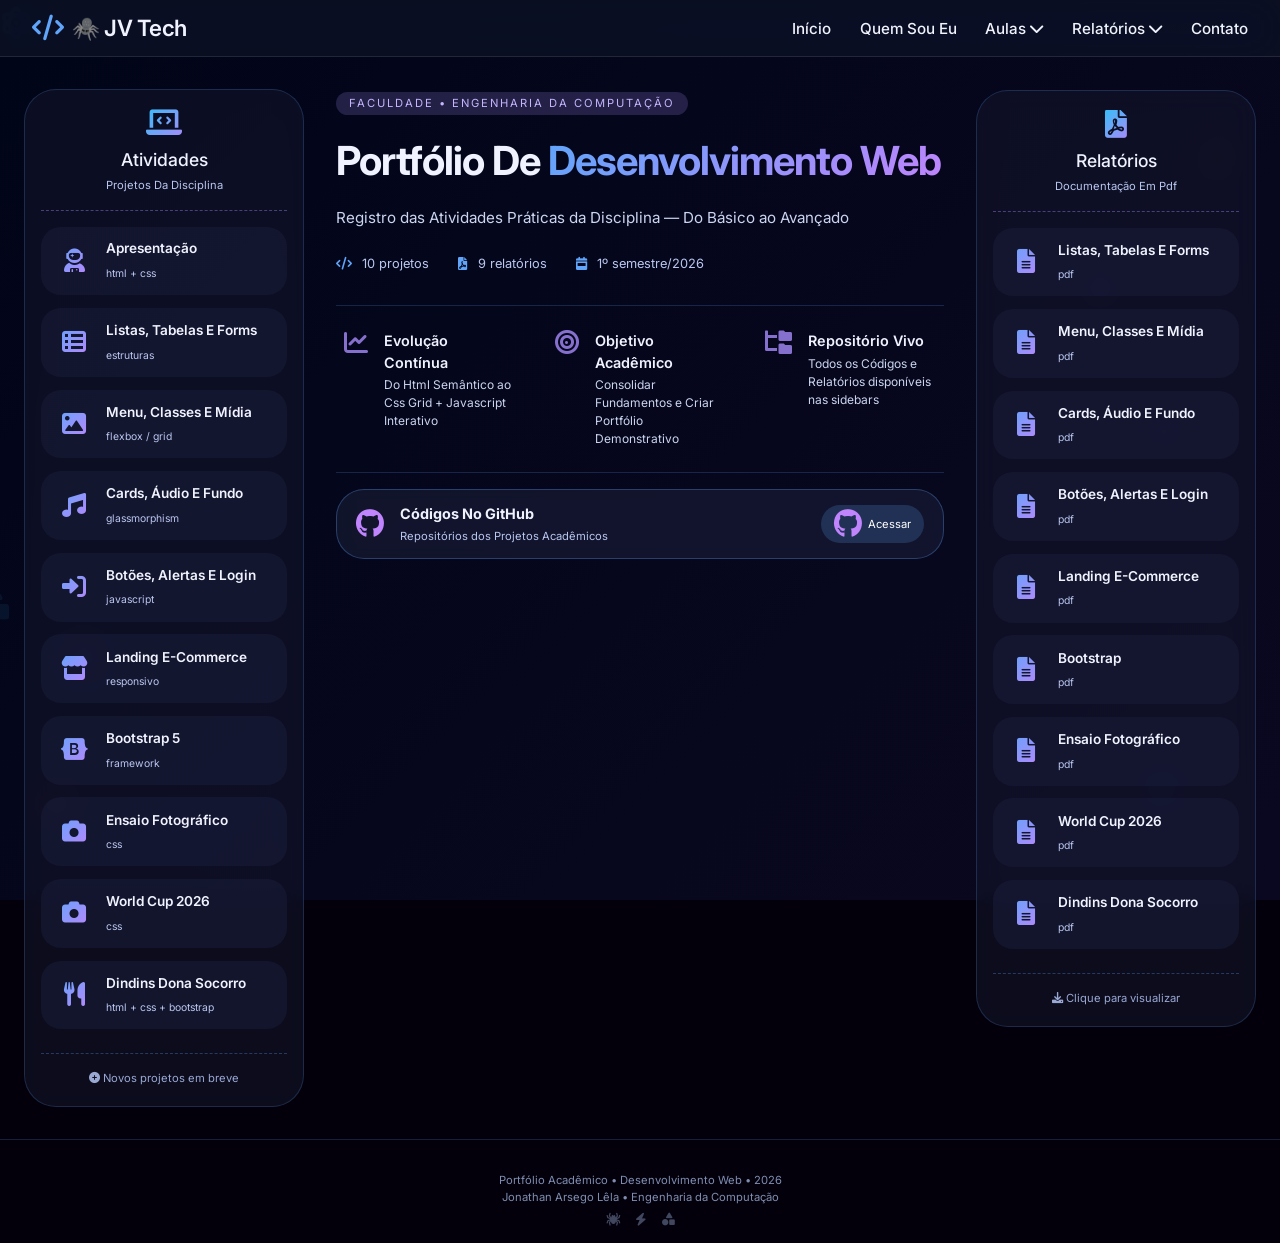
<file: index.html>
<!DOCTYPE html>
<html lang="pt-br">

<head>
    <meta charset="UTF-8">
    <meta name="viewport" content="width=device-width, initial-scale=1.0">
    <title>Portfólio • Atividades Faculdade</title>
    <link rel="preconnect" href="https://fonts.googleapis.com">
    <link rel="preconnect" href="https://fonts.gstatic.com" crossorigin>
    <link
        href="https://fonts.googleapis.com/css2?family=Inter:opsz,wght@14..32,300;14..32,400;14..32,500;14..32,600;14..32,700&display=swap"
        rel="stylesheet">
    <link rel="stylesheet" href="https://cdnjs.cloudflare.com/ajax/libs/font-awesome/6.0.0-beta3/css/all.min.css">
    <link rel="stylesheet" href="style.css">
</head>

<body>

    <!-- Fundo gradiente azul → roxo (mantido) -->
    <div class="gradient-aurora"></div>

    <!-- Ícones flutuantes -->
    <div class="float-icon"><i class="fas fa-atom"></i></div>
    <div class="float-icon second"><i class="fas fa-microchip"></i></div>
    <div class="float-icon third"><i class="fas fa-cube"></i></div>
    <div class="float-icon fourth"><i class="fas fa-brain"></i></div>
    <div class="float-icon fifth"><i class="fas fa-chart-line"></i></div>
    <div class="float-icon sixth"><i class="fas fa-shapes"></i></div>
    <div class="float-icon spider-icon"><i class="fas fa-spider"></i></div>
    <div class="float-icon lightning-icon"><i class="fas fa-bolt"></i></div>

    <!-- Menu no estilo "liquid glass" Apple -->
    <nav class="apple-glass">
        <div class="nav-container">
            <div class="logo">
                <i class="fas fa-code"></i>
                <span>🕷️ JV Tech</span>
            </div>
            <ul class="menu-apple">
                <li><a href="index.html" class="active">Início</a></li>
                <li><a href="Eu.html">Quem sou eu</a></li>
                <li class="dropdown-apple">
                    <a href="#">Aulas <i class="fas fa-chevron-down"></i></a>
                    <ul class="submenu-apple">
                        <li><a href="apresentacao.html">Apresentação</a></li>
                        <li><a href="listas.html">Listas, tabelas e forms</a></li>
                        <li><a href="menu.html">Menu, classes e mídia</a></li>
                        <li><a href="cards.html">Cards, áudio e fundo</a></li>
                        <li><a href="login.html">Botões, alertas e login</a></li>
                        <li><a href="e-comerce.html">Landing e-commerce</a></li>
                        <li><a href="bootstrap.html">Bootstrap</a></li>
                        <li><a href="fotografia.html">Ensaio Fotográfico</a></li>
                        <li><a href="worldcup.html">World Cup 2026</a></li>
                        <li><a href="dindins.html">Dindins Dona Socorro</a></li>
                    </ul>
                </li>
                <li class="dropdown-apple">
                    <a href="#">Relatórios <i class="fas fa-chevron-down"></i></a>
                    <ul class="submenu-apple">
                        <li><a href="pdfs/relatorio1.pdf" target="_blank">Listas, tabelas e forms</a></li>
                        <li><a href="pdfs/relatorio2.pdf" target="_blank">Menu, classes e mídia</a></li>
                        <li><a href="pdfs/relatorio3.pdf" target="_blank">Cards, áudio e fundo</a></li>
                        <li><a href="pdfs/relatorio4.pdf" target="_blank">Botões, alertas e login</a></li>
                        <li><a href="pdfs/relatorio5.pdf" target="_blank">Landing e-commerce</a></li>
                        <li><a href="pdfs/relatorio6.pdf" target="_blank">Bootstrap</a></li>
                        <li><a href="pdfs/relatorio7.pdf" target="_blank">Ensaio Fotográfico</a></li>
                        <li><a href="pdfs/relatorio8.pdf" target="_blank">World Cup 2026</a></li>
                        <li><a href="pdfs/relatorio9.pdf" target="_blank">Dindins Dona Socorro</a></li>
                    </ul>
                </li>
                <li><a href="Contato.html">Contato</a></li>
            </ul>
        </div>
    </nav>

    <div class="layout">
        <!-- Sidebar Esquerda: Aulas -->
        <aside class="sidebar sidebar-left">
            <div class="sidebar-header">
                <i class="fas fa-laptop-code"></i>
                <h3>Atividades</h3>
                <p>Projetos da disciplina</p>
            </div>
            <div class="project-list">
                <a href="apresentacao.html" class="project-card">
                    <div class="card-icon"><i class="fas fa-user-astronaut"></i></div>
                    <div class="card-info"><strong>Apresentação</strong><span>html + css</span></div>
                </a>
                <a href="listas.html" class="project-card">
                    <div class="card-icon"><i class="fas fa-table-list"></i></div>
                    <div class="card-info"><strong>Listas, tabelas e forms</strong><span>estruturas</span></div>
                </a>
                <a href="menu.html" class="project-card">
                    <div class="card-icon"><i class="fas fa-image"></i></div>
                    <div class="card-info"><strong>Menu, classes e mídia</strong><span>flexbox / grid</span></div>
                </a>
                <a href="cards.html" class="project-card">
                    <div class="card-icon"><i class="fas fa-music"></i></div>
                    <div class="card-info"><strong>Cards, áudio e fundo</strong><span>glassmorphism</span></div>
                </a>
                <a href="login.html" class="project-card">
                    <div class="card-icon"><i class="fas fa-right-to-bracket"></i></div>
                    <div class="card-info"><strong>Botões, alertas e login</strong><span>javascript</span></div>
                </a>
                <a href="e-comerce.html" class="project-card">
                    <div class="card-icon"><i class="fas fa-store"></i></div>
                    <div class="card-info"><strong>Landing e-commerce</strong><span>responsivo</span></div>
                </a>
                <a href="bootstrap.html" class="project-card">
                    <div class="card-icon"><i class="fab fa-bootstrap"></i></div>
                    <div class="card-info"><strong>Bootstrap 5</strong><span>framework</span></div>
                </a>
                <a href="fotografia.html" class="project-card">
                    <div class="card-icon"><i class="fas fa-camera"></i></div>
                    <div class="card-info"><strong>Ensaio Fotográfico</strong><span>css</span></div>
                </a>
                <a href="worldcup.html" class="project-card">
                    <div class="card-icon"><i class="fas fa-camera"></i></div>
                    <div class="card-info"><strong>World Cup 2026</strong><span>css</span></div>
                </a>
                <a href="dindins.html" class="project-card">
                    <div class="card-icon"><i class="fas fa-utensils"></i></div>
                    <div class="card-info"><strong>Dindins Dona Socorro</strong><span>html + css + bootstrap</span></div>
                </a>
            </div>
            <div class="sidebar-footer"><i class="fas fa-plus-circle"></i> Novos projetos em breve</div>
        </aside>

        <!-- Conteúdo Central -->
        <main class="main-content">
            <div class="hero-minimal">
                <span class="tag">Faculdade • Engenharia Da Computação</span>
                <h1>Portfólio De <span class="gradient">Desenvolvimento Web</span></h1>
                <p>Registro das Atividades Práticas da Disciplina — Do Básico ao Avançado</p>
                <div class="stats">
                    <div><i class="fas fa-code"></i> 10 projetos</div>
                    <div><i class="fas fa-file-pdf"></i> 9 relatórios</div>
                    <div><i class="fas fa-calendar-week"></i> 1º semestre/2026</div>
                </div>
            </div>

            <div class="info-cards-mini">
                <div class="info-mini">
                    <i class="fas fa-chart-line"></i>
                    <div>
                        <h4>Evolução Contínua</h4>
                        <p>Do Html Semântico ao Css Grid + Javascript Interativo</p>
                    </div>
                </div>
                <div class="info-mini">
                    <i class="fas fa-bullseye"></i>
                    <div>
                        <h4>Objetivo Acadêmico</h4>
                        <p>Consolidar Fundamentos e Criar Portfólio Demonstrativo</p>
                    </div>
                </div>
                <div class="info-mini">
                    <i class="fas fa-folder-tree"></i>
                    <div>
                        <h4>Repositório Vivo</h4>
                        <p>Todos os Códigos e Relatórios disponíveis nas sidebars</p>
                    </div>
                </div>
            </div>

            <div class="github-card-mini">
                <i class="fab fa-github"></i>
                <div class="github-info">
                    <h4>Códigos No GitHub</h4>
                    <p>Repositórios dos Projetos Acadêmicos</p>
                </div>
                <a href="https://github.com/FaculdadeJV" target="_blank" class="github-link-mini">
                    <i class="fab fa-github"></i> Acessar
                </a>
            </div>
        </main>

        <!-- Sidebar Direita: Relatórios -->
        <aside class="sidebar sidebar-right">
            <div class="sidebar-header">
                <i class="fas fa-file-pdf"></i>
                <h3>Relatórios</h3>
                <p>Documentação em pdf</p>
            </div>
            <div class="project-list">
                <a href="pdfs/relatorio1.pdf" target="_blank" class="project-card">
                    <div class="card-icon"><i class="fas fa-file-alt"></i></div>
                    <div class="card-info"><strong>Listas, tabelas e forms</strong><span>pdf</span></div>
                </a>
                <a href="pdfs/relatorio2.pdf" target="_blank" class="project-card">
                    <div class="card-icon"><i class="fas fa-file-alt"></i></div>
                    <div class="card-info"><strong>Menu, classes e mídia</strong><span>pdf</span></div>
                </a>
                <a href="pdfs/relatorio3.pdf" target="_blank" class="project-card">
                    <div class="card-icon"><i class="fas fa-file-alt"></i></div>
                    <div class="card-info"><strong>Cards, áudio e fundo</strong><span>pdf</span></div>
                </a>
                <a href="pdfs/relatorio4.pdf" target="_blank" class="project-card">
                    <div class="card-icon"><i class="fas fa-file-alt"></i></div>
                    <div class="card-info"><strong>Botões, alertas e login</strong><span>pdf</span></div>
                </a>
                <a href="pdfs/relatorio5.pdf" target="_blank" class="project-card">
                    <div class="card-icon"><i class="fas fa-file-alt"></i></div>
                    <div class="card-info"><strong>Landing e-commerce</strong><span>pdf</span></div>
                </a>
                <a href="pdfs/relatorio6.pdf" target="_blank" class="project-card">
                    <div class="card-icon"><i class="fas fa-file-alt"></i></div>
                    <div class="card-info"><strong>Bootstrap</strong><span>pdf</span></div>
                </a>
                <a href="pdfs/relatorio7.pdf" target="_blank" class="project-card">
                    <div class="card-icon"><i class="fas fa-file-alt"></i></div>
                    <div class="card-info"><strong>Ensaio Fotográfico</strong><span>pdf</span></div>
                </a>
                <a href="pdfs/relatorio8.pdf" target="_blank" class="project-card">
                    <div class="card-icon"><i class="fas fa-file-alt"></i></div>
                    <div class="card-info"><strong>World Cup 2026</strong><span>pdf</span></div>
                </a>
                <a href="pdfs/relatorio9.pdf" target="_blank" class="project-card">
                    <div class="card-icon"><i class="fas fa-file-alt"></i></div>
                    <div class="card-info"><strong>Dindins Dona Socorro</strong><span>pdf</span></div>
                </a>
            </div>
            <div class="sidebar-footer"><i class="fas fa-download"></i> Clique para visualizar</div>
        </aside>
    </div>

    <footer>
        <p>Portfólio Acadêmico • Desenvolvimento Web • <span id="ano"></span></p>
        <p>Jonathan Arsego Lêla • Engenharia da Computação</p>
        <div class="footer-icons"><i class="fas fa-spider"></i> <i class="fas fa-bolt"></i> <i
                class="fas fa-shapes"></i></div>
    </footer>

    <script>document.getElementById('ano').innerText = new Date().getFullYear();</script>
</body>

</html>
</file>
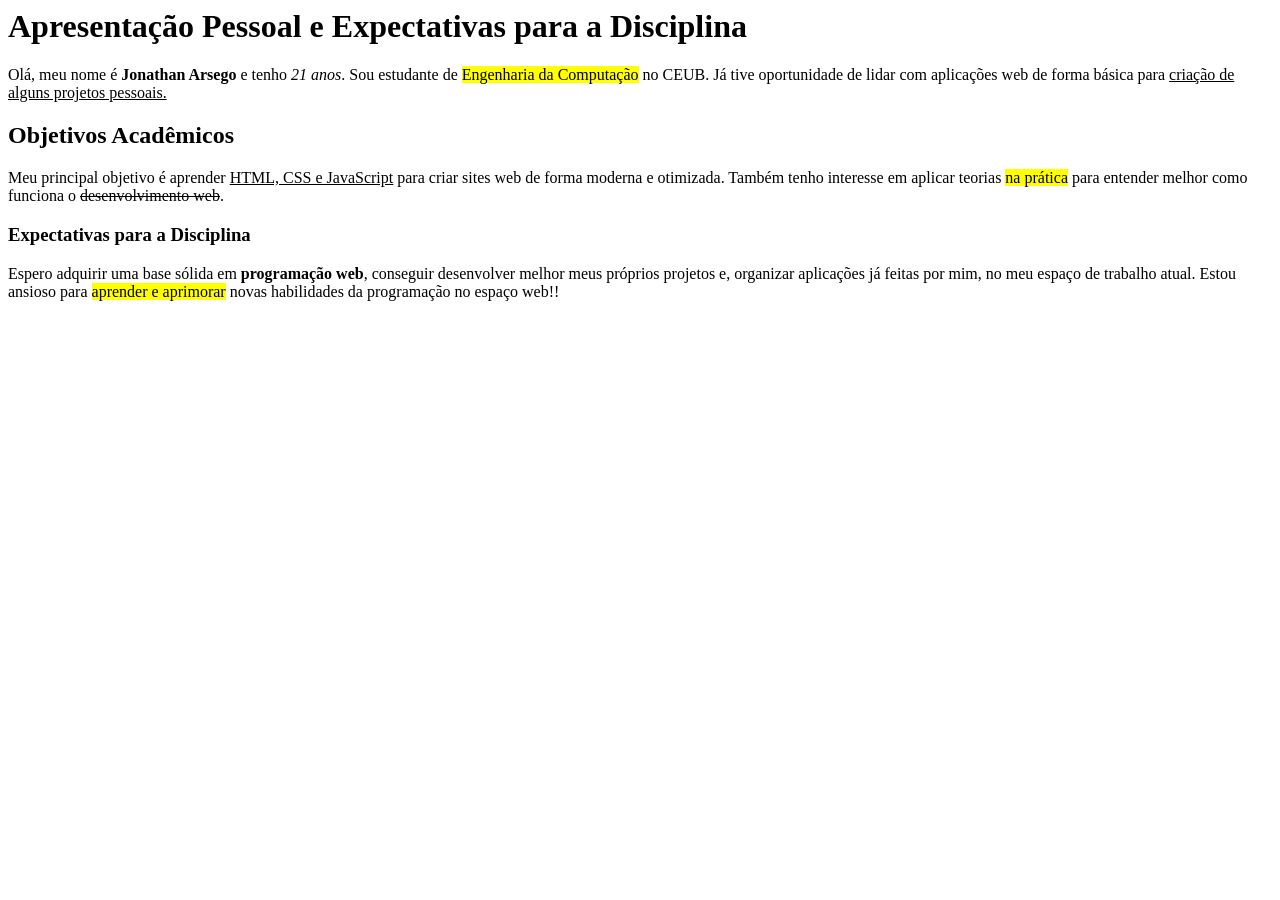
<file: apresentacao.html>
<html>

<head>
    <title>Atividade 1 - Desenvolvimento Web</title>
</head>

<body>
    <h1>Apresentação Pessoal e Expectativas para a Disciplina</h1>
    <p>Olá, meu nome é <b>Jonathan Arsego</b> e tenho <i>21 anos</i>. Sou estudante de <mark>
            Engenharia da Computação</mark> no CEUB. Já tive oportunidade de lidar com aplicações web de forma
        básica para <u>criação de alguns projetos pessoais.</u> </p>
    <h2>Objetivos Acadêmicos</h2>
    <p>Meu principal objetivo é aprender <u>HTML, CSS e JavaScript</u> para criar sites web de forma
        moderna e otimizada. Também tenho interesse em aplicar teorias <mark> na prática</mark> para
        entender melhor como funciona o <s>desenvolvimento web</s>. </p>
    <h3>Expectativas para a Disciplina</h3>
    <p>Espero adquirir uma base sólida em <b>programação web</b>, conseguir desenvolver melhor meus
        próprios projetos e, organizar aplicações já feitas por mim, no meu espaço de trabalho atual. Estou
        ansioso para <mark>aprender e aprimorar</mark> novas habilidades da programação no espaço web!!</p>
</body>

</html>
</file>
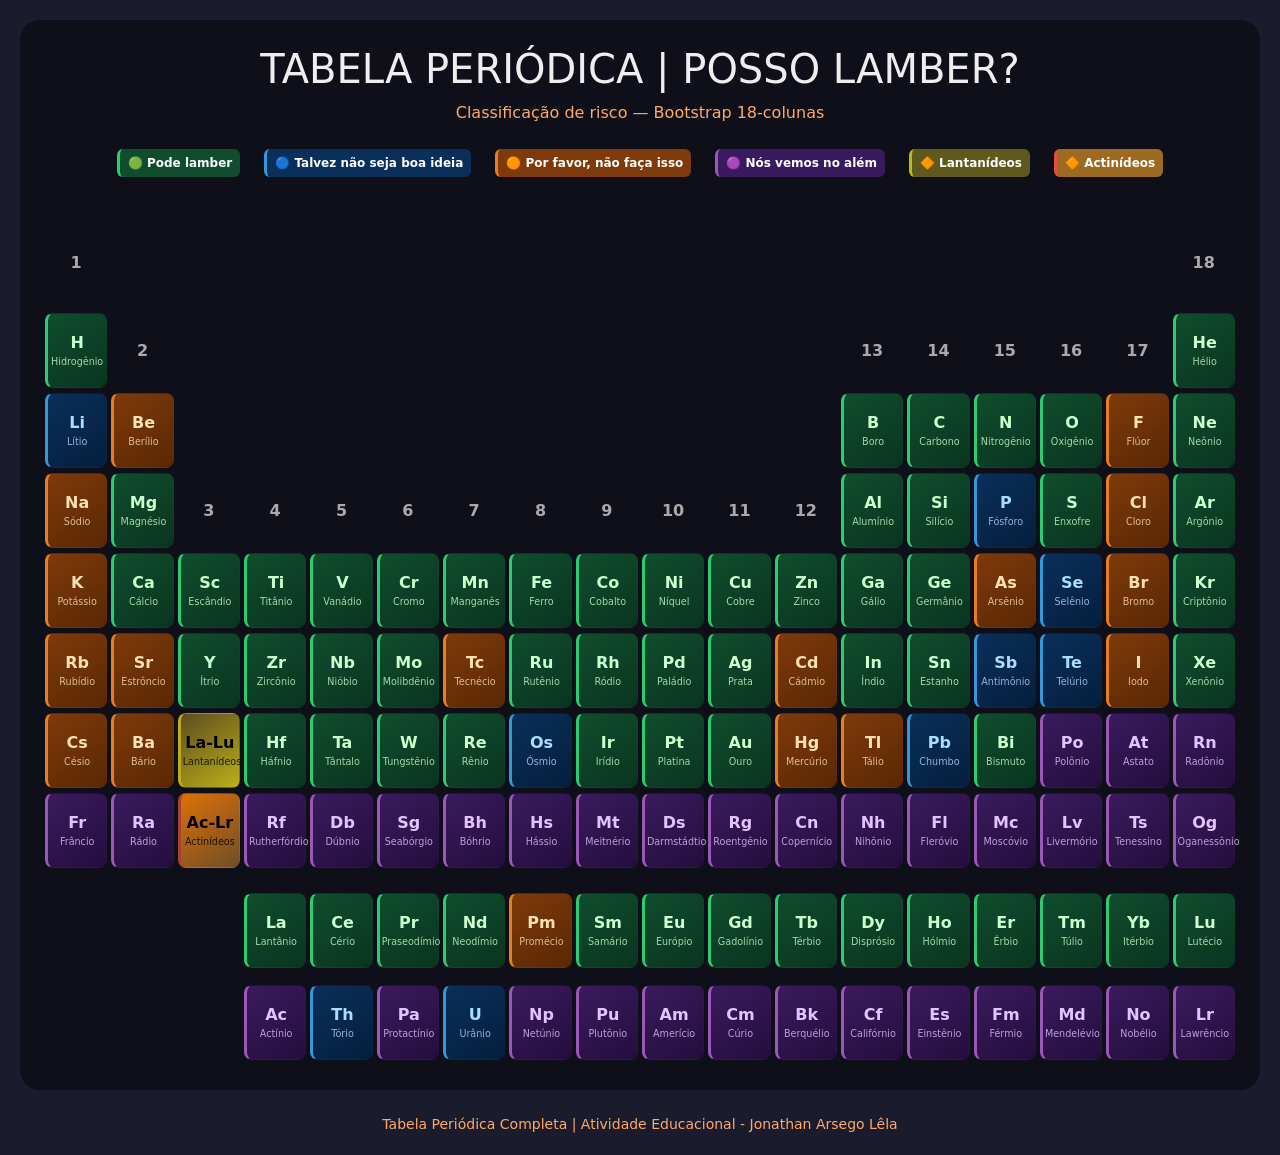
<file: bootstrap.html>
<!DOCTYPE html>
<html lang="pt-br">
<head>
    <meta charset="UTF-8">
    <meta name="viewport" content="width=device-width, initial-scale=1.0">
    <title>Tabela Periódica Completa - Posso Lamber?</title>
    <link href="https://cdn.jsdelivr.net/npm/bootstrap@5.3.0-alpha1/dist/css/bootstrap.min.css" rel="stylesheet">
    <style>
        body { background: #1b1b2e; color: #eee; padding: 20px; }
        .container-custom { max-width: 1600px; margin: auto; background: #0f0f1a; padding: 25px; border-radius: 20px; }
        
        /* ESTENDENDO O BOOTSTRAP PARA 18 COLUNAS */
        .row-cols-18 > * {
            flex: 0 0 auto;
            width: 5.55555556%;
        }

        .celula {
            background: #1e1e2a;
            border-radius: 8px;
            padding: 8px 2px;
            text-align: center;
            transition: 0.2s;
            font-weight: bold;
            border: 1px solid rgba(2, 0, 0, 0.05);
            min-height: 75px;
            display: flex;
            flex-direction: column;
            justify-content: center;
            margin-bottom: 5px;
        }

        .celula:hover { transform: scale(1.05); z-index: 5; box-shadow: 0 5px 15px rgba(0,0,0,0.5); }
        .sigla { font-size: 1rem; font-weight: 800; }
        .nome { font-size: 0.6em; opacity: 0.8; font-weight: normal; }

        .categoria-verde { background: linear-gradient(145deg, #0f4d2e, #0a3520); color: #ccffcc; border-left: 3px solid #2ecc71; }
        .categoria-azul { background: linear-gradient(145deg, #0a2f5a, #051f3d); color: #aaddff; border-left: 3px solid #3498db; }
        .categoria-laranja { background: linear-gradient(145deg, #7e3a0a, #5a2804); color: #ffe0b3; border-left: 3px solid #e67e22; }
        .categoria-roxa { background: linear-gradient(145deg, #3a1a5e, #240e3d); color: #e4c2ff; border-left: 3px solid #9b59b6; }
        .categoria-lantanideo { background: linear-gradient(145deg, #5e4d1e, #bbb019); color: #000000; border-left: 3px solid #bcac1a; }
        .categoria-actinideo { background: linear-gradient(145deg, #dd7009, #704e26); color: #000000; border-left: 3px solid #a54136; }
        
        .vazio { visibility: hidden; }
        .celula-vazia { background: rgba(30,30,42,0.3); border: 1px dashed rgba(255,255,255,0.05); visibility: hidden; }
    </style>
</head>
<body>

<div class="container-custom">
    <h1 class="text-center mb-2">TABELA PERIÓDICA | POSSO LAMBER?</h1>
    <p class="text-center mb-4" style="color: #ffaa66;">Classificação de risco — Bootstrap 18-colunas</p>

    <div class="d-flex justify-content-center gap-4 mb-5 flex-wrap">
        <div class="badge p-2" style="background: #0f4d2e; border-left: 3px solid #2ecc71;">🟢 Pode lamber</div>
        <div class="badge p-2" style="background: #0a2f5a; border-left: 3px solid #3498db;">🔵 Talvez não seja boa ideia</div>
        <div class="badge p-2" style="background: #7e3a0a; border-left: 3px solid #e67e22;">🟠 Por favor, não faça isso</div>
        <div class="badge p-2" style="background: #3a1a5e; border-left: 3px solid #9b59b6;">🟣 Nós vemos no além</div>
        <div class="badge p-2" style="background: #5e5a1e; border-left: 3px solid #b9bc1a;">🔶 Lantanídeos</div>
        <div class="badge p-2" style="background: #9c6b21; border-left: 3px solid #e74c3c;">🔶 Actinídeos</div>
    </div>

    <div class="tabela-periodica">

        <!-- LINHA DE NÚMEROS DAS COLUNAS 1 e 18 -->
        <div class="row g-1 row-cols-18 mb-2">
            <div class="col"><div class="celula celula-num" style="background: #0f0f1a; border: none; font-weight: bold; color: #aaa;">1</div></div>
            <div class="col"><div class="celula celula-vazia vazio"></div></div>
            <div class="col"><div class="celula celula-vazia vazio"></div></div>
            <div class="col"><div class="celula celula-vazia vazio"></div></div>
            <div class="col"><div class="celula celula-vazia vazio"></div></div>
            <div class="col"><div class="celula celula-vazia vazio"></div></div>
            <div class="col"><div class="celula celula-vazia vazio"></div></div>
            <div class="col"><div class="celula celula-vazia vazio"></div></div>
            <div class="col"><div class="celula celula-vazia vazio"></div></div>
            <div class="col"><div class="celula celula-vazia vazio"></div></div>
            <div class="col"><div class="celula celula-vazia vazio"></div></div>
            <div class="col"><div class="celula celula-vazia vazio"></div></div>
            <div class="col"><div class="celula celula-vazia vazio"></div></div>
            <div class="col"><div class="celula celula-vazia vazio"></div></div>
            <div class="col"><div class="celula celula-vazia vazio"></div></div>
            <div class="col"><div class="celula celula-vazia vazio"></div></div>
            <div class="col"><div class="celula celula-vazia vazio"></div></div>
            <div class="col"><div class="celula celula-num" style="background: #0f0f1a; border: none; font-weight: bold; color: #aaa;">18</div></div>
        </div>
        
        <!-- LINHA 1: H e He  -->
        <div class="row g-1 row-cols-18">
            
            <div class="col"><div class="celula categoria-verde"><div class="sigla">H</div><div class="nome">Hidrogênio</div></div></div>
            <!-- LINHA DE NÚMEROS DAS COLUNAS 2 A 17 -->
            <div class="col"><div class="celula celula-num" style="background: #0f0f1a; border: none; font-weight: bold; color: #aaa;">2</div></div>
            <!-- LINHAS VAZIAS -->
            <div class="col"><div class="celula celula-vazia vazio"></div></div>
            <div class="col"><div class="celula celula-vazia vazio"></div></div>
            <div class="col"><div class="celula celula-vazia vazio"></div></div>
            <div class="col"><div class="celula celula-vazia vazio"></div></div>
            <div class="col"><div class="celula celula-vazia vazio"></div></div>
            <div class="col"><div class="celula celula-vazia vazio"></div></div>
            <div class="col"><div class="celula celula-vazia vazio"></div></div>
            <div class="col"><div class="celula celula-vazia vazio"></div></div>
            <div class="col"><div class="celula celula-vazia vazio"></div></div>
            <div class="col"><div class="celula celula-vazia vazio"></div></div>
            <!-- LINHA DE NÚMEROS DAS COLUNAS E ÚLTIMO ELEMENTO DA LINHA -->
            <div class="col"><div class="celula celula-num" style="background: #0f0f1a; border: none; font-weight: bold; color: #aaa;">13</div></div>
            <div class="col"><div class="celula celula-num" style="background: #0f0f1a; border: none; font-weight: bold; color: #aaa;">14</div></div>
            <div class="col"><div class="celula celula-num" style="background: #0f0f1a; border: none; font-weight: bold; color: #aaa;">15</div></div>
            <div class="col"><div class="celula celula-num" style="background: #0f0f1a; border: none; font-weight: bold; color: #aaa;">16</div></div>
            <div class="col"><div class="celula celula-num" style="background: #0f0f1a; border: none; font-weight: bold; color: #aaa;">17</div></div>
            <div class="col"><div class="celula categoria-verde"><div class="sigla">He</div><div class="nome">Hélio</div></div></div>
        </div>

        <!-- LINHA 2: Li a Ne  -->
        <div class="row g-1 row-cols-18">
            <div class="col"><div class="celula categoria-azul"><div class="sigla">Li</div><div class="nome">Lítio</div></div></div>
            <div class="col"><div class="celula categoria-laranja"><div class="sigla">Be</div><div class="nome">Berílio</div></div></div>
            <div class="col"><div class="celula celula-vazia vazio"></div></div>
            <div class="col"><div class="celula celula-vazia vazio"></div></div>
            <div class="col"><div class="celula celula-vazia vazio"></div></div>
            <div class="col"><div class="celula celula-vazia vazio"></div></div>
            <div class="col"><div class="celula celula-vazia vazio"></div></div>
            <div class="col"><div class="celula celula-vazia vazio"></div></div>
            <div class="col"><div class="celula celula-vazia vazio"></div></div>
            <div class="col"><div class="celula celula-vazia vazio"></div></div>
            <div class="col"><div class="celula celula-vazia vazio"></div></div>
            <div class="col"><div class="celula celula-vazia vazio"></div></div>
            <div class="col"><div class="celula categoria-verde"><div class="sigla">B</div><div class="nome">Boro</div></div></div>
            <div class="col"><div class="celula categoria-verde"><div class="sigla">C</div><div class="nome">Carbono</div></div></div>
            <div class="col"><div class="celula categoria-verde"><div class="sigla">N</div><div class="nome">Nitrogênio</div></div></div>
            <div class="col"><div class="celula categoria-verde"><div class="sigla">O</div><div class="nome">Oxigênio</div></div></div>
            <div class="col"><div class="celula categoria-laranja"><div class="sigla">F</div><div class="nome">Flúor</div></div></div>
            <div class="col"><div class="celula categoria-verde"><div class="sigla">Ne</div><div class="nome">Neônio</div></div></div>
        </div>

        <!-- LINHA 3: Na a Ar  -->
        <div class="row g-1 row-cols-18">
            <div class="col"><div class="celula categoria-laranja"><div class="sigla">Na</div><div class="nome">Sódio</div></div></div>
            <div class="col"><div class="celula categoria-verde"><div class="sigla">Mg</div><div class="nome">Magnésio</div></div></div>
            <!-- LINHA DE NÚMEROS DAS COLUNAS 3 A 12 -->
            <div class="col"><div class="celula celula-num" style="background: #0f0f1a; border: none; font-weight: bold; color: #aaa;">3</div></div>
            <div class="col"><div class="celula celula-num" style="background: #0f0f1a; border: none; font-weight: bold; color: #aaa;">4</div></div>
            <div class="col"><div class="celula celula-num" style="background: #0f0f1a; border: none; font-weight: bold; color: #aaa;">5</div></div>
            <div class="col"><div class="celula celula-num" style="background: #0f0f1a; border: none; font-weight: bold; color: #aaa;">6</div></div>
            <div class="col"><div class="celula celula-num" style="background: #0f0f1a; border: none; font-weight: bold; color: #aaa;">7</div></div>
            <div class="col"><div class="celula celula-num" style="background: #0f0f1a; border: none; font-weight: bold; color: #aaa;">8</div></div>
            <div class="col"><div class="celula celula-num" style="background: #0f0f1a; border: none; font-weight: bold; color: #aaa;">9</div></div>
            <div class="col"><div class="celula celula-num" style="background: #0f0f1a; border: none; font-weight: bold; color: #aaa;">10</div></div>
            <div class="col"><div class="celula celula-num" style="background: #0f0f1a; border: none; font-weight: bold; color: #aaa;">11</div></div>
            <div class="col"><div class="celula celula-num" style="background: #0f0f1a; border: none; font-weight: bold; color: #aaa;">12</div></div>
            <!-- CONTINUAÇÃO DOS ELEMENTOS -->
            <div class="col"><div class="celula categoria-verde"><div class="sigla">Al</div><div class="nome">Alumínio</div></div></div>
            <div class="col"><div class="celula categoria-verde"><div class="sigla">Si</div><div class="nome">Silício</div></div></div>
            <div class="col"><div class="celula categoria-azul"><div class="sigla">P</div><div class="nome">Fósforo</div></div></div>
            <div class="col"><div class="celula categoria-verde"><div class="sigla">S</div><div class="nome">Enxofre</div></div></div>
            <div class="col"><div class="celula categoria-laranja"><div class="sigla">Cl</div><div class="nome">Cloro</div></div></div>
            <div class="col"><div class="celula categoria-verde"><div class="sigla">Ar</div><div class="nome">Argônio</div></div></div>
        </div>

        <!-- LINHA 4: K a Kr  -->
        <div class="row g-1 row-cols-18">
            <div class="col"><div class="celula categoria-laranja"><div class="sigla">K</div><div class="nome">Potássio</div></div></div>
            <div class="col"><div class="celula categoria-verde"><div class="sigla">Ca</div><div class="nome">Cálcio</div></div></div>
            <div class="col"><div class="celula categoria-verde"><div class="sigla">Sc</div><div class="nome">Escândio</div></div></div>
            <div class="col"><div class="celula categoria-verde"><div class="sigla">Ti</div><div class="nome">Titânio</div></div></div>
            <div class="col"><div class="celula categoria-verde"><div class="sigla">V</div><div class="nome">Vanádio</div></div></div>
            <div class="col"><div class="celula categoria-verde"><div class="sigla">Cr</div><div class="nome">Cromo</div></div></div>
            <div class="col"><div class="celula categoria-verde"><div class="sigla">Mn</div><div class="nome">Manganês</div></div></div>
            <div class="col"><div class="celula categoria-verde"><div class="sigla">Fe</div><div class="nome">Ferro</div></div></div>
            <div class="col"><div class="celula categoria-verde"><div class="sigla">Co</div><div class="nome">Cobalto</div></div></div>
            <div class="col"><div class="celula categoria-verde"><div class="sigla">Ni</div><div class="nome">Níquel</div></div></div>
            <div class="col"><div class="celula categoria-verde"><div class="sigla">Cu</div><div class="nome">Cobre</div></div></div>
            <div class="col"><div class="celula categoria-verde"><div class="sigla">Zn</div><div class="nome">Zinco</div></div></div>
            <div class="col"><div class="celula categoria-verde"><div class="sigla">Ga</div><div class="nome">Gálio</div></div></div>
            <div class="col"><div class="celula categoria-verde"><div class="sigla">Ge</div><div class="nome">Germânio</div></div></div>
            <div class="col"><div class="celula categoria-laranja"><div class="sigla">As</div><div class="nome">Arsênio</div></div></div>
            <div class="col"><div class="celula categoria-azul"><div class="sigla">Se</div><div class="nome">Selênio</div></div></div>
            <div class="col"><div class="celula categoria-laranja"><div class="sigla">Br</div><div class="nome">Bromo</div></div></div>
            <div class="col"><div class="celula categoria-verde"><div class="sigla">Kr</div><div class="nome">Criptônio</div></div></div>
        </div>

        <!-- LINHA 5: Rb a Xe  -->
        <div class="row g-1 row-cols-18">
            <div class="col"><div class="celula categoria-laranja"><div class="sigla">Rb</div><div class="nome">Rubídio</div></div></div>
            <div class="col"><div class="celula categoria-laranja"><div class="sigla">Sr</div><div class="nome">Estrôncio</div></div></div>
            <div class="col"><div class="celula categoria-verde"><div class="sigla">Y</div><div class="nome">Ítrio</div></div></div>
            <div class="col"><div class="celula categoria-verde"><div class="sigla">Zr</div><div class="nome">Zircônio</div></div></div>
            <div class="col"><div class="celula categoria-verde"><div class="sigla">Nb</div><div class="nome">Nióbio</div></div></div>
            <div class="col"><div class="celula categoria-verde"><div class="sigla">Mo</div><div class="nome">Molibdênio</div></div></div>
            <div class="col"><div class="celula categoria-laranja"><div class="sigla">Tc</div><div class="nome">Tecnécio</div></div></div>
            <div class="col"><div class="celula categoria-verde"><div class="sigla">Ru</div><div class="nome">Rutênio</div></div></div>
            <div class="col"><div class="celula categoria-verde"><div class="sigla">Rh</div><div class="nome">Ródio</div></div></div>
            <div class="col"><div class="celula categoria-verde"><div class="sigla">Pd</div><div class="nome">Paládio</div></div></div>
            <div class="col"><div class="celula categoria-verde"><div class="sigla">Ag</div><div class="nome">Prata</div></div></div>
            <div class="col"><div class="celula categoria-laranja"><div class="sigla">Cd</div><div class="nome">Cádmio</div></div></div>
            <div class="col"><div class="celula categoria-verde"><div class="sigla">In</div><div class="nome">Índio</div></div></div>
            <div class="col"><div class="celula categoria-verde"><div class="sigla">Sn</div><div class="nome">Estanho</div></div></div>
            <div class="col"><div class="celula categoria-azul"><div class="sigla">Sb</div><div class="nome">Antimônio</div></div></div>
            <div class="col"><div class="celula categoria-azul"><div class="sigla">Te</div><div class="nome">Telúrio</div></div></div>
            <div class="col"><div class="celula categoria-laranja"><div class="sigla">I</div><div class="nome">Iodo</div></div></div>
            <div class="col"><div class="celula categoria-verde"><div class="sigla">Xe</div><div class="nome">Xenônio</div></div></div>
        </div>

        <!-- LINHA 6: Cs a Rn  -->
        <div class="row g-1 row-cols-18">
            <div class="col"><div class="celula categoria-laranja"><div class="sigla">Cs</div><div class="nome">Césio</div></div></div>
            <div class="col"><div class="celula categoria-laranja"><div class="sigla">Ba</div><div class="nome">Bário</div></div></div>
             <!-- Linha para os lantanídeos e continuação dos elementos -->
            <div class="col"><div class="celula categoria-lantanideo"><div class="sigla">La-Lu</div><div class="nome">Lantanídeos</div></div></div>
            <div class="col"><div class="celula categoria-verde"><div class="sigla">Hf</div><div class="nome">Háfnio</div></div></div>
            <div class="col"><div class="celula categoria-verde"><div class="sigla">Ta</div><div class="nome">Tântalo</div></div></div>
            <div class="col"><div class="celula categoria-verde"><div class="sigla">W</div><div class="nome">Tungstênio</div></div></div>
            <div class="col"><div class="celula categoria-verde"><div class="sigla">Re</div><div class="nome">Rênio</div></div></div>
            <div class="col"><div class="celula categoria-azul"><div class="sigla">Os</div><div class="nome">Ósmio</div></div></div>
            <div class="col"><div class="celula categoria-verde"><div class="sigla">Ir</div><div class="nome">Irídio</div></div></div>
            <div class="col"><div class="celula categoria-verde"><div class="sigla">Pt</div><div class="nome">Platina</div></div></div>
            <div class="col"><div class="celula categoria-verde"><div class="sigla">Au</div><div class="nome">Ouro</div></div></div>
            <div class="col"><div class="celula categoria-laranja"><div class="sigla">Hg</div><div class="nome">Mercúrio</div></div></div>
            <div class="col"><div class="celula categoria-laranja"><div class="sigla">Tl</div><div class="nome">Tálio</div></div></div>
            <div class="col"><div class="celula categoria-azul"><div class="sigla">Pb</div><div class="nome">Chumbo</div></div></div>
            <div class="col"><div class="celula categoria-verde"><div class="sigla">Bi</div><div class="nome">Bismuto</div></div></div>
            <div class="col"><div class="celula categoria-roxa"><div class="sigla">Po</div><div class="nome">Polônio</div></div></div>
            <div class="col"><div class="celula categoria-roxa"><div class="sigla">At</div><div class="nome">Astato</div></div></div>
            <div class="col"><div class="celula categoria-roxa"><div class="sigla">Rn</div><div class="nome">Radônio</div></div></div>
        </div>

        <!-- LINHA 7: Fr a Og -->
        <div class="row g-1 row-cols-18">
            <div class="col"><div class="celula categoria-roxa"><div class="sigla">Fr</div><div class="nome">Frâncio</div></div></div>
            <div class="col"><div class="celula categoria-roxa"><div class="sigla">Ra</div><div class="nome">Rádio</div></div></div>
            <!-- Linha para os actinídeos e continuação dos elementos -->
            <div class="col"><div class="celula categoria-actinideo"><div class="sigla">Ac-Lr</div><div class="nome">Actinídeos</div></div></div>
            <div class="col"><div class="celula categoria-roxa"><div class="sigla">Rf</div><div class="nome">Rutherfórdio</div></div></div>
            <div class="col"><div class="celula categoria-roxa"><div class="sigla">Db</div><div class="nome">Dúbnio</div></div></div>
            <div class="col"><div class="celula categoria-roxa"><div class="sigla">Sg</div><div class="nome">Seabórgio</div></div></div>
            <div class="col"><div class="celula categoria-roxa"><div class="sigla">Bh</div><div class="nome">Bóhrio</div></div></div>
            <div class="col"><div class="celula categoria-roxa"><div class="sigla">Hs</div><div class="nome">Hássio</div></div></div>
            <div class="col"><div class="celula categoria-roxa"><div class="sigla">Mt</div><div class="nome">Meitnério</div></div></div>
            <div class="col"><div class="celula categoria-roxa"><div class="sigla">Ds</div><div class="nome">Darmstádtio</div></div></div>
            <div class="col"><div class="celula categoria-roxa"><div class="sigla">Rg</div><div class="nome">Roentgênio</div></div></div>
            <div class="col"><div class="celula categoria-roxa"><div class="sigla">Cn</div><div class="nome">Copernício</div></div></div>
            <div class="col"><div class="celula categoria-roxa"><div class="sigla">Nh</div><div class="nome">Nihônio</div></div></div>
            <div class="col"><div class="celula categoria-roxa"><div class="sigla">Fl</div><div class="nome">Fleróvio</div></div></div>
            <div class="col"><div class="celula categoria-roxa"><div class="sigla">Mc</div><div class="nome">Moscóvio</div></div></div>
            <div class="col"><div class="celula categoria-roxa"><div class="sigla">Lv</div><div class="nome">Livermório</div></div></div>
            <div class="col"><div class="celula categoria-roxa"><div class="sigla">Ts</div><div class="nome">Tenessino</div></div></div>
            <div class="col"><div class="celula categoria-roxa"><div class="sigla">Og</div><div class="nome">Oganessônio</div></div></div>
        </div>

        <!-- LINHA DOS LANTANÍDEOS-->
        <div class="row g-1 row-cols-18 mt-3">
            <!-- As primeiras 3 colunas vazias para alinhar com a coluna do Hf, Ta, W -->
            <div class="col"><div class="celula celula-vazia vazio"></div></div>
            <div class="col"><div class="celula celula-vazia vazio"></div></div>
            <div class="col"><div class="celula celula-vazia vazio"></div></div>
            <!-- 14 elementos lantanídeos (La a Lu) ocupando colunas 4 a 17 -->
            <div class="col"><div class="celula categoria-verde"><div class="sigla">La</div><div class="nome">Lantânio</div></div></div>
            <div class="col"><div class="celula categoria-verde"><div class="sigla">Ce</div><div class="nome">Cério</div></div></div>
            <div class="col"><div class="celula categoria-verde"><div class="sigla">Pr</div><div class="nome">Praseodímio</div></div></div>
            <div class="col"><div class="celula categoria-verde"><div class="sigla">Nd</div><div class="nome">Neodímio</div></div></div>
            <div class="col"><div class="celula categoria-laranja"><div class="sigla">Pm</div><div class="nome">Promécio</div></div></div>
            <div class="col"><div class="celula categoria-verde"><div class="sigla">Sm</div><div class="nome">Samário</div></div></div>
            <div class="col"><div class="celula categoria-verde"><div class="sigla">Eu</div><div class="nome">Európio</div></div></div>
            <div class="col"><div class="celula categoria-verde"><div class="sigla">Gd</div><div class="nome">Gadolínio</div></div></div>
            <div class="col"><div class="celula categoria-verde"><div class="sigla">Tb</div><div class="nome">Térbio</div></div></div>
            <div class="col"><div class="celula categoria-verde"><div class="sigla">Dy</div><div class="nome">Disprósio</div></div></div>
            <div class="col"><div class="celula categoria-verde"><div class="sigla">Ho</div><div class="nome">Hólmio</div></div></div>
            <div class="col"><div class="celula categoria-verde"><div class="sigla">Er</div><div class="nome">Érbio</div></div></div>
            <div class="col"><div class="celula categoria-verde"><div class="sigla">Tm</div><div class="nome">Túlio</div></div></div>
            <div class="col"><div class="celula categoria-verde"><div class="sigla">Yb</div><div class="nome">Itérbio</div></div></div>
            <div class="col"><div class="celula categoria-verde"><div class="sigla">Lu</div><div class="nome">Lutécio</div></div></div>
        </div>

        <!-- LINHA DOS ACTINÍDEOS -->
        <div class="row g-1 row-cols-18 mt-2">
            <!-- As primeiras 3 colunas vazias para alinhar com a coluna do Hf, Ta, W -->
            <div class="col"><div class="celula celula-vazia vazio"></div></div>
            <div class="col"><div class="celula celula-vazia vazio"></div></div>
            <div class="col"><div class="celula celula-vazia vazio"></div></div>
            <!-- 14 elementos actinídeos (Ac a Lr) ocupando colunas 4 a 17 -->
            <div class="col"><div class="celula categoria-roxa"><div class="sigla">Ac</div><div class="nome">Actínio</div></div></div>
            <div class="col"><div class="celula categoria-azul"><div class="sigla">Th</div><div class="nome">Tório</div></div></div>
            <div class="col"><div class="celula categoria-roxa"><div class="sigla">Pa</div><div class="nome">Protactínio</div></div></div>
            <div class="col"><div class="celula categoria-azul"><div class="sigla">U</div><div class="nome">Urânio</div></div></div>
            <div class="col"><div class="celula categoria-roxa"><div class="sigla">Np</div><div class="nome">Netúnio</div></div></div>
            <div class="col"><div class="celula categoria-roxa"><div class="sigla">Pu</div><div class="nome">Plutônio</div></div></div>
            <div class="col"><div class="celula categoria-roxa"><div class="sigla">Am</div><div class="nome">Amerício</div></div></div>
            <div class="col"><div class="celula categoria-roxa"><div class="sigla">Cm</div><div class="nome">Cúrio</div></div></div>
            <div class="col"><div class="celula categoria-roxa"><div class="sigla">Bk</div><div class="nome">Berquélio</div></div></div>
            <div class="col"><div class="celula categoria-roxa"><div class="sigla">Cf</div><div class="nome">Califórnio</div></div></div>
            <div class="col"><div class="celula categoria-roxa"><div class="sigla">Es</div><div class="nome">Einstênio</div></div></div>
            <div class="col"><div class="celula categoria-roxa"><div class="sigla">Fm</div><div class="nome">Férmio</div></div></div>
            <div class="col"><div class="celula categoria-roxa"><div class="sigla">Md</div><div class="nome">Mendelévio</div></div></div>
            <div class="col"><div class="celula categoria-roxa"><div class="sigla">No</div><div class="nome">Nobélio</div></div></div>
            <div class="col"><div class="celula categoria-roxa"><div class="sigla">Lr</div><div class="nome">Lawrêncio</div></div></div>
        </div>
        </div>
    </div>
    <div class="footer mt-4 text-center small" style="color: #ffaa66;">
        Tabela Periódica Completa | Atividade Educacional  - Jonathan Arsego Lêla
    </div>
</div>

</body>
</html>
</file>
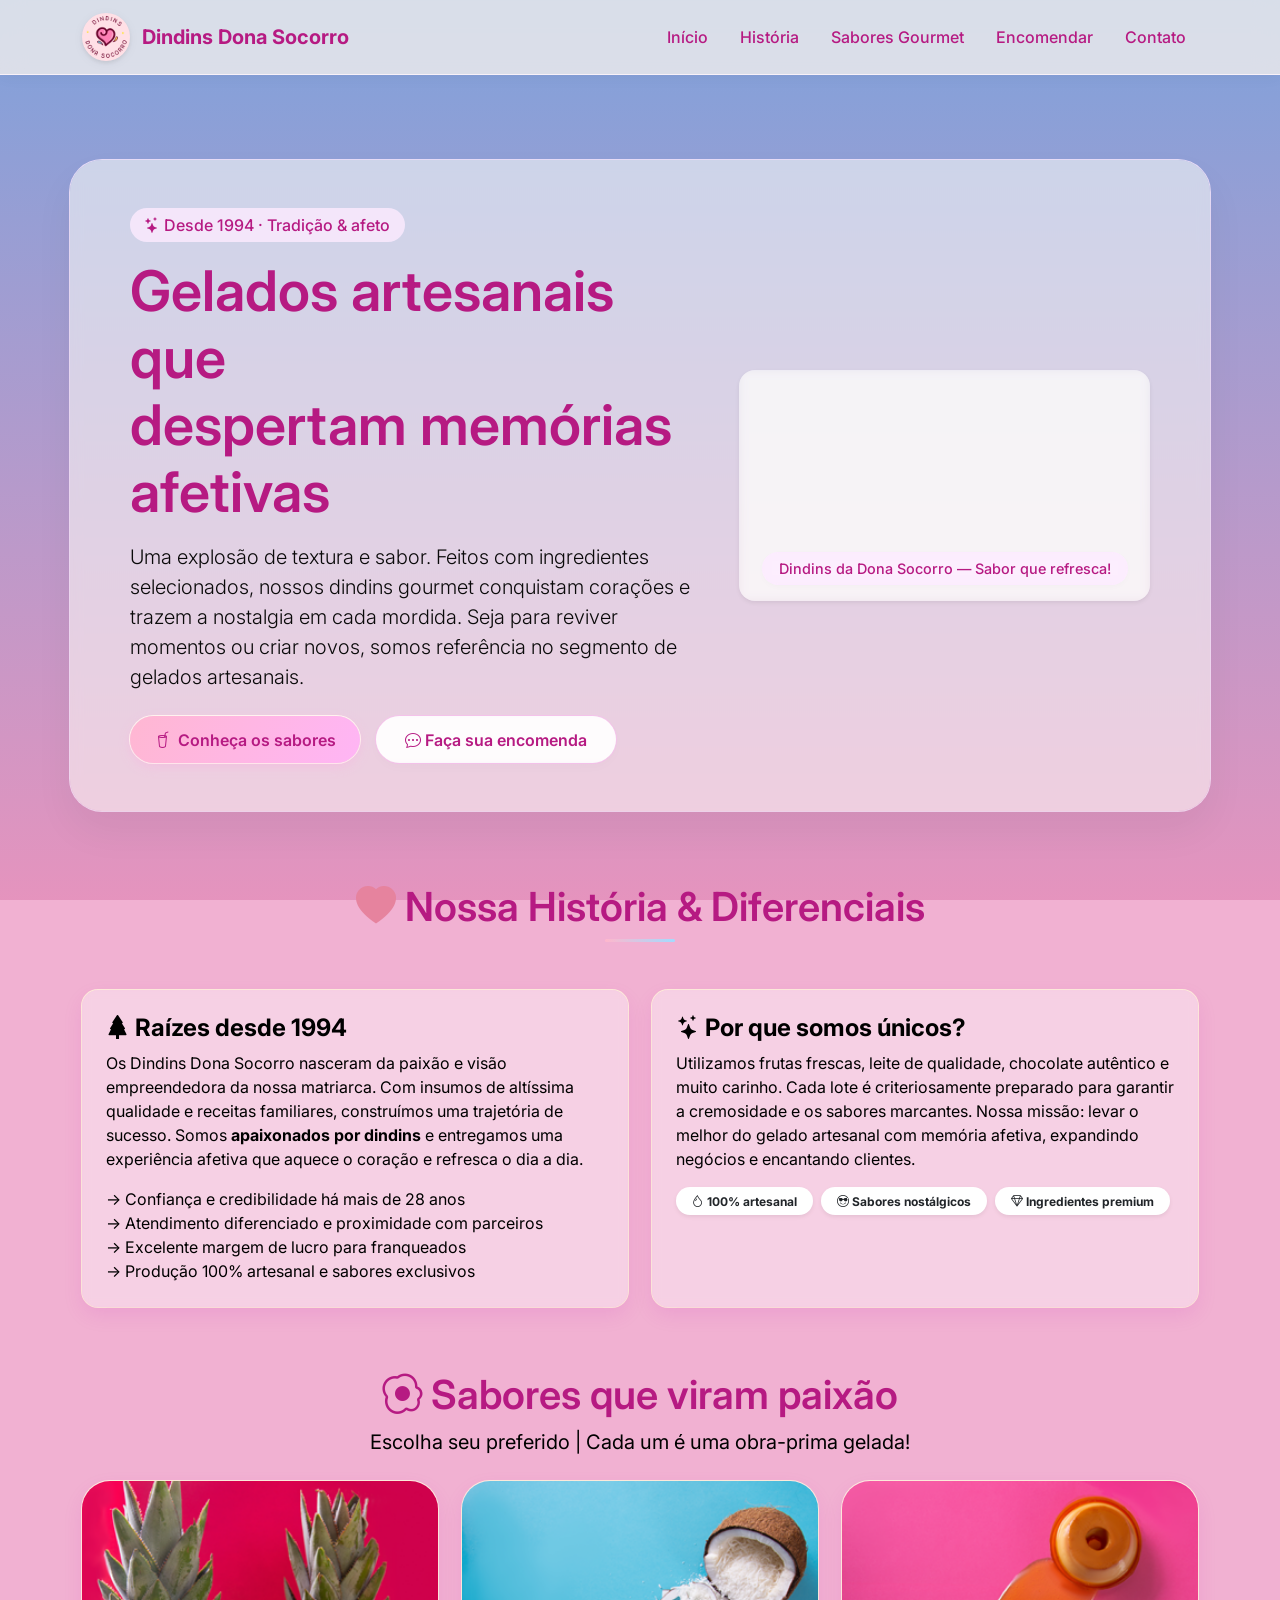
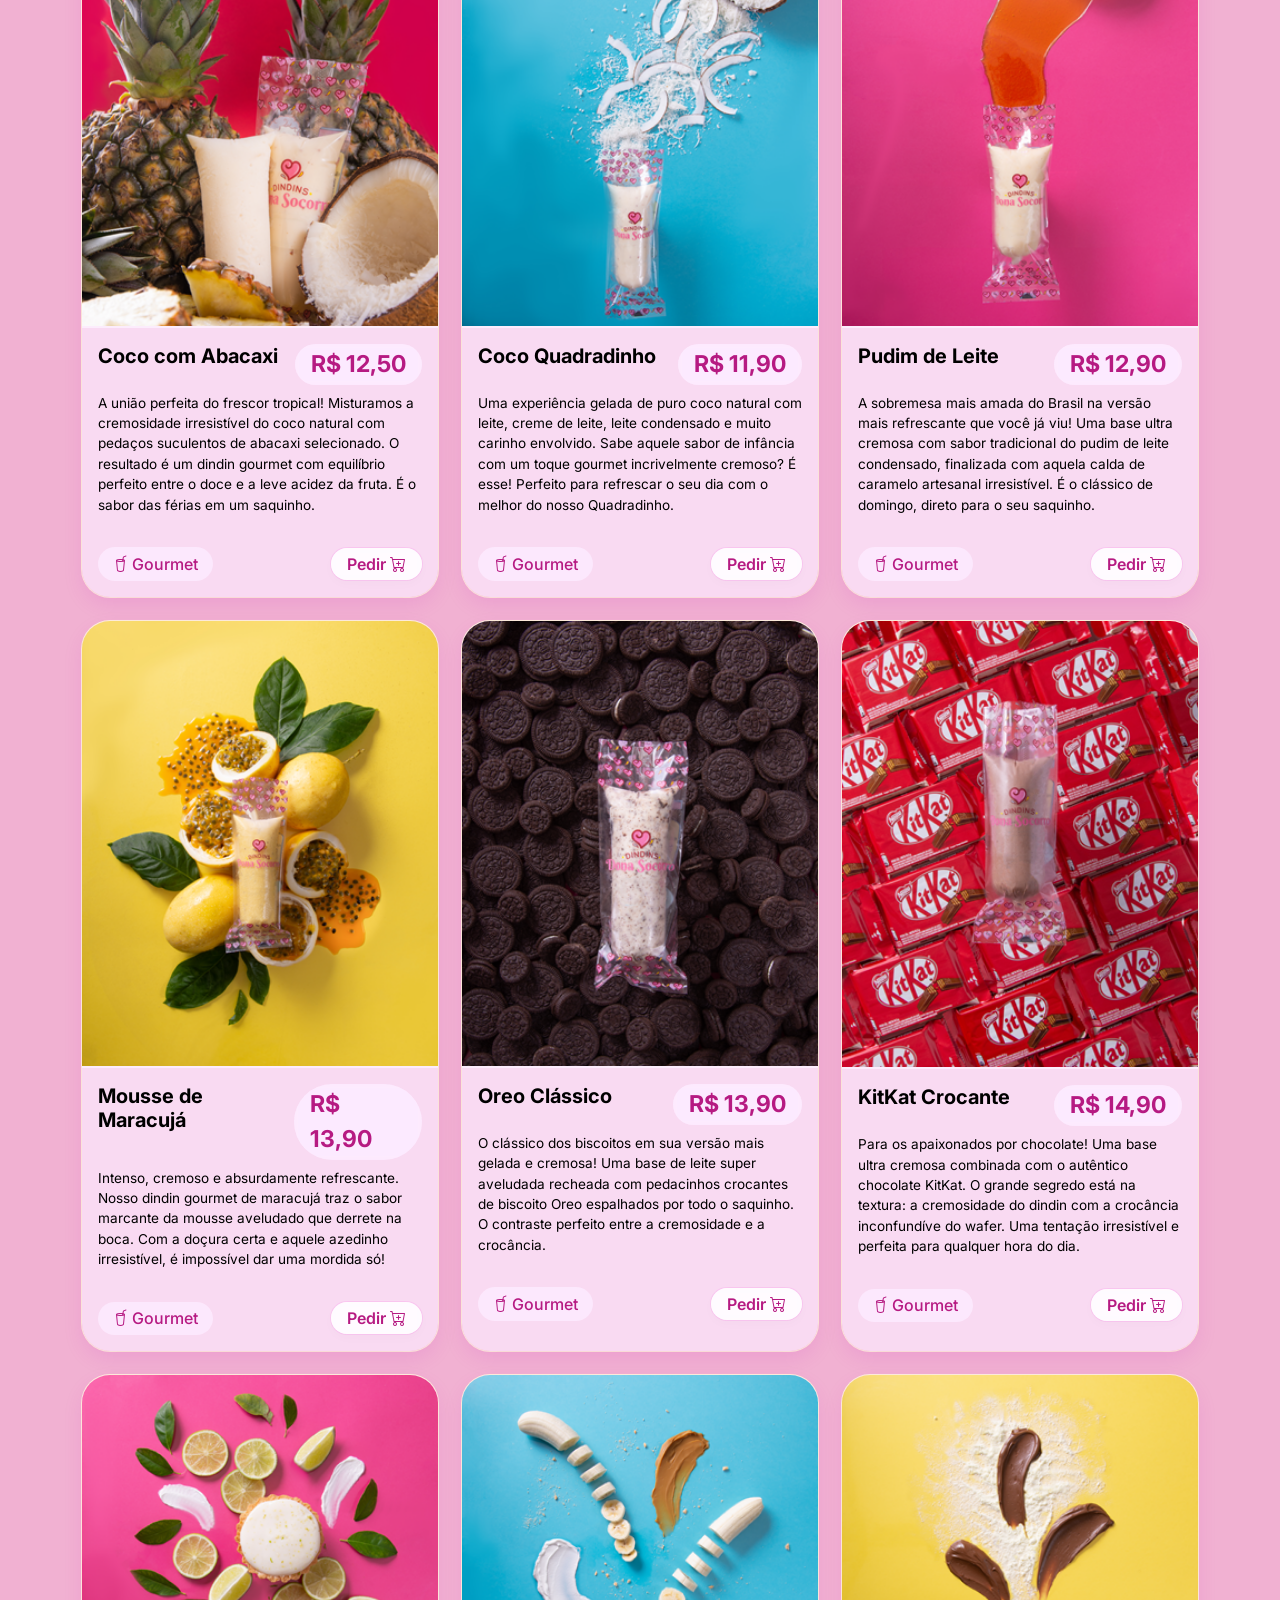
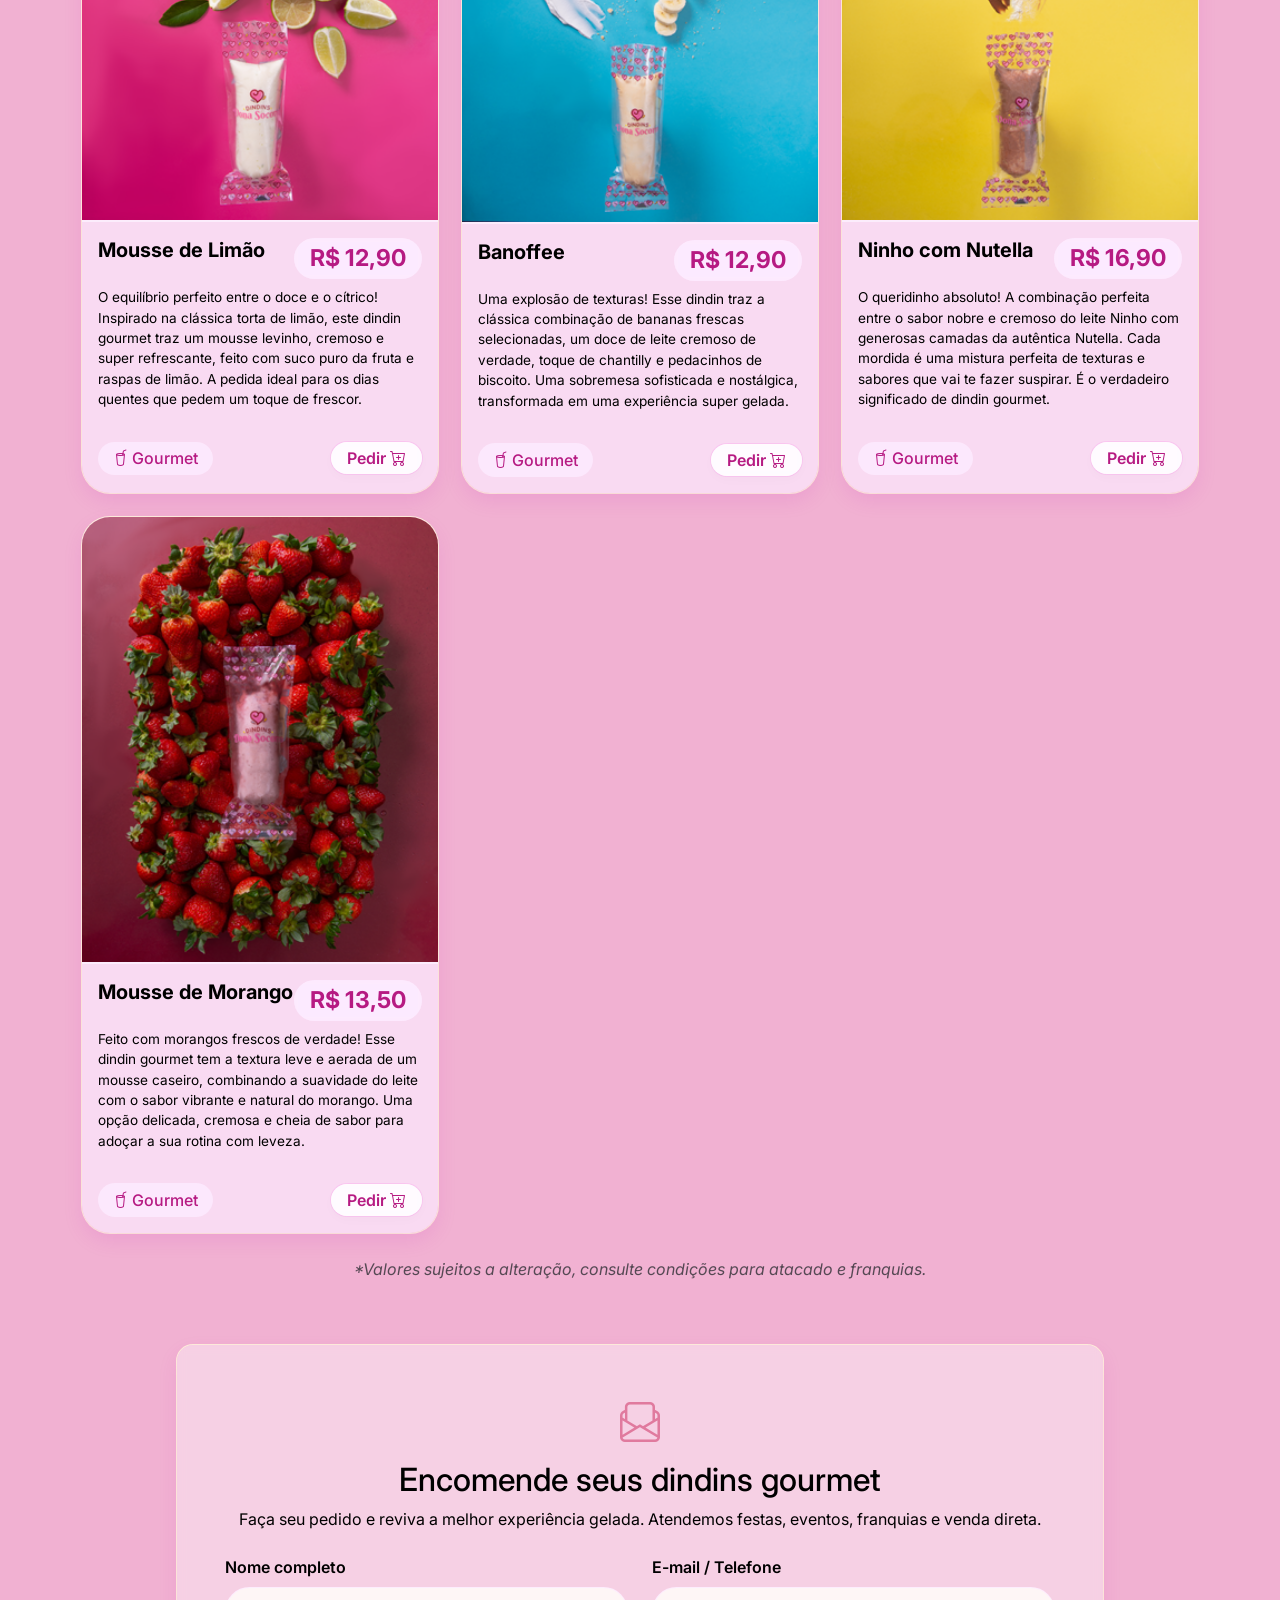
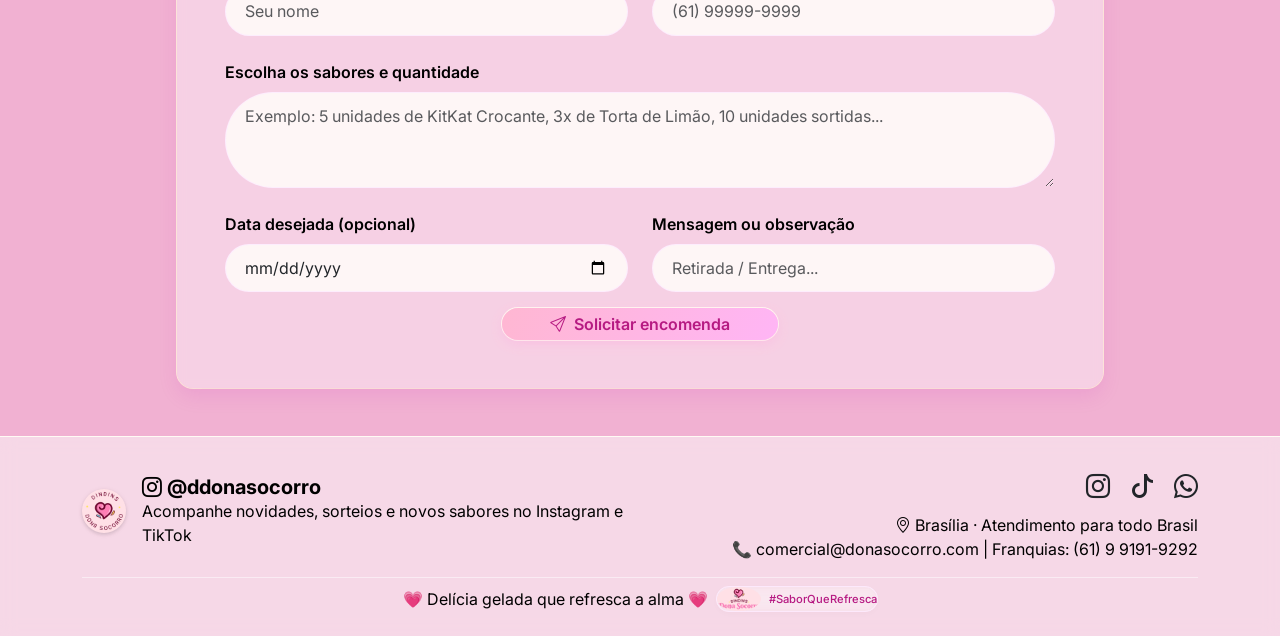
<file: dindins.html>
<!DOCTYPE html>
<html lang="pt-br">
<head>
  <meta charset="UTF-8">
  <meta name="viewport" content="width=device-width, initial-scale=1.0, user-scalable=yes">
  <title>Dindins Dona Socorro · Gelados Artesanais</title>
  <!-- Bootstrap 5 CDN (CSS + JS) -->
  <link href="https://cdn.jsdelivr.net/npm/bootstrap@5.3.0-alpha1/dist/css/bootstrap.min.css" rel="stylesheet">
  <!-- Bootstrap Icons -->
  <link rel="stylesheet" href="https://cdn.jsdelivr.net/npm/bootstrap-icons@1.11.3/font/bootstrap-icons.min.css">
  <!-- Google Fonts -->
  <link href="https://fonts.googleapis.com/css2?family=Inter:opsz,wght@14..32,300;14..32,400;14..32,500;14..32,600;14..32,700&display=swap" rel="stylesheet">
  <style>
    * {
      margin: 0;
      padding: 0;
      box-sizing: border-box;
    }

    body {
    font-family: 'Inter', sans-serif;
    /* Imagem + sobreposição suave */
    background: linear-gradient(rgba(77, 155, 223, 0.7), rgba(224, 135, 181, 0.7)), rgba(236, 144, 192, 0.7);
    background-size: cover;
    background-position: center center;
    background-attachment: fixed;
    background-repeat: no-repeat;
    color: #000000;
    scroll-behavior: smooth;
    }

    .glass-card {
      background: rgba(255, 255, 255, 0.4);
      backdrop-filter: blur(4px);
      border-radius: 2rem;
      box-shadow: 0 15px 35px rgba(0, 0, 0, 0.05), 0 0 0 1px rgba(255, 255, 255, 0.6) inset;
      transition: all 0.3s ease;
    }

    .glow-border {
      transition: box-shadow 0.25s ease, transform 0.2s ease;
      border: none;
      box-shadow: 0 8px 20px rgba(200, 0, 190, 0.1), 0 0 0 1px rgba(255, 245, 220, 0.9);
    }

    .glow-border:hover {
      box-shadow: 0 18px 30px rgba(220, 80, 220, 0.25), 0 0 0 2px rgba(255, 255, 245, 0.8), 0 0 12px #f700e2;
      transform: translateY(-5px);
    }

    .btn-fresh {
      background: rgba(255, 255, 255, 0.85);
      border: none;
      backdrop-filter: blur(2px);
      border-radius: 60px;
      padding: 0.7rem 1.8rem;
      font-weight: 600;
      color: #b61a82;
      transition: all 0.2s;
      box-shadow: 0 4px 12px rgba(0, 0, 0, 0.02), 0 0 0 1px rgba(250, 190, 240, 0.7);
    }

    .btn-fresh:hover {
      background: white;
      box-shadow: 0 8px 22px rgba(253, 0, 232, 0.4), 0 0 0 2px #ffffff, 0 0 14px #a0ddff;
      transform: scale(1.02);
      color: #b61a82;
    }

    .btn-primary-glow {
      background: linear-gradient(115deg, #ffb7d2, #ffb5f5);
      border: none;
      font-weight: 600;
      color: #b61a82;
      padding: 0.7rem 1.8rem;
      line-height: 1;
      display: inline-flex;
      align-items: center;
      gap: 8px; 
      box-shadow: 0 4px 12px rgba(255, 160, 223, 0.3), 0 0 0 1px #fff9f0;
    }

    .btn-primary-glow:hover {
      background: linear-gradient(115deg, #ffc0da, #ffb5f5);
      box-shadow: 0 8px 24px rgba(255, 10, 181, 0.4), 0 0 0 2px white, 0 0 20px #ffc8e0;
      transform: translateY(-2px);
      color: #b61a82;
    }

    .product-card {
      background: rgba(253, 235, 255, 0.7);
      backdrop-filter: blur(6px);
      border-radius: 1.75rem;
      overflow: hidden;
      transition: all 0.25s;
      height: 100%;
    }

    .product-img {
      height: auto;
      object-fit: cover;
      background: #fdeff2;
      width: 100%;
      border-bottom: 2px solid rgba(253, 235, 255, 0.8);
    }

    .price-tag {
      font-weight: 700;
      font-size: 1.45rem;
      color: #b61a82;
      background: rgba(253, 235, 255, 0.8);
      display: inline-block;
      padding: 0.2rem 1rem;
      border-radius: 40px;
      backdrop-filter: blur(2px);
    }

    .navbar-fresh {
      background: rgba(255, 248, 240, 0.7);
      backdrop-filter: blur(12px);
      box-shadow: 0 4px 14px rgba(0, 0, 0, 0.03);
      border-bottom: 1px solid rgba(255, 245, 253, 0.8);
    }

    .logo-img {
      height: 48px;
      width: auto;
      margin-right: 12px;
      filter: drop-shadow(0 2px 4px rgba(0,0,0,0.05));
      transition: transform 0.2s ease;
    }
    .logo-img:hover {
      transform: scale(1.02);
    }

    .navbar-brand {
      display: flex;
      align-items: center;
      font-weight: 700;
      color: #b61a82;
    }

    .nav-link {
      font-weight: 500;
      color: #b61a82 !important;
      margin: 0 0.25rem;
    }

    .nav-link:hover {
      text-shadow: 0 0 5px #ffb5fb;
      color: #b61a82 !important;
    }

    footer {
      background: rgba(250, 242, 245, 0.6);
      backdrop-filter: blur(8px);
      border-top: 1px solid rgba(255, 255, 245, 0.9);
    }

    .hero-geladinho {
      border-radius: 2rem;
      background: rgba(255, 255, 250, 0.55);
      backdrop-filter: blur(6px);
      box-shadow: 0 20px 40px rgba(0,0,0,0.05), 0 0 0 1px rgba(253, 235, 255, 0.8);
    }

    .form-control-fresh {
      background: rgba(255, 255, 250, 0.8);
      border: 1px solid rgba(253, 235, 255, 0.8);
      border-radius: 60px;
      padding: 0.7rem 1.2rem;
      transition: all 0.2s;
    }
    .form-control-fresh:focus {
      background: white;
      border-color: #ffb7cc;
      box-shadow: 0 0 0 4px rgba(255, 180, 200, 0.3);
    }

    .badge-flavor {
      background: rgba(253, 235, 255, 0.8);
      color: #b61a82;
      border-radius: 50px;
      font-weight: 500;
      padding: 0.3rem 0.9rem;
    }

    @keyframes suavePiscar {
      0% { opacity: 0.7; text-shadow: 0 0 2px #ffcfdf; }
      100% { opacity: 1; text-shadow: 0 0 8px #ffe0f0, 0 0 2px #ffb7c7; }
    }
    .vinheta-texto {
      display: inline-flex;
      align-items: center;
      gap: 8px;
      background: rgba(253, 235, 255, 0.8);
      backdrop-filter: blur(4px);
      padding: 0.3rem 1rem;
      border-radius: 60px;
      font-size: 0.9rem;
      font-weight: 500;
      color: #b61a82;
      animation: suavePiscar 2s infinite alternate;
      border: 1px solid rgba(253, 235, 255, 0.8);
      box-shadow: 0 2px 6px rgba(0,0,0,0.02);
    }
    .vinheta-texto i {
      font-size: 1.2rem;
      filter: drop-shadow(0 1px 1px rgba(0,0,0,0.1));
    }

    .footer-logo {
      height: 44px;
      width: auto;
      filter: drop-shadow(0 1px 2px rgba(0,0,0,0.1));
    }

    /* fallback para imagens quebradas */
    img {
      background-color: #ffe0e6;
    }
  </style>
</head>
<body>

  <nav class="navbar navbar-expand-lg navbar-fresh fixed-top">
    <div class="container">
      <a class="navbar-brand" href="#">
        <img src="img/Logo.png" alt="Logo Dindins Dona Socorro" class="logo-img rounded-circle shadow-sm" onerror="this.src='https://placehold.co/200x80/ffdad5/d47a94?text=🍧+DS'">
        <span>Dindins Dona Socorro</span>
      </a>
      <button class="navbar-toggler" type="button" data-bs-toggle="collapse" data-bs-target="#navbarMain">
        <span class="navbar-toggler-icon"></span>
      </button>
      <div class="collapse navbar-collapse" id="navbarMain">
        <ul class="navbar-nav ms-auto mb-2 mb-lg-0 gap-2">
          <li class="nav-item"><a class="nav-link" href="#inicio">Início</a></li>
          <li class="nav-item"><a class="nav-link" href="#sobre">História</a></li>
          <li class="nav-item"><a class="nav-link" href="#sabores">Sabores Gourmet</a></li>
          <li class="nav-item"><a class="nav-link" href="#encomendar">Encomendar</a></li>
          <li class="nav-item"><a class="nav-link" href="#contato">Contato</a></li>
        </ul>
      </div>
    </div>
  </nav>

  <main class="pt-5 mt-4">
    <section id="inicio" class="container pt-5 mt-4">
        <div class="row align-items-center py-5 my-3 hero-geladinho p-4 p-lg-5">
            <div class="col-lg-7 mb-4 mb-lg-0">
                <span class="badge-flavor d-inline-block mb-3"><i class="bi bi-stars"></i> Desde 1994 · Tradição &
                    afeto</span>
                <h1 class="display-4 fw-semibold" style="color: #b61a82;">Gelados artesanais que <br> despertam memórias
                    afetivas</h1>
                <p class="lead fs-5 mt-3" style="color: #0a0a0a;">Uma explosão de textura e sabor. Feitos com ingredientes
                    selecionados, nossos dindins gourmet conquistam corações e trazem a nostalgia em cada mordida. Seja para
                    reviver momentos ou criar novos, somos referência no segmento de gelados artesanais.</p>
                <div class="mt-4 d-flex flex-wrap gap-3">
                    <a href="#sabores" class="btn btn-primary-glow btn-fresh px-4 py-2"><i class="bi bi-cup-straw"></i>
                        Conheça os sabores</a>
                    <a href="#encomendar" class="btn btn-fresh"><i class="bi bi-chat-dots"></i> Faça sua encomenda</a>
                </div>
            </div>
            <div class="col-lg-5 text-center">
                <div class="glass-card p-3 rounded-4 shadow-sm">
                    <!-- VÍDEO 1080x1350 - Proporção 4:5 -->
                    <video autoplay loop muted playsinline class="img-fluid rounded-4"
                        style="max-height: 320px; width: auto; margin: 0 auto; display: block; object-fit: contain;">
                        <source src="img/vinheta.mp4" type="video/mp4">
                        Seu navegador não suporta vídeos.
                    </video>
                    <div class="mt-3 d-flex justify-content-center">
                        <div class="vinheta-texto">
                            </i> Dindins da Dona Socorro — Sabor que refresca!</i>
                        </div>
                    </div>
                </div>
            </div>
        </div>
    </section>

    <section id="sobre" class="container my-5 pt-4">
      <div class="text-center mb-5">
        <h2 class="display-6 fw-semibold" style="color: #b61a82;"><i class="bi bi-heart-fill" style="color: #e6839e;"></i> Nossa História & Diferenciais</h2>
        <div class="mx-auto" style="width: 70px; height: 3px; background: linear-gradient(90deg, #ffb7cc, #a3dbff); border-radius: 4px;"></div>
      </div>
      <div class="row g-4 align-items-stretch">
        <div class="col-md-6">
          <div class="glass-card p-4 h-100 glow-border rounded-4">
            <h3 class="fs-4 fw-bold"><i class="bi bi-tree-fill"></i> Raízes desde 1994</h3>
            <p>Os Dindins Dona Socorro nasceram da paixão e visão empreendedora da nossa matriarca. Com insumos de altíssima qualidade e receitas familiares, construímos uma trajetória de sucesso. Somos <strong>apaixonados por dindins</strong> e entregamos uma experiência afetiva que aquece o coração e refresca o dia a dia.</p>
            <p class="mb-0"> -> Confiança e credibilidade há mais de 28 anos<br> -> Atendimento diferenciado e proximidade com parceiros<br> -> Excelente margem de lucro para franqueados<br> -> Produção 100% artesanal e sabores exclusivos</p>
          </div>
        </div>
        <div class="col-md-6">
          <div class="glass-card p-4 h-100 glow-border rounded-4">
            <h3 class="fs-4 fw-bold"><i class="bi bi-stars"></i> Por que somos únicos?</h3>
            <p>Utilizamos frutas frescas, leite de qualidade, chocolate autêntico e muito carinho. Cada lote é criteriosamente preparado para garantir a cremosidade e os sabores marcantes. Nossa missão: levar o melhor do gelado artesanal com memória afetiva, expandindo negócios e encantando clientes.</p>
            <div class="mt-3 d-flex gap-2 flex-wrap">
              <span class="badge rounded-pill bg-white text-dark px-3 py-2 shadow-sm"><i class="bi bi-droplet"></i> 100% artesanal</span>
              <span class="badge rounded-pill bg-white text-dark px-3 py-2 shadow-sm"><i class="bi bi-emoji-sunglasses"></i> Sabores nostálgicos</span>
              <span class="badge rounded-pill bg-white text-dark px-3 py-2 shadow-sm"><i class="bi bi-gem"></i> Ingredientes premium</span>
            </div>
          </div>
        </div>
      </div>
    </section>

    <section id="sabores" class="container my-5 pt-3">
      <div class="text-center mb-4">
        <h2 class="display-6 fw-semibold" style="color:#b61a82;"><i class="bi bi-egg-fried"></i> Sabores que viram paixão</h2>
        <p class="fs-5">Escolha seu preferido | Cada um é uma obra-prima gelada!</p>
      </div>
      <div class="row g-4" id="produtos-container"></div>
      <div class="text-center mt-4">
        <p class="fst-italic text-muted">*Valores sujeitos a alteração, consulte condições para atacado e franquias.</p>
      </div>
    </section>

    <section id="encomendar" class="container my-5 pt-3">
      <div class="row justify-content-center">
        <div class="col-lg-10">
          <div class="glass-card p-4 p-md-5 rounded-4 glow-border">
            <div class="text-center mb-4">
              <i class="bi bi-envelope-paper fs-1" style="color: #e07a9e;"></i>
              <h2 class="mt-2">Encomende seus dindins gourmet</h2>
              <p>Faça seu pedido e reviva a melhor experiência gelada. Atendemos festas, eventos, franquias e venda direta.</p>
            </div>
            <form id="formEncomenda">
              <div class="row g-4">
                <div class="col-md-6">
                  <label class="form-label fw-semibold">Nome completo</label>
                  <input type="text" class="form-control form-control-fresh" id="nomeCliente" placeholder="Seu nome" required>
                </div>
                <div class="col-md-6">
                  <label class="form-label fw-semibold">E-mail / Telefone</label>
                  <input type="text" class="form-control form-control-fresh" id="contatoCliente" placeholder="(61) 99999-9999" required>
                </div>
                <div class="col-12">
                  <label class="form-label fw-semibold">Escolha os sabores e quantidade</label>
                  <textarea class="form-control form-control-fresh" rows="3" id="pedidoDetalhes" placeholder="Exemplo: 5 unidades de KitKat Crocante, 3x de Torta de Limão, 10 unidades sortidas..." required></textarea>
                </div>
                <div class="col-md-6">
                  <label class="form-label fw-semibold">Data desejada (opcional)</label>
                  <input type="date" class="form-control form-control-fresh" id="dataEntrega">
                </div>
                <div class="col-md-6">
                  <label class="form-label fw-semibold">Mensagem ou observação</label>
                  <input type="text" class="form-control form-control-fresh" id="obsPedido" placeholder="Retirada / Entrega...">
                </div>
                <div class="col-12 text-center mt-3">
                  <button type="submit" class="btn btn-primary-glow btn-fresh px-5 py-2 fs-6"><i class="bi bi-send"></i> Solicitar encomenda</button>
                </div>
              </div>
            </form>
            <div id="statusMsg" class="alert mt-4 d-none" role="alert"></div>
          </div>
        </div>
      </div>
    </section>

    <footer id="contato" class="container-fluid mt-5 py-4">
      <div class="container">
        <div class="row align-items-center text-center text-md-start">
          <div class="col-md-6 d-flex align-items-center gap-3 justify-content-center justify-content-md-start">
            <img src="img/Logo.png" alt="Logo Dona Socorro" class="footer-logo rounded-circle shadow-sm" onerror="this.src='https://placehold.co/120x80/ffdad5/d47a94?text=🍧+DS'">
            <div>
              <h5 class="fw-bold mb-0"><i class="bi bi-instagram"></i> @ddonasocorro</h5>
              <p class="mb-0">Acompanhe novidades, sorteios e novos sabores no Instagram e TikTok</p>
            </div>
          </div>
          <div class="col-md-6 text-md-end mt-3 mt-md-0">
            <div class="mt-2">
              <a href="https://www.instagram.com/ddonasocorro/" class="text-dark me-3" style="font-size: 1.5rem;"><i class="bi bi-instagram"></i></a>
              <a href="https://www.tiktok.com/@donasocorro402" class="text-dark me-3" style="font-size: 1.5rem;"><i class="bi bi-tiktok"></i></a>
              <a href="https://wa.me/5561991919292" class="text-dark" style="font-size: 1.5rem;"><i class="bi bi-whatsapp"></i></a>
            </div>
            <p class="mb-0 mt-2"><i class="bi bi-geo-alt"></i> Brasília · Atendimento para todo Brasil</p>
            <p class="mb-0">📞 comercial@donasocorro.com | Franquias: (61) 9 9191-9292</p>
          </div>
        </div>
        <div class="text-center mt-3 pt-2 border-top border-white border-opacity-50 d-flex flex-wrap justify-content-center align-items-center gap-2">
          <span>💗 Delícia gelada que refresca a alma 💗</span>
          <span class="vinheta-texto" style="font-size: 0.7rem; background: transparent; animation: none; padding: 0;">
              <img src="img/logo2.png" alt="Logo" style="height: 24px; width: auto; border-radius: 50%;">
              #SaborQueRefresca
          </span>
        </div>
      </div>
    </footer>
  </main>

  <script src="https://cdn.jsdelivr.net/npm/bootstrap@5.3.0-alpha1/dist/js/bootstrap.bundle.min.js"></script>

  <script>
    // LISTA DE SABORES /
    const saboresData = [
      { nome: "Coco com Abacaxi", descricao: "A união perfeita do frescor tropical! Misturamos a cremosidade irresistível do coco natural com pedaços suculentos de abacaxi selecionado. O resultado é um dindin gourmet com equilíbrio perfeito entre o doce e a leve acidez da fruta. É o sabor das férias em um saquinho.", preco: "R$ 12,50", imagem: "img/Coco_Abacaxi.png" },
      { nome: "Coco Quadradinho", descricao: "Uma experiência gelada de puro coco natural com leite, creme de leite, leite condensado e muito carinho envolvido. Sabe aquele sabor de infância com um toque gourmet incrivelmente cremoso? É esse! Perfeito para refrescar o seu dia com o melhor do nosso Quadradinho.", preco: "R$ 11,90", imagem: "img/Coco.png" },
      { nome: "Pudim de Leite", descricao: "A sobremesa mais amada do Brasil na versão mais refrescante que você já viu! Uma base ultra cremosa com sabor tradicional do pudim de leite condensado, finalizada com aquela calda de caramelo artesanal irresistível. É o clássico de domingo, direto para o seu saquinho.", preco: "R$ 12,90", imagem: "img/Pudim.png" },
      { nome: "Mousse de Maracujá", descricao: "Intenso, cremoso e absurdamente refrescante. Nosso dindin gourmet de maracujá traz o sabor marcante da mousse aveludado que derrete na boca. Com a doçura certa e aquele azedinho irresistível, é impossível dar uma mordida só!", preco: "R$ 13,90", imagem: "img/Mousse de Maracujá.png" },
      { nome: "Oreo Clássico", descricao: "O clássico dos biscoitos em sua versão mais gelada e cremosa! Uma base de leite super aveludada recheada com pedacinhos crocantes de biscoito Oreo espalhados por todo o saquinho. O contraste perfeito entre a cremosidade e a crocância.", preco: "R$ 13,90", imagem: "img/Oreo.png" },
      { nome: "KitKat Crocante", descricao: "Para os apaixonados por chocolate! Uma base ultra cremosa combinada com o autêntico chocolate KitKat. O grande segredo está na textura: a cremosidade do dindin com a crocância inconfundíve do wafer. Uma tentação irresistível e perfeita para qualquer hora do dia.", preco: "R$ 14,90", imagem: "img/Kitkat.png" },
      { nome: "Mousse de Limão", descricao: "O equilíbrio perfeito entre o doce e o cítrico! Inspirado na clássica torta de limão, este dindin gourmet traz um mousse levinho, cremoso e super refrescante, feito com suco puro da fruta e raspas de limão. A pedida ideal para os dias quentes que pedem um toque de frescor.", preco: "R$ 12,90", imagem: "img/Mousse de Limão.png" },
      { nome: "Banoffee", descricao: "Uma explosão de texturas! Esse dindin traz a clássica combinação de bananas frescas selecionadas, um doce de leite cremoso de verdade, toque de chantilly e pedacinhos de biscoito. Uma sobremesa sofisticada e nostálgica, transformada em uma experiência super gelada.", preco: "R$ 12,90", imagem: "img/Banoffee.png" },
      { nome: "Ninho com Nutella", descricao: "O queridinho absoluto! A combinação perfeita entre o sabor nobre e cremoso do leite Ninho com generosas camadas da autêntica Nutella. Cada mordida é uma mistura perfeita de texturas e sabores que vai te fazer suspirar. É o verdadeiro significado de dindin gourmet.", preco: "R$ 16,90", imagem: "img/Ninho com Nutella.png" },
      { nome: "Mousse de Morango", descricao: "Feito com morangos frescos de verdade! Esse dindin gourmet tem a textura leve e aerada de um mousse caseiro, combinando a suavidade do leite com o sabor vibrante e natural do morango. Uma opção delicada, cremosa e cheia de sabor para adoçar a sua rotina com leveza.", preco: "R$ 13,50", imagem: "img/Mousse de Morango.png" },
    ];

    function renderizarProdutos() {
      const container = document.getElementById('produtos-container');
      if (!container) return;
      container.innerHTML = '';
      saboresData.forEach(sabor => {
        const col = document.createElement('div');
        col.className = 'col-md-6 col-lg-4';
        col.innerHTML = `
          <div class="product-card glow-border h-100 d-flex flex-column">
            <img src="${sabor.imagem}" class="product-img" alt="${sabor.nome}" onerror="this.src='https://placehold.co/600x400/fce4ec/eaa7bc?text=🍧+${encodeURIComponent(sabor.nome)}'">
            <div class="p-3 d-flex flex-column flex-grow-1">
              <div class="d-flex justify-content-between align-items-start">
                <h4 class="fs-5 fw-bold mb-1">${sabor.nome}</h4>
                <span class="price-tag small">${sabor.preco}</span>
              </div>
              <p class="mt-2 small" style="font-size: 0.85rem; color: #000000;">${sabor.descricao}</p>
              <div class="mt-2 d-flex justify-content-between align-items-center pt-2">
                <span class="badge-flavor"><i class="bi bi-cup-straw"></i> Gourmet</span>
                <button class="btn-sm btn-fresh border-0 rounded-pill px-3 py-1 btn-pedir-rapido" data-sabor="${sabor.nome}">Pedir <i class="bi bi-cart-plus"></i></button>
              </div>
            </div>
          </div>
        `;
        container.appendChild(col);
      });

      document.querySelectorAll('.btn-pedir-rapido').forEach(btn => {
        btn.addEventListener('click', (e) => {
          const saborNome = btn.getAttribute('data-sabor');
          const textarea = document.getElementById('pedidoDetalhes');
          if (textarea) {
            let atual = textarea.value.trim();
            const linhaAdd = `1x ${saborNome}`;
            if (atual === "") textarea.value = linhaAdd;
            else textarea.value = atual + ", " + linhaAdd;
            document.getElementById('encomendar').scrollIntoView({ behavior: 'smooth' });
            const statusDiv = document.getElementById('statusMsg');
            statusDiv.classList.remove('d-none');
            statusDiv.className = 'alert alert-info mt-4';
            statusDiv.innerHTML = `✨ ${saborNome} adicionado ao seu pedido! Complete os dados e envie. ✨`;
            setTimeout(() => statusDiv.classList.add('d-none'), 2500);
          }
        });
      });
    }

    const formEncomenda = document.getElementById('formEncomenda');
    const msgBox = document.getElementById('statusMsg');

    formEncomenda.addEventListener('submit', (e) => {
      e.preventDefault();
      const nome = document.getElementById('nomeCliente').value.trim();
      const contato = document.getElementById('contatoCliente').value.trim();
      const pedido = document.getElementById('pedidoDetalhes').value.trim();

      if (!nome || !contato || !pedido) {
        msgBox.classList.remove('d-none');
        msgBox.className = 'alert alert-warning mt-4';
        msgBox.innerHTML = '⚠️ Por favor, preencha nome, contato e detalhes do pedido antes de enviar.';
        setTimeout(() => msgBox.classList.add('d-none'), 3200);
        return;
      }

      msgBox.classList.remove('d-none');
      msgBox.className = 'alert alert-success mt-4';
      msgBox.innerHTML = `🍧 Obrigado, ${nome}! Recebemos seu pedido. Entraremos em contato via ${contato} em breve para confirmar os sabores e valores. Sabor e memória afetiva garantidos! 💙`;
      formEncomenda.reset();
      setTimeout(() => msgBox.classList.add('d-none'), 5000);
    });

    renderizarProdutos();

    document.querySelectorAll('.nav-link').forEach(link => {
      link.addEventListener('click', function(e) {
        const targetId = this.getAttribute('href');
        if (targetId && targetId.startsWith('#')) {
          e.preventDefault();
          const targetEl = document.querySelector(targetId);
          if (targetEl) targetEl.scrollIntoView({ behavior: 'smooth', block: 'start' });
        }
      });
    });
  </script>
</body>
</html>
</file>
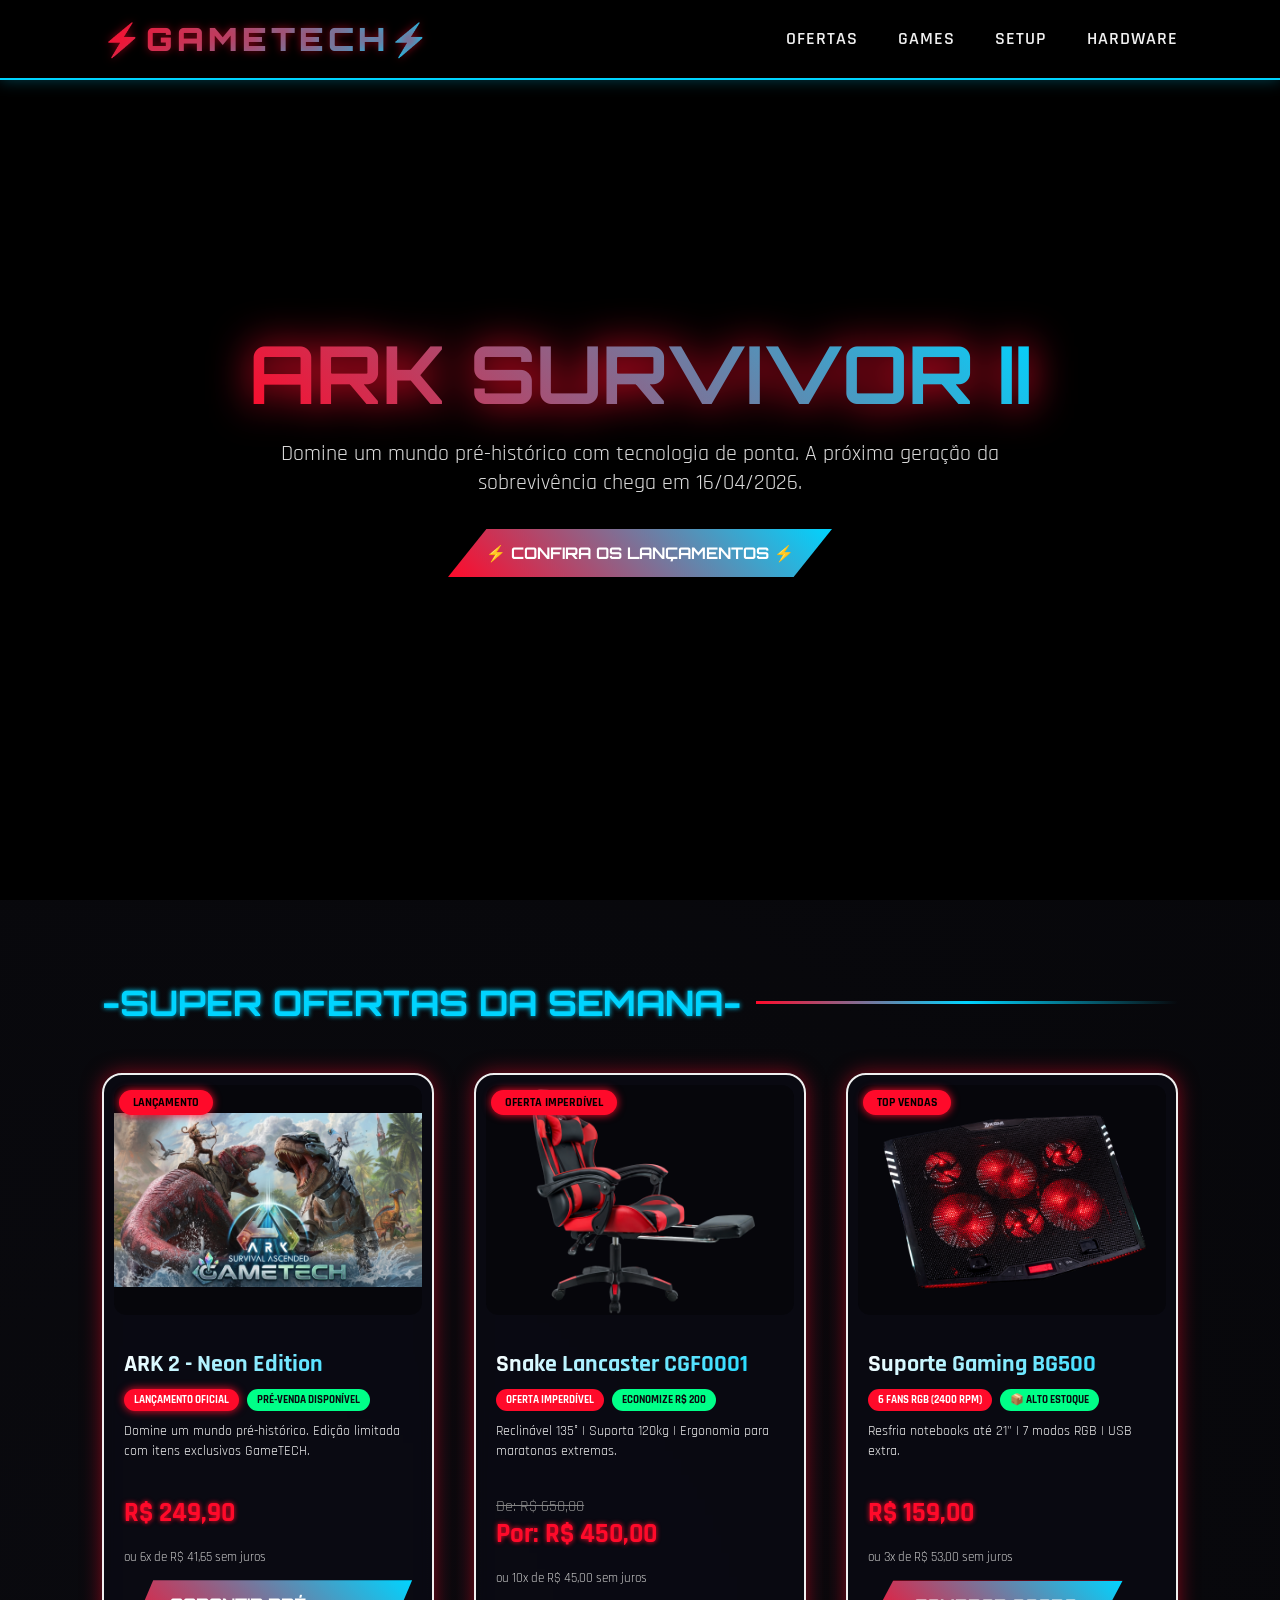
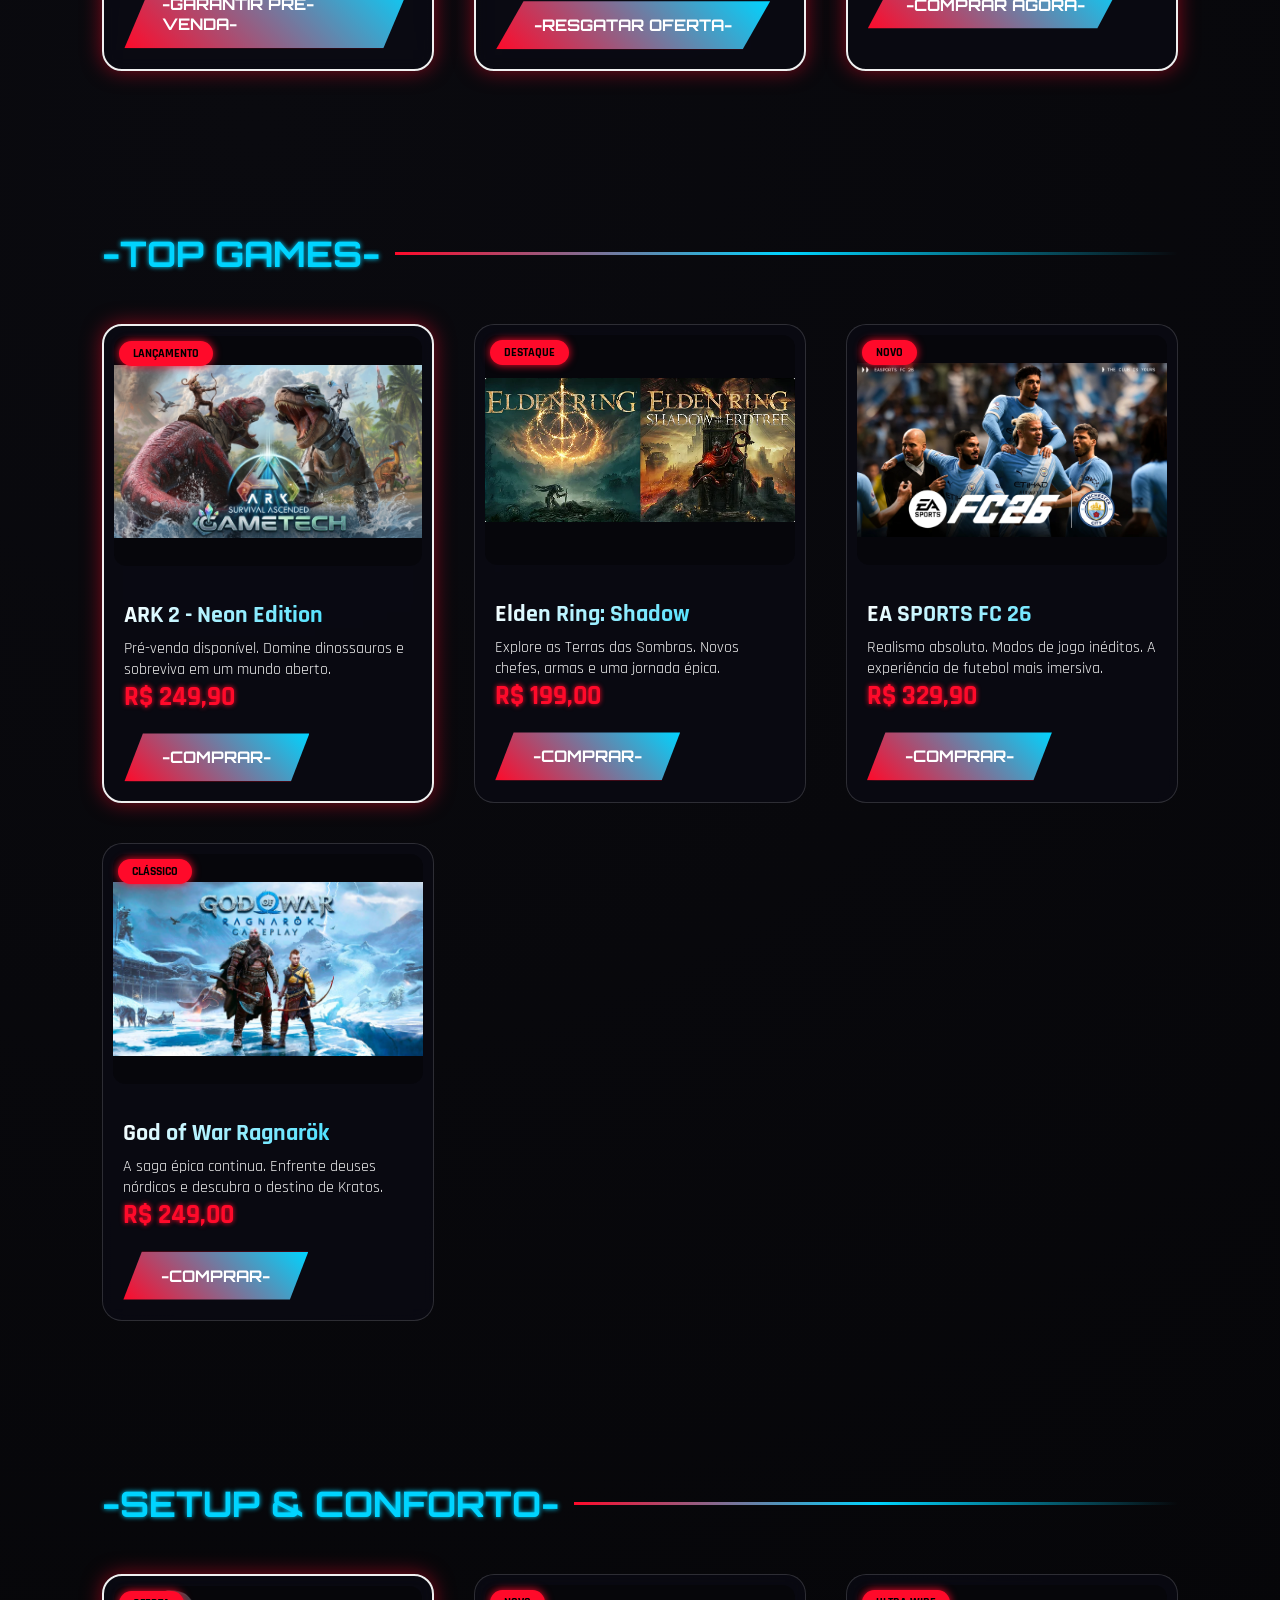
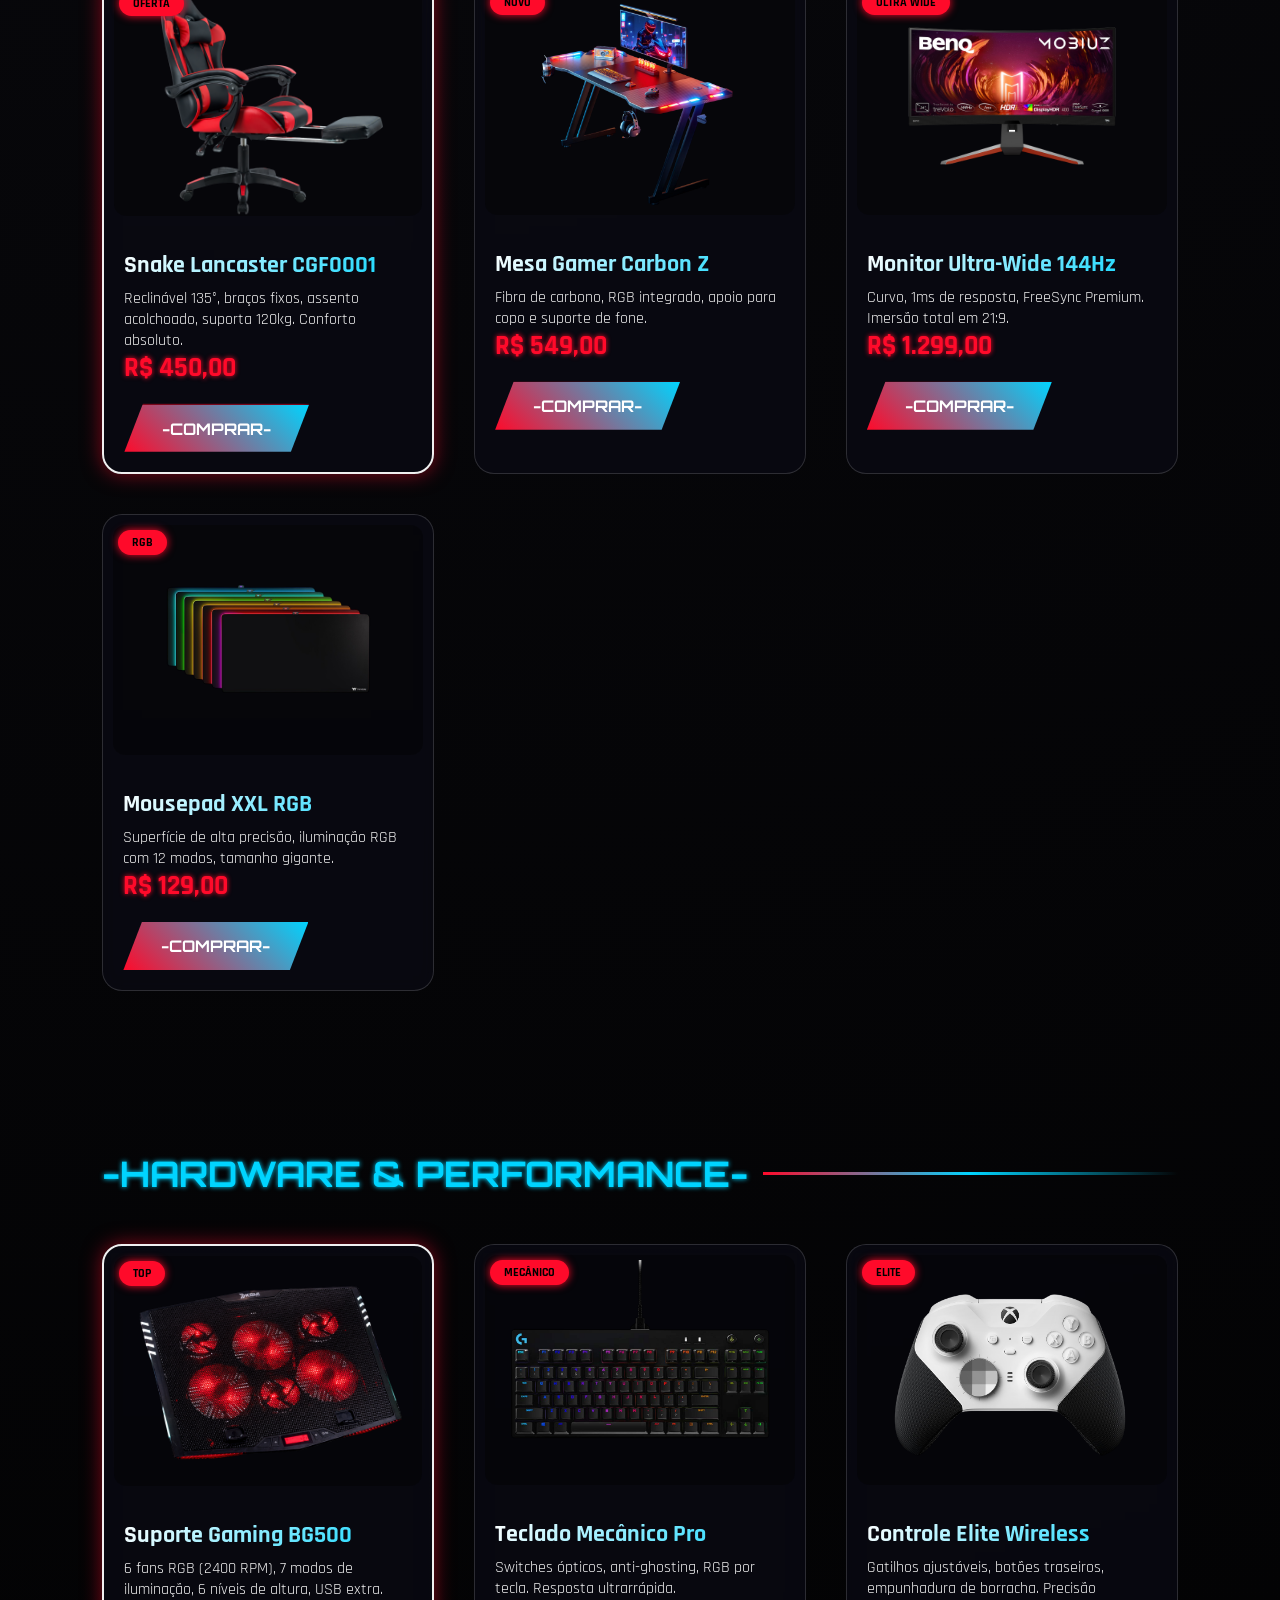
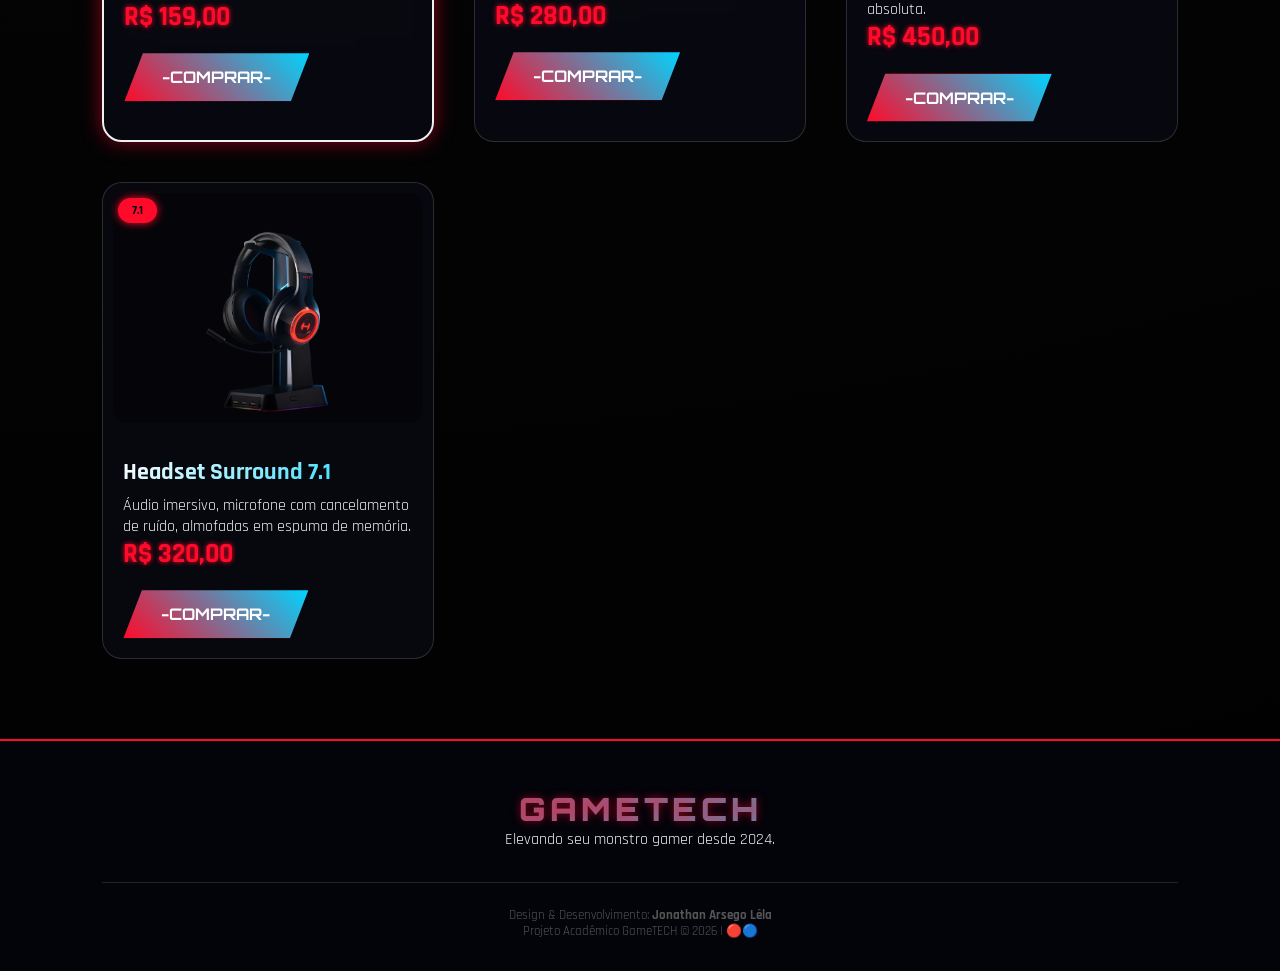
<file: e-comerce.html>
<!DOCTYPE html>
<html lang="pt-br">
<head>
    <meta charset="UTF-8">
    <meta name="viewport" content="width=device-width, initial-scale=1.0">
    <title>GameTECH | Neon Gaming Store</title>
    <!-- Google Fonts -->
    <link href="https://fonts.googleapis.com/css2?family=Orbitron:wght@400;700;900&family=Rajdhani:wght@400;500;700&display=swap" rel="stylesheet">
    <style>
        * {
            margin: 0;
            padding: 0;
            box-sizing: border-box;
        }

        :root {
            --neon-red: #ff0a2a;
            --neon-blue: #00d4ff;
            --dark-bg: #0a0a0f;
            --card-bg: rgba(10, 10, 20, 0.7);
            --text-light: #f0f0f0;
            --text-dim: #bbb;
            --glass-blur: blur(12px);
        }

        body {
            background: radial-gradient(circle at 20% 30%, #0a0a0f, #010101);
            color: var(--text-light);
            font-family: 'Rajdhani', sans-serif;
            overflow-x: hidden;
        }

        ::-webkit-scrollbar { width: 8px; }
        ::-webkit-scrollbar-track { background: #111; }
        ::-webkit-scrollbar-thumb { background: var(--neon-red); border-radius: 10px; box-shadow: 0 0 6px var(--neon-red); }

        /* Header */
        header {
            background: rgba(0, 0, 0, 0.85);
            backdrop-filter: var(--glass-blur);
            border-bottom: 2px solid var(--neon-blue);
            box-shadow: 0 0 15px rgba(0, 212, 255, 0.3);
            padding: 1.2rem 8%;
            position: fixed;
            width: 100%;
            top: 0;
            z-index: 1000;
            display: flex;
            justify-content: space-between;
            align-items: center;
        }

        .logo {
            font-family: 'Orbitron', monospace;
            font-size: 2rem;
            font-weight: 900;
            background: linear-gradient(135deg, var(--neon-red), var(--neon-blue));
            -webkit-background-clip: text;
            background-clip: text;
            color: transparent;
            text-shadow: 0 0 8px rgba(255, 10, 42, 0.5);
            letter-spacing: 4px;
        }

        nav ul {
            display: flex;
            list-style: none;
            gap: 2.5rem;
        }

        nav a {
            color: var(--text-light);
            text-decoration: none;
            font-weight: 600;
            font-size: 1.1rem;
            text-transform: uppercase;
            transition: 0.3s;
            letter-spacing: 1px;
        }

        nav a:hover {
            color: var(--neon-blue);
            text-shadow: 0 0 8px var(--neon-blue), 0 0 2px var(--neon-red);
        }

        /* Hero com vídeo */
        .hero {
            position: relative;
            height: 100vh;
            overflow: hidden;
            background: #000;
        }

        .video-background {
            position: absolute;
            top: 0;
            left: 0;
            width: 100%;
            height: 100%;
            z-index: 0;
        }

        .video-background iframe {
            position: absolute;
            top: 50%;
            left: 50%;
            width: 100vw;
            height: 100vh;
            transform: translate(-50%, -50%);
            pointer-events: none;
        }

        .hero-content {
            position: relative;
            z-index: 1;
            display: flex;
            flex-direction: column;
            justify-content: center;
            align-items: center;
            text-align: center;
            height: 100%;
            padding: 0 10%;
            background: rgba(0, 0, 0, 0.55);
            backdrop-filter: brightness(0.85);
        }

        .hero-content h1 {
            font-family: 'Orbitron', monospace;
            font-size: clamp(2.5rem, 8vw, 5rem);
            background: linear-gradient(45deg, var(--neon-red), var(--neon-blue));
            -webkit-background-clip: text;
            background-clip: text;
            color: transparent;
            margin-bottom: 1rem;
            text-transform: uppercase;
            filter: drop-shadow(0 0 20px var(--neon-red));
        }

        .hero-content p {
            font-size: 1.4rem;
            color: #ddd;
            max-width: 800px;
            margin-bottom: 2rem;
            text-shadow: 0 0 5px black;
        }

        .btn-cta {
            background: linear-gradient(45deg, var(--neon-red), var(--neon-blue));
            color: #fff;
            padding: 14px 38px;
            font-weight: bold;
            font-family: 'Orbitron', monospace;
            text-decoration: none;
            clip-path: polygon(10% 0, 100% 0, 90% 100%, 0 100%);
            transition: 0.3s;
            display: inline-block;
            border: none;
            cursor: pointer;
            box-shadow: 0 0 10px var(--neon-red);
        }

        .btn-cta:hover {
            transform: translateY(-3px) scale(1.02);
            box-shadow: 0 0 25px var(--neon-blue), 0 0 15px var(--neon-red);
            letter-spacing: 2px;
        }

        section:not(.hero) { padding: 5rem 8%; }

        h2 {
            font-family: 'Orbitron', monospace;
            font-size: 2.2rem;
            margin-bottom: 3rem;
            display: flex;
            align-items: center;
            gap: 15px;
            color: var(--neon-blue);
            text-shadow: 0 0 5px var(--neon-blue);
        }

        h2::after {
            content: "";
            height: 3px;
            flex-grow: 1;
            background: linear-gradient(90deg, var(--neon-red), var(--neon-blue), transparent);
        }

        .grid-cards {
            display: grid;
            grid-template-columns: repeat(auto-fit, minmax(300px, 1fr));
            gap: 2.5rem;
        }

        .card {
            background: var(--card-bg);
            backdrop-filter: blur(8px);
            border: 1px solid rgba(255, 255, 255, 0.15);
            border-radius: 20px;
            padding: 10px;
            transition: 0.4s;
            position: relative;
            overflow: hidden;
        }

        .card:hover {
            transform: translateY(-8px);
            border-color: var(--neon-blue);
            box-shadow: 0 0 20px rgba(0, 212, 255, 0.4);
        }

        .card-destaque {
            border: 2px solid;
            animation: neonPulse 1.5s infinite alternate;
            box-shadow: 0 0 20px rgba(255, 10, 42, 0.5);
        }

        @keyframes neonPulse {
            0% { border-color: var(--neon-red); box-shadow: 0 0 5px var(--neon-red); }
            100% { border-color: var(--neon-blue); box-shadow: 0 0 30px var(--neon-blue); }
        }

        .card-img-wrapper {
            width: 100%;
            height: 230px;
            border-radius: 12px;
            overflow: hidden;
            margin-bottom: 1.5rem;
            background: #00000055;
            display: flex;
            align-items: center;
            justify-content: center;
        }

        .card-img-wrapper img {
            width: 100%;
            height: 100%;
            object-fit: contain;
            transition: 0.4s;
        }

        .card:hover img {
            transform: scale(1.05);
        }

        .card-content { padding: 10px; }

        .card h3 {
            font-size: 1.5rem;
            margin-bottom: 0.5rem;
            background: linear-gradient(135deg, #fff, var(--neon-blue));
            -webkit-background-clip: text;
            background-clip: text;
            color: transparent;
        }

        .product-highlight {
            display: flex;
            flex-wrap: wrap;
            gap: 8px;
            margin: 10px 0;
        }

        .release-badge, .preorder-tag, .offer-badge, .economy-tag, .performance-badge, .stock-tag {
            font-size: 0.7rem;
            font-weight: 700;
            padding: 4px 10px;
            border-radius: 20px;
            display: inline-block;
            text-transform: uppercase;
        }

        .release-badge { background: #ff0a2a; color: #fff; box-shadow: 0 0 8px #ff0a2a; }
        .preorder-tag { background: #00ff88; color: #0a0a0f; }
        .offer-badge { background: #ff0a2a; color: #fff; }
        .economy-tag { background: #00ff88; color: #0a0a0f; }
        .performance-badge { background: #ff0a2a; color: #fff; }
        .stock-tag { background: #00ff88; color: #0a0a0f; }

        .price-promo {
            margin: 15px 0;
        }

        .old-price {
            font-size: 1rem;
            color: #888;
            text-decoration: line-through;
            display: block;
        }

        .installment {
            font-size: 0.8rem;
            color: #ccc;
            display: block;
            margin-top: 5px;
        }

        .product-description {
            font-size: 0.9rem;
            line-height: 1.4;
            margin: 10px 0;
            min-height: 60px;
        }

        .price-tag {
            font-size: 1.7rem;
            font-weight: 800;
            color: var(--neon-red);
            text-shadow: 0 0 5px var(--neon-red);
            display: block;
            margin-bottom: 1.2rem;
        }

        .badge {
            position: absolute;
            top: 15px;
            left: 15px;
            background: var(--neon-red);
            color: #000;
            font-weight: 900;
            padding: 5px 14px;
            border-radius: 30px;
            font-size: 0.75rem;
            z-index: 2;
            box-shadow: 0 0 8px var(--neon-red);
            text-transform: uppercase;
        }

        footer {
            background: #03030a;
            padding: 3rem 8% 2rem;
            border-top: 2px solid var(--neon-red);
            text-align: center;
        }

        .footer-credits {
            margin-top: 2rem;
            font-size: 0.8rem;
            color: #555;
            border-top: 1px solid #222;
            padding-top: 1.5rem;
        }

    </style>
</head>
<body>

    <header>
        <div class="logo">⚡GAMETECH⚡</div>
        <nav>
            <ul>
                <li><a href="#ofertas">Ofertas</a></li>
                <li><a href="#games">Games</a></li>
                <li><a href="#utilidades">Setup</a></li>
                <li><a href="#acessorios">Hardware</a></li>
            </ul>
        </nav>
    </header>

    <!-- SEÇÃO HERO COM VÍDEO -->
    <section class="hero">
        <div class="video-background">
            <iframe src="https://www.youtube.com/embed/D8KbXpk2J9Y?autoplay=1&mute=1&loop=1&playlist=D8KbXpk2J9Y&controls=0&showinfo=0&modestbranding=1&iv_load_policy=3"
                    frameborder="0"
                    allow="accelerometer; autoplay; clipboard-write; encrypted-media; gyroscope; picture-in-picture"
                    allowfullscreen>
            </iframe>
        </div>
        <div class="hero-content">
            <h1>ARK SURVIVOR II</h1>
            <p>Domine um mundo pré-histórico com tecnologia de ponta. A próxima geração da sobrevivência chega em 16/04/2026.</p>
            <a href="#ofertas" class="btn-cta">⚡ CONFIRA OS LANÇAMENTOS ⚡</a>
        </div>
    </section>

    <!-- 🔥 SUPER OFERTAS DA SEMANA (Grade com os 3 produtos estratégicos) -->
    <section id="ofertas">
        <h2>-SUPER OFERTAS DA SEMANA-</h2>
        <div class="grid-cards">
            <!-- ARK 2 -->
            <div class="card card-destaque">
                <div class="badge" style="background: #ff0a2a;">LANÇAMENTO</div>
                <div class="card-img-wrapper">
                    <img src="img/foto.png.png" alt="Ark 2">
                </div>
                <div class="card-content">
                    <h3>ARK 2 - Neon Edition</h3>
                    <div class="product-highlight">
                        <span class="release-badge">LANÇAMENTO OFICIAL</span>
                        <span class="preorder-tag">PRÉ-VENDA DISPONÍVEL</span>
                    </div>
                    <p class="product-description">Domine um mundo pré-histórico. Edição limitada com itens exclusivos GameTECH.</p>
                    <div class="price-promo">
                        <span class="price-tag">R$ 249,90</span>
                        <span class="installment">ou 6x de R$ 41,65 sem juros</span>
                    </div>
                    <a href="#" class="btn-cta">-GARANTIR PRÉ-VENDA-</a>
                </div>
            </div>

            <!-- Cadeira Snake -->
            <div class="card card-destaque">
                <div class="badge" style="background: #ff0a2a;">OFERTA IMPERDÍVEL</div>
                <div class="card-img-wrapper">
                    <img src="img/cadeira.png" alt="Cadeira Snake Lancaster">
                </div>
                <div class="card-content">
                    <h3>Snake Lancaster CGF0001</h3>
                    <div class="product-highlight">
                        <span class="offer-badge"> OFERTA IMPERDÍVEL</span>
                        <span class="economy-tag">ECONOMIZE R$ 200</span>
                    </div>
                    <p class="product-description">Reclinável 135° | Suporta 120kg | Ergonomia para maratonas extremas.</p>
                    <div class="price-promo">
                        <span class="old-price">De: R$ 650,00</span>
                        <span class="price-tag">Por: R$ 450,00</span>
                        <span class="installment">ou 10x de R$ 45,00 sem juros</span>
                    </div>
                    <a href="#" class="btn-cta">-RESGATAR OFERTA-</a>
                </div>
            </div>

            <!-- Suporte BG500 -->
            <div class="card card-destaque">
                <div class="badge" style="background: #ff0a2a;">TOP VENDAS</div>
                <div class="card-img-wrapper">
                    <img src="img/suporte.png" alt="Suporte Gaming BG500">
                </div>
                <div class="card-content">
                    <h3>Suporte Gaming BG500</h3>
                    <div class="product-highlight">
                        <span class="performance-badge"> 6 FANS RGB (2400 RPM)</span>
                        <span class="stock-tag">📦 ALTO ESTOQUE</span>
                    </div>
                    <p class="product-description">Resfria notebooks até 21" | 7 modos RGB | USB extra.</p>
                    <div class="price-promo">
                        <span class="price-tag">R$ 159,00</span>
                        <span class="installment">ou 3x de R$ 53,00 sem juros</span>
                    </div>
                    <a href="#" class="btn-cta">-COMPRAR AGORA-</a>
                </div>
            </div>
        </div>
    </section>

    <!-- GAMES -->
    <section id="games">
        <h2>-TOP GAMES-</h2>
        <div class="grid-cards">
            <!-- ARK 2 -->
            <div class="card card-destaque">
                <div class="badge" style="background: #ff0a2a;">LANÇAMENTO</div>
                <div class="card-img-wrapper">
                    <img src="/img/foto.png.png" alt="Ark 2">
                </div>
                <div class="card-content">
                    <h3>ARK 2 - Neon Edition</h3>
                    <p>Pré-venda disponível. Domine dinossauros e sobreviva em um mundo aberto.</p>
                    <span class="price-tag">R$ 249,90</span>
                    <a href="#" class="btn-cta">-COMPRAR-</a>
                </div>
            </div>
            <!-- Elden Ring -->
            <div class="card">
                <div class="badge">DESTAQUE</div>
                <div class="card-img-wrapper">
                    <img src="/img/eldring.webp" alt="Elden Ring">
                </div>
                <div class="card-content">
                    <h3>Elden Ring: Shadow</h3>
                    <p>Explore as Terras das Sombras. Novos chefes, armas e uma jornada épica.</p>
                    <span class="price-tag">R$ 199,00</span>
                    <a href="#" class="btn-cta">-COMPRAR-</a>
                </div>
            </div>
            <!-- EA FC 26 -->
            <div class="card">
                <div class="badge">NOVO</div>
                <div class="card-img-wrapper">
                    <img src="/img/easport.webp" alt="FC 26">
                </div>
                <div class="card-content">
                    <h3>EA SPORTS FC 26</h3>
                    <p>Realismo absoluto. Modos de jogo inéditos. A experiência de futebol mais imersiva.</p>
                    <span class="price-tag">R$ 329,90</span>
                    <a href="#" class="btn-cta">-COMPRAR-</a>
                </div>
            </div>
            <!-- God of War -->
            <div class="card">
                <div class="badge">CLÁSSICO</div>
                <div class="card-img-wrapper">
                    <img src="/img/ragnarok.jpg" alt="God of War Ragnarok">
                </div>
                <div class="card-content">
                    <h3>God of War Ragnarök</h3>
                    <p>A saga épica continua. Enfrente deuses nórdicos e descubra o destino de Kratos.</p>
                    <span class="price-tag">R$ 249,00</span>
                    <a href="#" class="btn-cta">-COMPRAR-</a>
                </div>
            </div>
        </div>
    </section>

    <!-- UTILIDADES -->
    <section id="utilidades">
        <h2>-SETUP & CONFORTO-</h2>
        <div class="grid-cards">
            <!-- Cadeira Snake (destaque) -->
            <div class="card card-destaque">
                <div class="badge" style="background: #ff0a2a;">OFERTA</div>
                <div class="card-img-wrapper">
                    <img src="img/cadeira.png" alt="Cadeira Snake Lancaster">
                </div>
                <div class="card-content">
                    <h3>Snake Lancaster CGF0001</h3>
                    <p>Reclinável 135°, braços fixos, assento acolchoado, suporta 120kg. Conforto absoluto.</p>
                    <span class="price-tag">R$ 450,00</span>
                    <a href="#" class="btn-cta">-COMPRAR-</a>
                </div>
            </div>
            <!-- Mesa Gamer -->
            <div class="card">
                <div class="badge">NOVO</div>
                <div class="card-img-wrapper">
                    <img src="img/meza z.png" alt="Mesa Gamer">
                </div>
                <div class="card-content">
                    <h3>Mesa Gamer Carbon Z</h3>
                    <p>Fibra de carbono, RGB integrado, apoio para copo e suporte de fone.</p>
                    <span class="price-tag">R$ 549,00</span>
                    <a href="#" class="btn-cta">-COMPRAR-</a>
                </div>
            </div>
            <!-- Monitor -->
            <div class="card">
                <div class="badge">ULTRA WIDE</div>
                <div class="card-img-wrapper">
                    <img src="img/monitor.png" alt="Monitor">
                </div>
                <div class="card-content">
                    <h3>Monitor Ultra-Wide 144Hz</h3>
                    <p>Curvo, 1ms de resposta, FreeSync Premium. Imersão total em 21:9.</p>
                    <span class="price-tag">R$ 1.299,00</span>
                    <a href="#" class="btn-cta">-COMPRAR-</a>
                </div>
            </div>
            <!-- Mousepad RGB -->
            <div class="card">
                <div class="badge">RGB</div>
                <div class="card-img-wrapper">
                    <img src="/img/mousepad.png" alt="Mousepad RGB">
                </div>
                <div class="card-content">
                    <h3>Mousepad XXL RGB</h3>
                    <p>Superfície de alta precisão, iluminação RGB com 12 modos, tamanho gigante.</p>
                    <span class="price-tag">R$ 129,00</span>
                    <a href="#" class="btn-cta">-COMPRAR-</a>
                </div>
            </div>
        </div>
    </section>

    <!-- ACESSORIOS -->
    <section id="acessorios">
        <h2>-HARDWARE & PERFORMANCE-</h2>
        <div class="grid-cards">
            <!-- Suporte BG500 (destaque) -->
            <div class="card card-destaque">
                <div class="badge" style="background: #ff0a2a;">TOP</div>
                <div class="card-img-wrapper">
                    <img src="img/suporte.png" alt="Suporte Gaming BG500">
                </div>
                <div class="card-content">
                    <h3>Suporte Gaming BG500</h3>
                    <p>6 fans RGB (2400 RPM), 7 modos de iluminação, 6 níveis de altura, USB extra.</p>
                    <span class="price-tag">R$ 159,00</span>
                    <a href="#" class="btn-cta">-COMPRAR-</a>
                </div>
            </div>
            <!-- Teclado -->
            <div class="card">
                <div class="badge">MECÂNICO</div>
                <div class="card-img-wrapper">
                    <img src="img/teclado.png" alt="Teclado">
                </div>
                <div class="card-content">
                    <h3>Teclado Mecânico Pro</h3>
                    <p>Switches ópticos, anti-ghosting, RGB por tecla. Resposta ultrarrápida.</p>
                    <span class="price-tag">R$ 280,00</span>
                    <a href="#" class="btn-cta">-COMPRAR-</a>
                </div>
            </div>
            <!-- Controle -->
            <div class="card">
                <div class="badge">ELITE</div>
                <div class="card-img-wrapper">
                    <img src="img/controle.png" alt="Controle">
                </div>
                <div class="card-content">
                    <h3>Controle Elite Wireless</h3>
                    <p>Gatilhos ajustáveis, botões traseiros, empunhadura de borracha. Precisão absoluta.</p>
                    <span class="price-tag">R$ 450,00</span>
                    <a href="#" class="btn-cta">-COMPRAR-</a>
                </div>
            </div>
            <!-- Headset -->
            <div class="card">
                <div class="badge">7.1</div>
                <div class="card-img-wrapper">
                    <img src="/img/headset.png" alt="Headset Gamer">
                </div>
                <div class="card-content">
                    <h3>Headset Surround 7.1</h3>
                    <p>Áudio imersivo, microfone com cancelamento de ruído, almofadas em espuma de memória.</p>
                    <span class="price-tag">R$ 320,00</span>
                    <a href="#" class="btn-cta">-COMPRAR-</a>
                </div>
            </div>
        </div>
    </section>

    <footer>
        <div class="logo">GAMETECH</div>
        <p>Elevando seu monstro gamer desde 2024.</p>
        <div class="footer-credits">
            Design & Desenvolvimento: <strong>Jonathan Arsego Lêla</strong><br>
            Projeto Acadêmico GameTECH &copy; 2026 | 🔴🔵 
        </div>
    </footer>

</body>
</html>
</file>
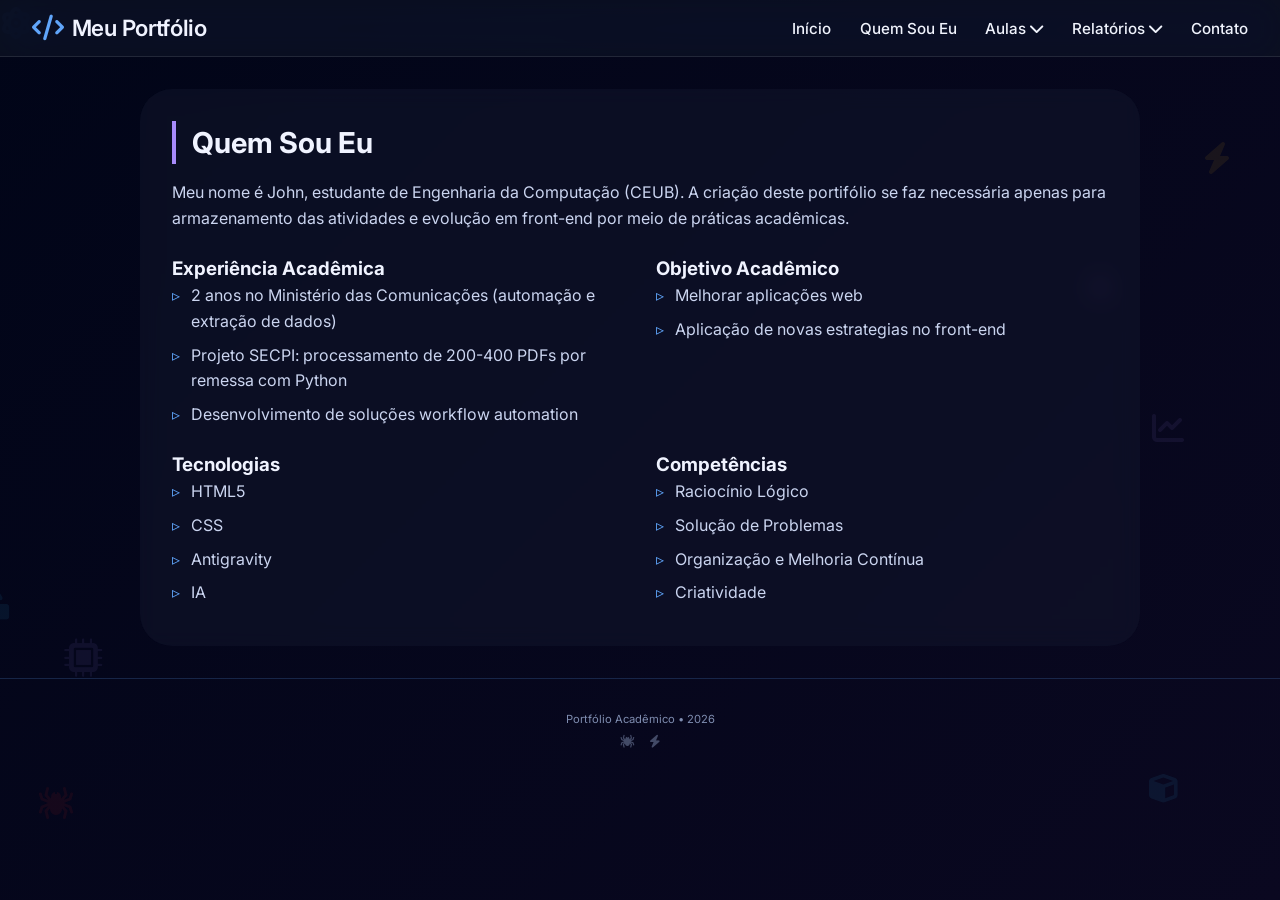
<file: Eu.html>
<!DOCTYPE html>
<html lang="pt-br">

<head>
    <meta charset="UTF-8">
    <meta name="viewport" content="width=device-width, initial-scale=1.0">
    <title>Quem Sou Eu • Perfil Acadêmico</title>
    <link rel="preconnect" href="https://fonts.googleapis.com">
    <link rel="preconnect" href="https://fonts.gstatic.com" crossorigin>
    <link
        href="https://fonts.googleapis.com/css2?family=Inter:opsz,wght@14..32,300;14..32,400;14..32,500;14..32,600;14..32,700&display=swap"
        rel="stylesheet">
    <link rel="stylesheet" href="https://cdnjs.cloudflare.com/ajax/libs/font-awesome/6.0.0-beta3/css/all.min.css">
    <link rel="stylesheet" href="style.css">
    <style>
        .profile-simple {
            max-width: 1000px;
            margin: 2rem auto;
            background: rgba(18, 22, 45, 0.5);
            backdrop-filter: blur(10px);
            border-radius: 32px;
            padding: 2rem;
            transition: box-shadow 0.3s;
        }

        .profile-simple:hover {
            box-shadow: 0 0 16px rgba(96, 165, 250, 0.3);
        }

        .profile-simple h2 {
            font-size: 1.8rem;
            margin-bottom: 1rem;
            border-left: 4px solid #a78bfa;
            padding-left: 1rem;
        }

        .profile-simple p,
        .profile-simple li {
            color: #cbd5f0;
            line-height: 1.6;
        }

        .profile-simple ul {
            list-style: none;
            padding-left: 0;
        }

        .profile-simple li {
            margin-bottom: 0.5rem;
            padding-left: 1.2rem;
            position: relative;
        }

        .profile-simple li:before {
            content: "▹";
            position: absolute;
            left: 0;
            color: #60a5fa;
        }

        .two-col {
            display: grid;
            grid-template-columns: 1fr 1fr;
            gap: 2rem;
            margin-top: 1.5rem;
        }

        @media (max-width: 700px) {
            .two-col {
                grid-template-columns: 1fr;
            }
        }
    </style>
</head>

<body>

    <div class="gradient-aurora"></div>
    <!-- Ícones flutuantes -->
    <div class="float-icon"><i class="fas fa-atom"></i></div>
    <div class="float-icon second"><i class="fas fa-microchip"></i></div>
    <div class="float-icon third"><i class="fas fa-cube"></i></div>
    <div class="float-icon fourth"><i class="fas fa-brain"></i></div>
    <div class="float-icon fifth"><i class="fas fa-chart-line"></i></div>
    <div class="float-icon sixth"><i class="fas fa-shapes"></i></div>
    <div class="float-icon spider-icon"><i class="fas fa-spider"></i></div>
    <div class="float-icon lightning-icon"><i class="fas fa-bolt"></i></div>

    <nav class="apple-glass">
        <div class="nav-container">
            <div class="logo">
                <i class="fas fa-code"></i>
                <span>Meu Portfólio</span>
            </div>
            <ul class="menu-apple">
                <li><a href="index.html">Início</a></li>
                <li><a href="Eu.html" class="active">Quem sou eu</a></li>
                <li class="dropdown-apple">
                    <a href="#">Aulas <i class="fas fa-chevron-down"></i></a>
                    <ul class="submenu-apple">
                        <li><a href="apresentacao.html">Apresentação</a></li>
                        <li><a href="listas.html">Listas, tabelas e forms</a></li>
                        <li><a href="menu.html">Menu, classes e mídia</a></li>
                        <li><a href="cards.html">Cards, áudio e fundo</a></li>
                        <li><a href="login.html">Botões, alertas e login</a></li>
                        <li><a href="e-comerce.html">Landing e-commerce</a></li>
                        <li><a href="bootstrap.html">Bootstrap</a></li>
                    </ul>
                </li>
                <li class="dropdown-apple">
                    <a href="#">Relatórios <i class="fas fa-chevron-down"></i></a>
                    <ul class="submenu-apple">
                        <li><a href="pdfs/relatorio1.pdf" target="_blank">Listas, tabelas e forms</a></li>
                        <li><a href="pdfs/relatorio2.pdf" target="_blank">Menu, classes e mídia</a></li>
                        <li><a href="pdfs/relatorio3.pdf" target="_blank">Cards, áudio e fundo</a></li>
                        <li><a href="pdfs/relatorio4.pdf" target="_blank">Botões, alertas e login</a></li>
                        <li><a href="pdfs/relatorio5.pdf" target="_blank">Landing e-commerce</a></li>
                        <li><a href="pdfs/relatorio6.pdf" target="_blank">Bootstrap</a></li>
                    </ul>
                </li>
                <li><a href="Contato.html">Contato</a></li>
            </ul>
        </div>
    </nav>

    <div class="profile-simple">
        <h2>Quem Sou Eu</h2>
        <p>Meu nome é John, estudante de Engenharia da Computação (CEUB). A criação deste portifólio se faz necessária apenas para armazenamento das atividades e  evolução em front-end por meio de práticas acadêmicas.</p>
        <div class="two-col">
            <div>
                <h3>Experiência Acadêmica</h3>
                <ul>
                    <li>2 anos no Ministério das Comunicações (automação e extração de dados)</li>
                    <li>Projeto SECPI: processamento de 200-400 PDFs por remessa com Python</li>
                    <li>Desenvolvimento de soluções workflow automation</li>
                </ul>
            </div>
            <div>
                <h3>Objetivo Acadêmico</h3>
                <ul>
                    <li>Melhorar aplicações web</li>
                    <li>Aplicação de novas estrategias no front-end</li>
                </ul>
            </div>
        </div>
        <div class="two-col" style="margin-top: 1rem;">
            <div>
                <h3>Tecnologias</h3>
                <ul>
                    <li>HTML5</li>
                    <li>CSS</li>
                    <li>Antigravity</li>
                    <li>IA</li>
                </ul>
            </div>
            <div>
                <h3>Competências</h3>
                <ul>
                    <li>Raciocínio Lógico</li>
                    <li>Solução de Problemas</li>
                    <li>Organização e Melhoria Contínua</li>
                    <li>Criatividade</li>
                </ul>
            </div>
        </div>
    </div>

    <footer>
        <p>Portfólio Acadêmico • <span id="ano"></span></p>
        <div class="footer-icons"><i class="fas fa-spider"></i> <i class="fas fa-bolt"></i></div>
    </footer>

    <script>document.getElementById('ano').innerText = new Date().getFullYear();</script>
</body>

</html>
</file>
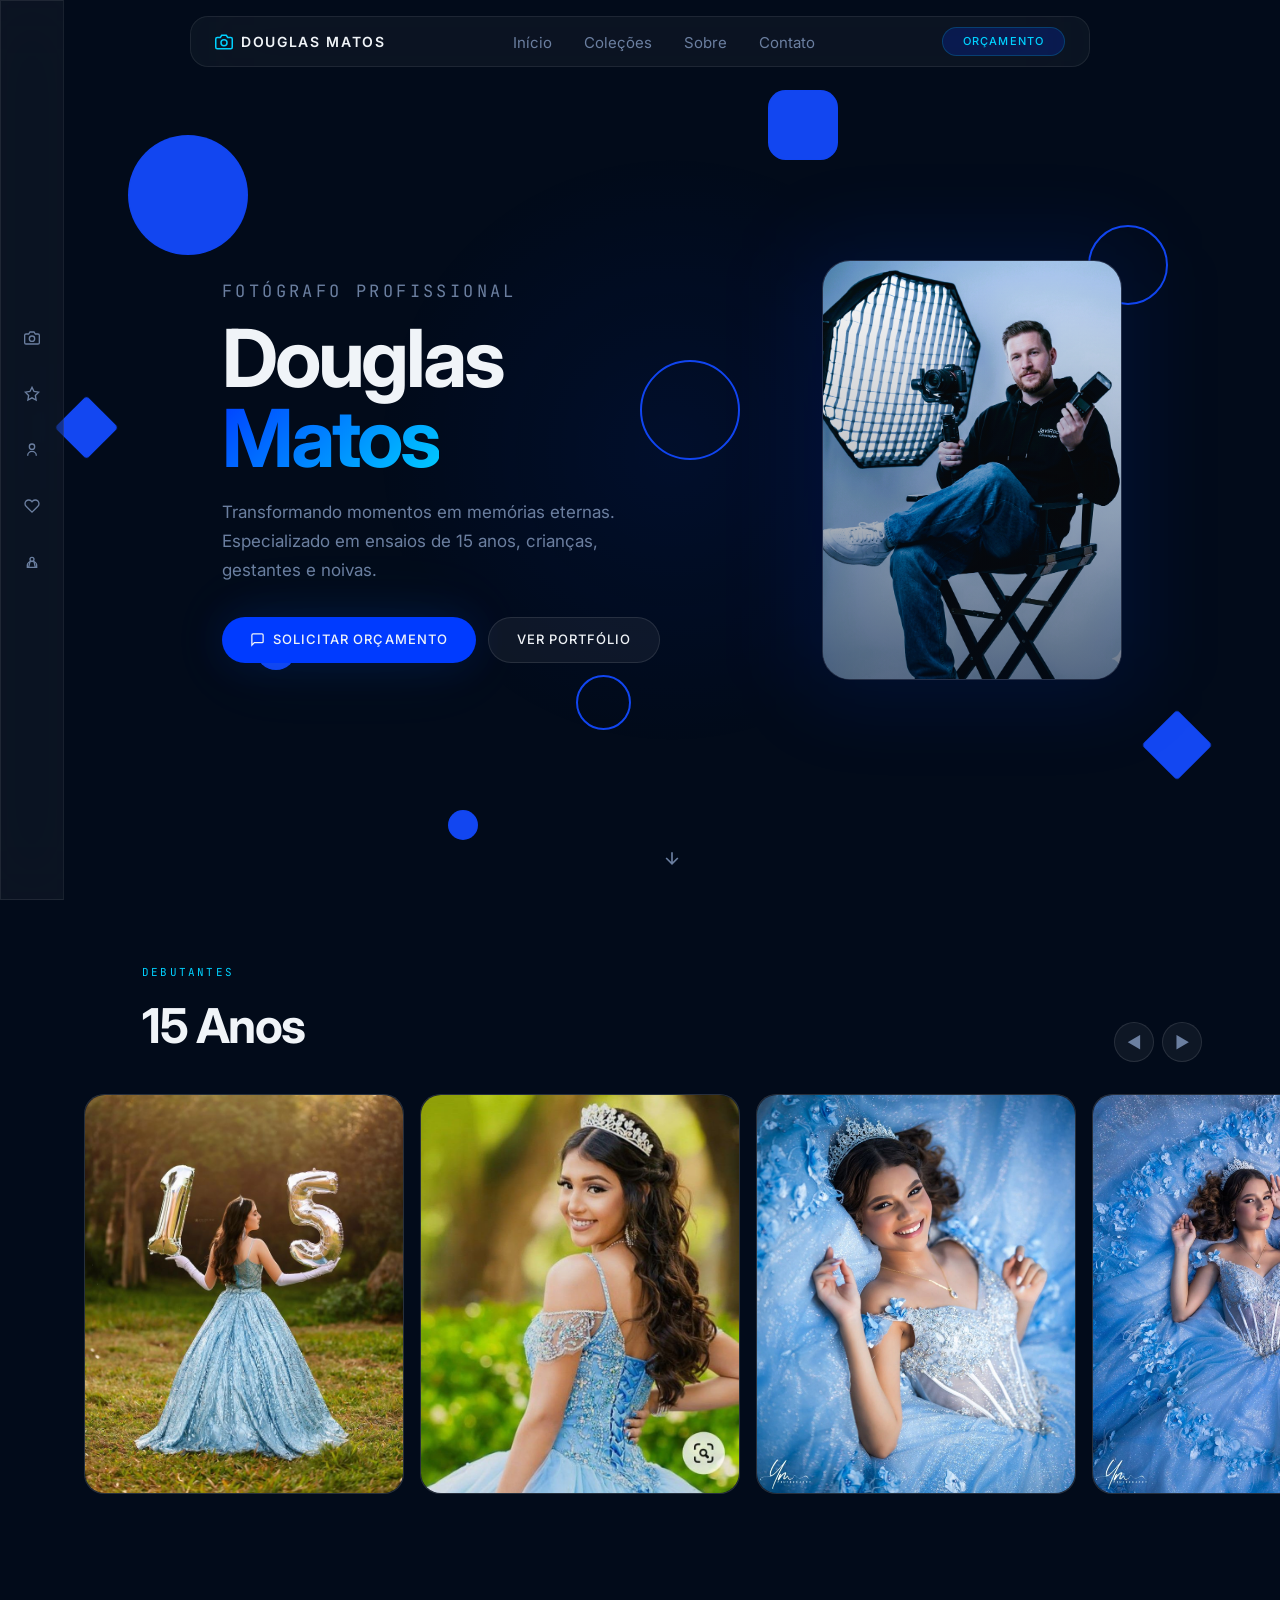
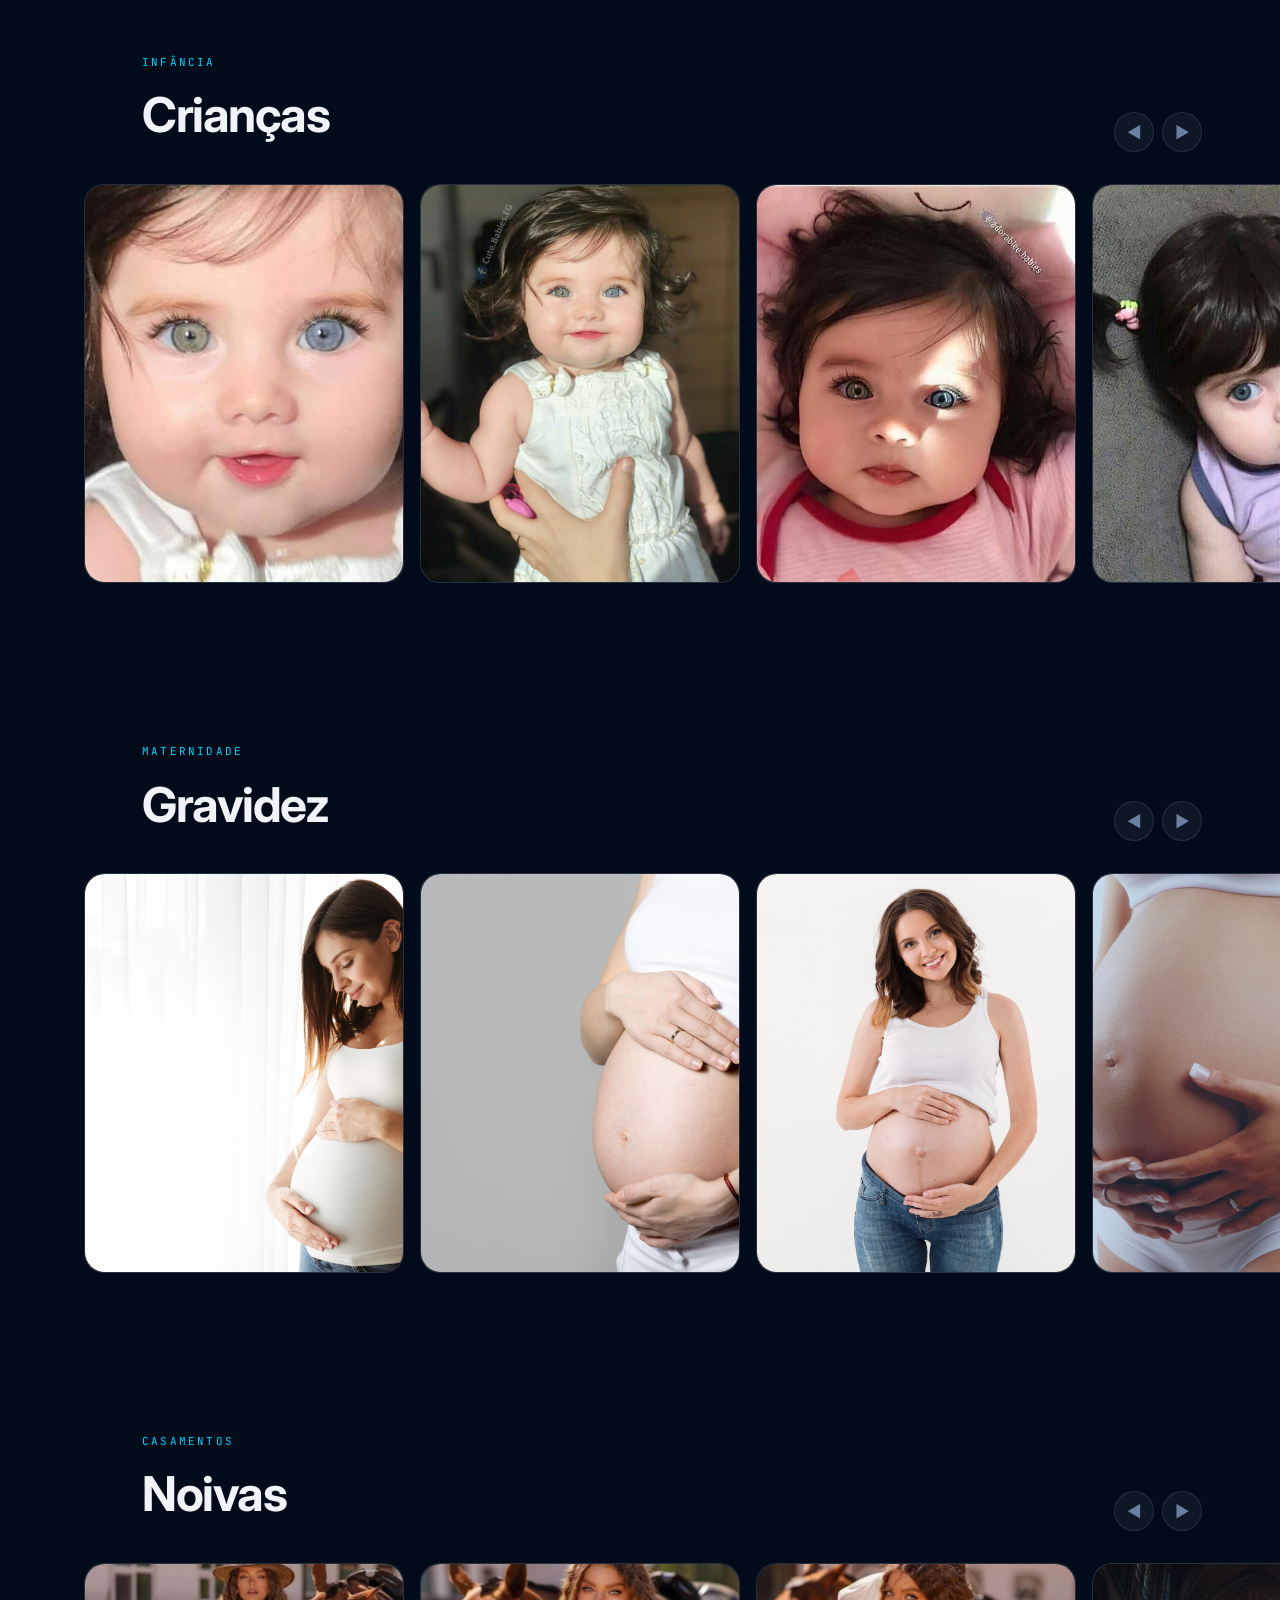
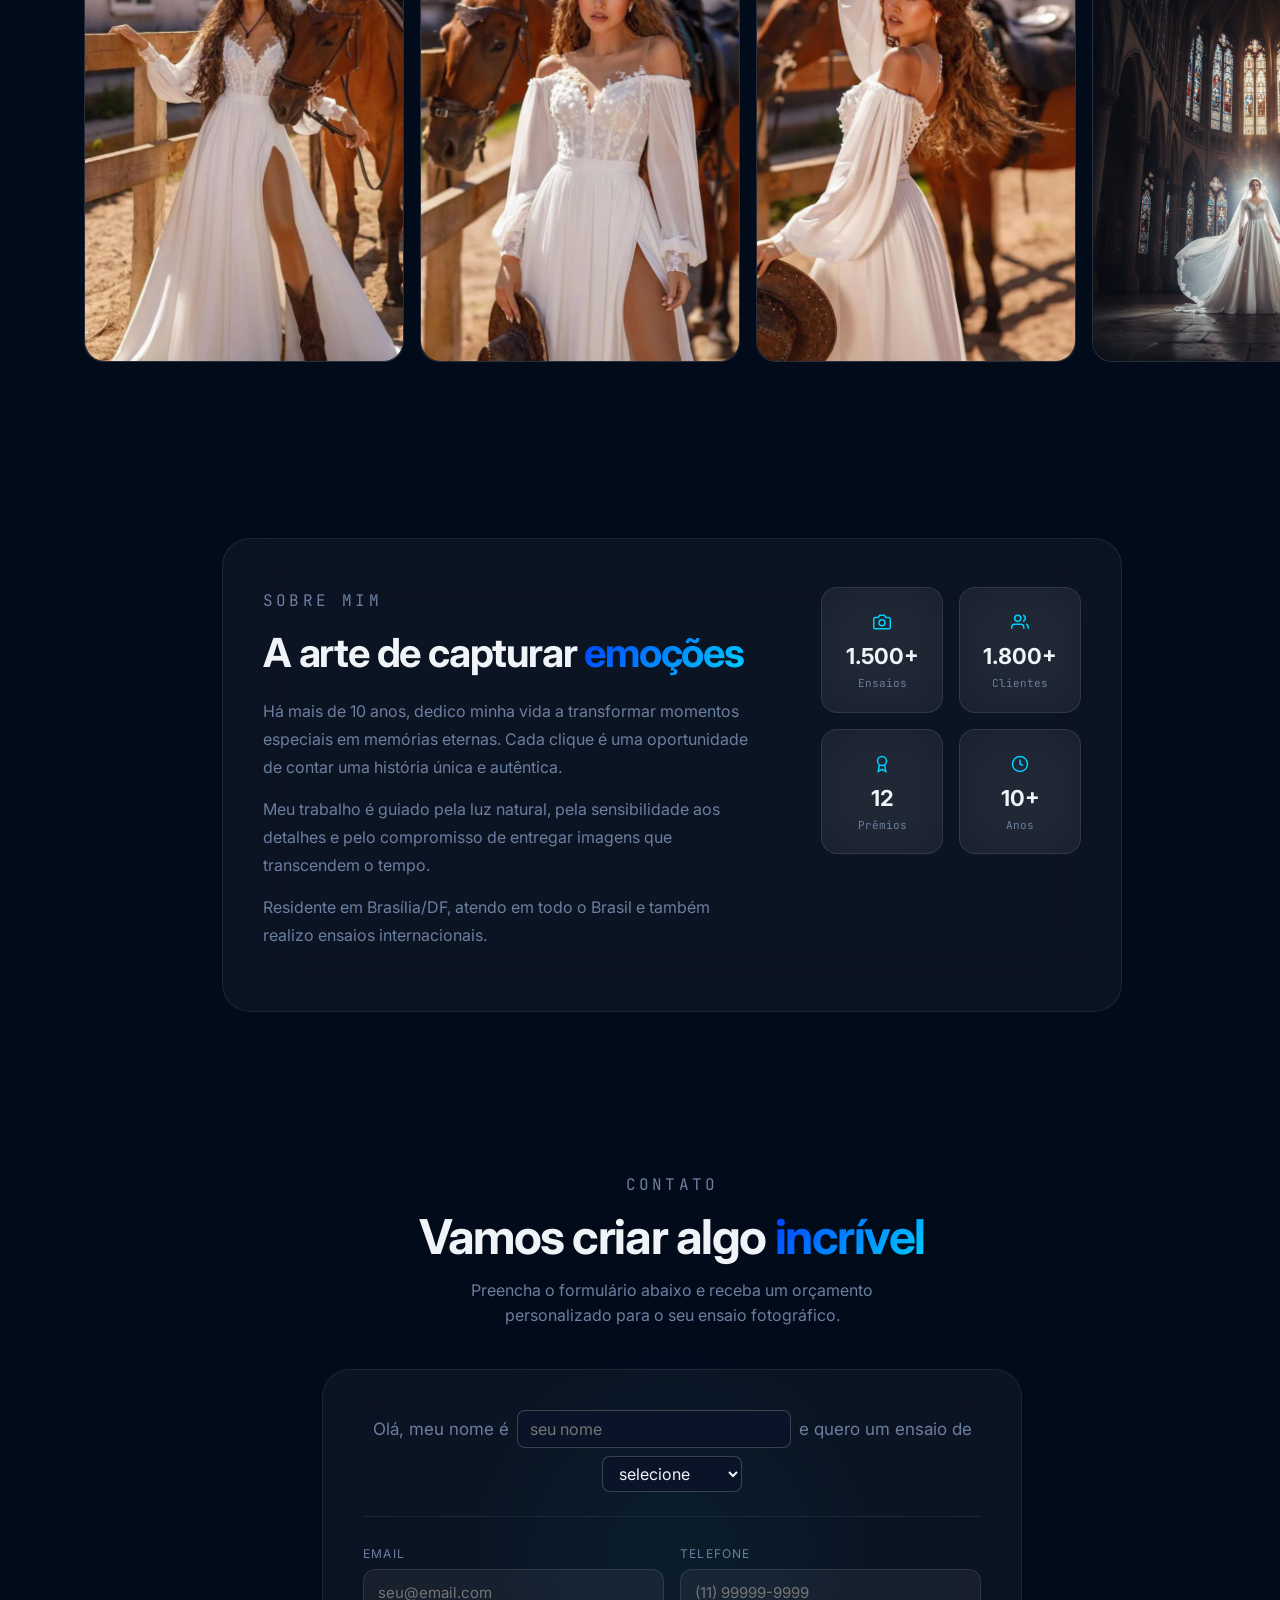
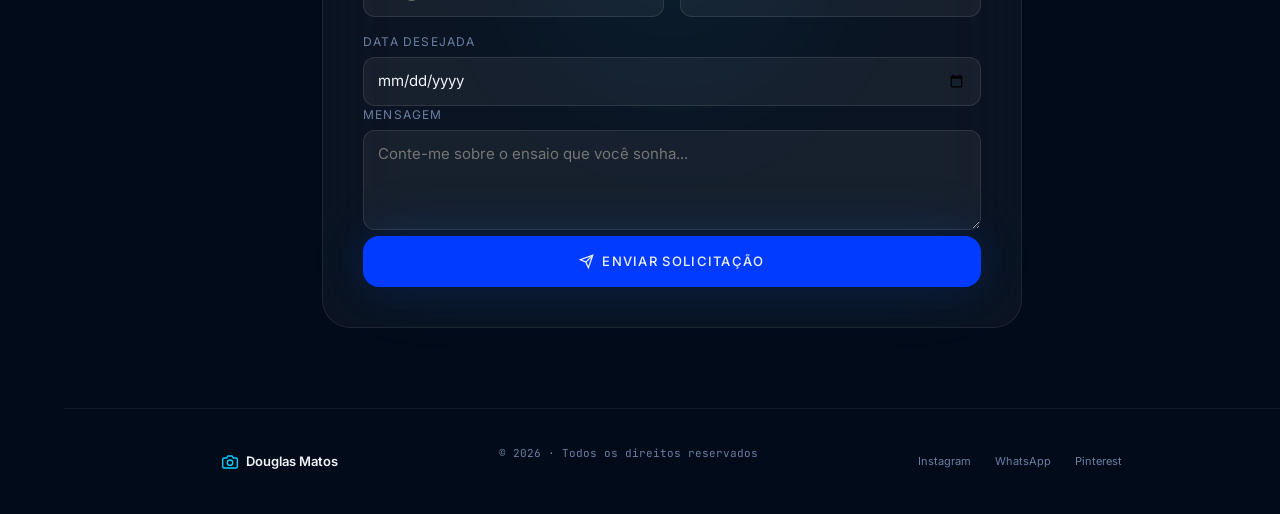
<file: fotografia.html>
<!DOCTYPE html>
<html lang="pt-BR">
<head>
  <meta charset="UTF-8" />
  <meta name="viewport" content="width=device-width, initial-scale=1.0" />
  <title>Douglas Matos · Fotógrafo Profissional</title>
  
  <!-- Bootstrap 5.3.8 CDN (obrigatório) -->
  <link href="https://cdn.jsdelivr.net/npm/bootstrap@5.3.8/dist/css/bootstrap.min.css" rel="stylesheet">
  
  <!-- Fonts -->
  <link rel="preconnect" href="https://fonts.googleapis.com" />
  <link href="https://fonts.googleapis.com/css2?family=Inter:wght@300;400;500;600;700&family=JetBrains+Mono:wght@400;500&display=swap" rel="stylesheet" />
  
  <style>
    /* RESET E VARIÁVEIS */
    * {
      box-sizing: border-box;
      margin: 0;
      padding: 0;
    }

    :root {
      --bg: #020B1A;
      --bg2: #040f22;
      --fg: #F0F4F8;
      --muted: #6b7fa0;
      --accent: #00D1FF;
      --primary: #003BFF;
      --glass: rgba(255,255,255,0.04);
      --glass-border: rgba(255,255,255,0.08);
      --glow: 0 0 40px rgba(0,59,255,0.15), 0 0 80px rgba(0,209,255,0.07);
    }

    html {
      scroll-behavior: smooth;
    }

    body {
      font-family: 'Inter', sans-serif;
      background: var(--bg);
      color: var(--fg);
      min-height: 100vh;
      overflow-x: hidden;
    }

    /* SCROLLBAR PERSONALIZADA */
    ::-webkit-scrollbar { width: 5px; }
    ::-webkit-scrollbar-track { background: var(--bg); }
    ::-webkit-scrollbar-thumb { background: rgba(0,59,255,.3); border-radius: 3px; }

    /* VIDRO (GLASSMORPHISM) */
    .glass {
      background: var(--glass);
      backdrop-filter: blur(40px);
      -webkit-backdrop-filter: blur(40px);
      border: 0.5px solid var(--glass-border);
    }
    .glass-card {
      background: rgba(255,255,255,.05);
      backdrop-filter: blur(24px);
      -webkit-backdrop-filter: blur(24px);
      border: 0.5px solid rgba(255,255,255,.1);
    }

    /* GRADIENTE DE TEXTO */
    .text-gradient {
      background: linear-gradient(135deg, #003BFF 0%, #00D1FF 100%);
      -webkit-background-clip: text;
      -webkit-text-fill-color: transparent;
      background-clip: text;
    }
    .glow { box-shadow: var(--glow); }
    .mono { font-family: 'JetBrains Mono', monospace; }
    .label {
      font-family: 'JetBrains Mono', monospace;
      font-size: 11px;
      letter-spacing: .2em;
      text-transform: uppercase;
      color: var(--accent);
    }

    /* ESCONDE SCROLLBAR DAS GALERIAS */
    .no-scroll::-webkit-scrollbar { display: none; }
    .no-scroll { -ms-overflow-style: none; scrollbar-width: none; }

    /* BOTÕES PERSONALIZADOS (sobrescreve Bootstrap) */
    .btn-primary {
      display: inline-flex;
      align-items: center;
      gap: 8px;
      padding: 12px 28px;
      border-radius: 50px;
      background: var(--primary);
      color: var(--fg);
      font-size: 13px;
      font-weight: 500;
      letter-spacing: .08em;
      text-transform: uppercase;
      border: none;
      cursor: pointer;
      transition: opacity .3s, box-shadow .3s;
      box-shadow: var(--glow);
    }
    .btn-primary:hover { opacity: .8; }

    .btn-ghost {
      display: inline-flex;
      align-items: center;
      gap: 8px;
      padding: 12px 28px;
      border-radius: 50px;
      background: rgba(255,255,255,.05);
      color: var(--fg);
      font-size: 13px;
      font-weight: 500;
      letter-spacing: .08em;
      text-transform: uppercase;
      border: 0.5px solid rgba(255,255,255,.1);
      cursor: pointer;
      transition: background .3s;
    }
    .btn-ghost:hover { background: rgba(255,255,255,.1); }

    /* ELEMENTOS FLUTUANTES GEOMÉTRICOS */
    #geometrics {
      position: fixed;
      inset: 0;
      pointer-events: none;
      z-index: 0;
      overflow: hidden;
    }
    .geo {
      position: absolute;
      border: 1px solid rgba(0,59,255,.1);
      background: rgba(20, 75, 255, 0.938);
      animation: float linear infinite;
      will-change: transform, opacity;
    }
    .geo.circle { border-radius: 50%; }
    .geo.ring { border-radius: 50%; background: transparent; border-color: rgba(20, 75, 255, 0.938); border-width: 2px; }
    .geo.diamond { border-radius: 4px; transform: rotate(45deg); }
    .geo.hex { border-radius: 25%; }

    @keyframes float {
      0%   { transform: translate(0,0) rotate(0deg); opacity:.25; }
      25%  { transform: translate(15px,-25px) rotate(90deg); opacity:.5; }
      50%  { transform: translate(-10px,10px) rotate(180deg); opacity:.35; }
      75%  { transform: translate(20px,-15px) rotate(270deg); opacity:.45; }
      100% { transform: translate(0,0) rotate(360deg); opacity:.25; }
    }

    /* MENU SUPERIOR */
    #topnav {
      position: fixed;
      top: 0;
      left: 0;
      right: 0;
      z-index: 50;
      padding: 16px 20px;
    }
    .nav-inner {
      max-width: 900px;
      margin: 0 auto;
      display: flex;
      align-items: center;
      justify-content: space-between;
      padding: 10px 24px;
      border-radius: 18px;
    }
    .nav-brand {
      display: flex;
      align-items: center;
      gap: 8px;
      font-size: 14px;
      font-weight: 600;
      letter-spacing: .12em;
      text-transform: uppercase;
      color: var(--fg);
      text-decoration: none;
      background: none;
      border: none;
      cursor: pointer;
      line-height: 1;  /* alinhamento vertical */
    }
    .nav-brand svg { color: var(--accent); }
    
    .nav-links {
      display: flex;
      gap: 32px;
      list-style: none;
      align-items: center;
      margin: 0;
      padding: 0;
    }
    @media(max-width:768px){ .nav-links, .nav-cta { display: none; } }
    
    .nav-links a {
      position: relative;
      font-size: 15px;
      color: var(--muted);
      text-decoration: none;
      transition: color .3s;
      line-height: 1;  /* mesma altura do brand e botão */
      display: inline-block;
      padding: 0;
    }
    .nav-links a::after {
      content: '';
      position: absolute;
      bottom: -4px;
      left: 0;
      width: 0;
      height: 1px;
      background: var(--accent);
      transition: width .3s;
    }
    .nav-links a:hover { color: var(--fg); }
    .nav-links a:hover::after { width: 100%; }
    
    .nav-cta {
      font-size: 11px;
      font-weight: 500;
      letter-spacing: .1em;
      text-transform: uppercase;
      padding: 8px 20px;
      border-radius: 50px;
      background: rgba(0,59,255,.2);
      color: var(--accent);
      border: 1px solid rgba(0,209,255,.2);
      cursor: pointer;
      transition: background .3s;
      text-decoration: none;
      line-height: 1;
      display: inline-flex;
      align-items: center;
    }
    .nav-cta:hover { background: rgba(0,59,255,.35); }
    
    .hamburger {
      display: none;
      background: none;
      border: none;
      color: var(--fg);
      cursor: pointer;
    }
    @media(max-width:768px){ .hamburger { display: block; } }

    /* MENU MOBILE */
    #mobile-menu {
      display: none;
      position: fixed;
      inset: 0;
      z-index: 45;
      background: rgba(2,11,26,.97);
      backdrop-filter: blur(30px);
      flex-direction: column;
      align-items: center;
      justify-content: center;
      gap: 32px;
    }
    #mobile-menu.open { display: flex; }
    #mobile-menu a {
      font-size: 26px;
      font-weight: 300;
      color: var(--fg);
      text-decoration: none;
      transition: color .3s;
    }
    #mobile-menu a:hover { color: var(--accent); }
    .close-btn {
      position: absolute;
      top: 24px;
      right: 24px;
      background: none;
      border: none;
      color: var(--fg);
      cursor: pointer;
    }

    /* BARRA LATERAL */
    #sidebar {
      position: fixed;
      left: 0;
      top: 0;
      bottom: 0;
      width: 64px;
      z-index: 30;
      display: flex;
      flex-direction: column;
      align-items: center;
      justify-content: center;
      gap: 20px;
      border-right: 0.5px solid rgba(255,255,255,.05);
    }
    @media(max-width:1024px){ #sidebar { display: none; } }
    .sidebar-btn {
      position: relative;
      width: 36px;
      height: 36px;
      border-radius: 10px;
      display: flex;
      align-items: center;
      justify-content: center;
      background: none;
      border: none;
      cursor: pointer;
      color: var(--muted);
      transition: color .3s, background .3s;
    }
    .sidebar-btn:hover { color: var(--fg); background: rgba(255,255,255,.05); }
    .sidebar-btn.active { color: var(--accent); background: rgba(0,59,255,.15); box-shadow: var(--glow); }
    .sidebar-btn .tip {
      position: absolute;
      left: calc(100% + 10px);
      background: rgba(255,255,255,.08);
      backdrop-filter: blur(20px);
      border: .5px solid rgba(255,255,255,.1);
      padding: 4px 10px;
      border-radius: 6px;
      font-size: 11px;
      white-space: nowrap;
      color: var(--fg);
      opacity: 0;
      pointer-events: none;
      transition: opacity .2s;
    }
    .sidebar-btn:hover .tip { opacity: 1; }

    /* CONTEÚDO PRINCIPAL */
    main { padding-left: 0; }
    @media(min-width:1024px){ main { padding-left: 64px; } }

    /* HERO */
    #hero {
      position: relative;
      min-height: 100vh;
      display: flex;
      align-items: center;
      justify-content: center;
      padding: 100px 20px 60px;
      overflow: hidden;
    }
    .hero-orb {
      position: absolute;
      top: 50%;
      left: 50%;
      transform: translate(-50%,-50%);
      width: 600px;
      height: 600px;
      border-radius: 50%;
      background: radial-gradient(circle, rgba(0,59,255,.08) 0%, transparent 70%);
      pointer-events: none;
    }
    .hero-inner {
      position: relative;
      z-index: 1;
      max-width: 900px;
      width: 100%;
      display: flex;
      flex-direction: column;
      align-items: center;
      gap: 48px;
    }
    @media(min-width:900px){
      .hero-inner { flex-direction: row; align-items: center; gap: 80px; }
    }
    .hero-text { flex: 1; text-align: center; }
    @media(min-width:900px){ .hero-text { text-align: left; } }
    .hero-text h1 {
      font-size: clamp(44px, 7vw, 80px);
      font-weight: 700;
      line-height: 1;
      letter-spacing: -.04em;
      margin: 12px 0 20px;
    }
    .hero-text p { font-size: 17px; color: var(--muted); line-height: 1.7; max-width: 420px; margin: 0 auto; }
    @media(min-width:900px){ .hero-text p { margin: 0; } }
    .hero-btns { display: flex; gap: 12px; margin-top: 32px; flex-wrap: wrap; justify-content: center; }
    @media(min-width:900px){ .hero-btns { justify-content: flex-start; } }

    .hero-portrait { position: relative; flex-shrink: 0; }
    .portrait-wrap {
      position: relative;
      width: 260px;
      height: 360px;
      border-radius: 28px;
      overflow: hidden;
    }
    @media(min-width:900px){ .portrait-wrap { width: 300px; height: 420px; } }
    .portrait-glow {
      position: absolute;
      inset: -20px;
      border-radius: 40px;
      background: rgba(0,59,255,.1);
      filter: blur(40px);
      z-index: 0;
    }
    .portrait-wrap img { width: 100%; height: 100%; object-fit: cover; position: relative; z-index: 1; }
    .portrait-overlay {
      position: absolute;
      inset: 0;
      z-index: 2;
      background: linear-gradient(to top, rgba(2,11,26,.5), transparent);
    }

    .scroll-arrow {
      position: absolute;
      bottom: 32px;
      left: 50%;
      transform: translateX(-50%);
      color: var(--muted);
      animation: bob 2s ease-in-out infinite;
    }
    @keyframes bob { 0%,100%{transform:translateX(-50%) translateY(0)} 50%{transform:translateX(-50%) translateY(8px)} }

    /* GALERIAS */
    .gallery-section { padding: 64px 0 80px; }
    .gallery-header {
      max-width: 1100px;
      margin: 0 auto 32px;
      padding: 0 20px;
      display: flex;
      align-items: flex-end;
      justify-content: space-between;
    }
    .gallery-header h2 { font-size: clamp(28px, 4vw, 48px); font-weight: 700; letter-spacing: -.03em; }
    .gallery-arrows { display: flex; gap: 8px; }
    @media(max-width:640px){ .gallery-arrows { display: none; } }
    .arrow-btn {
      width: 40px;
      height: 40px;
      border-radius: 50%;
      display: flex;
      align-items: center;
      justify-content: center;
      background: rgba(255,255,255,.05);
      border: .5px solid rgba(255,255,255,.1);
      cursor: pointer;
      color: var(--muted);
      transition: color .3s, background .3s;
    }
    .arrow-btn:hover { color: var(--fg); background: rgba(255,255,255,.1); }
    .gallery-track {
      display: flex;
      gap: 16px;
      overflow-x: auto;
      padding: 0 20px 16px;
      cursor: grab;
    }
    .gallery-track:active { cursor: grabbing; }
    .gallery-card {
      flex-shrink: 0;
      width: 260px;
      border-radius: 20px;
      overflow: visible;
      position: relative;
      cursor: pointer;
    }
    @media(min-width:640px){ .gallery-card { width: 290px; } }
    @media(min-width:1024px){ .gallery-card { width: 320px; } }
    .gallery-card img {
      width: 100%;
      aspect-ratio: 4/5;
      object-fit: cover;
      display: block;
      border-radius: 20px;
    }
    .gallery-card-overlay {
      position: absolute;
      inset: 0;
      background: linear-gradient(to top, rgba(2,11,26,.4), transparent);
      opacity: 0;
      transition: opacity .4s;
      border-radius: 20px;
      pointer-events: none;
    }
    .gallery-card:hover .gallery-card-overlay { opacity: 1; }

    /* ZOOM */
    .zoom-overlay {
      position: fixed;
      top: 0;
      left: 0;
      width: 100%;
      height: 100%;
      background: rgba(0, 0, 0, 0.85);
      backdrop-filter: blur(12px);
      z-index: 2000;
      display: flex;
      align-items: center;
      justify-content: center;
      visibility: hidden;
      opacity: 0;
      transition: visibility 0.4s ease, opacity 0.4s ease;
      cursor: zoom-out;
    }
    .zoom-overlay.active {
      visibility: visible;
      opacity: 1;
    }
    .zoom-image {
      max-width: 85vw;
      max-height: 85vh;
      border-radius: 24px;
      box-shadow: 0 30px 60px rgba(0,0,0,0.5);
      transform: scale(0.92);
      transition: transform 0.45s cubic-bezier(0.2, 0.95, 0.4, 1.05);
      cursor: default;
    }
    .zoom-overlay.active .zoom-image {
      transform: scale(1);
    }

    /* SOBRE */
    #about { padding: 80px 20px; }
    .about-inner {
      max-width: 900px;
      margin: 0 auto;
      padding: 48px 40px;
      border-radius: 28px;
    }
    @media(max-width:640px){ .about-inner { padding: 32px 24px; } }
    .about-flex { display: flex; gap: 48px; flex-direction: column; }
    @media(min-width:900px){ .about-flex { flex-direction: row; align-items: flex-start; gap: 64px; } }
    .about-text h2 { font-size: clamp(26px, 3.5vw, 40px); font-weight: 700; letter-spacing: -.03em; margin: 10px 0 20px; }
    .about-text p { font-size: 16px; line-height: 1.75; color: var(--muted); margin-bottom: 14px; }
    .stats-grid { display: grid; grid-template-columns: 1fr 1fr; gap: 16px; flex-shrink: 0; }
    @media(min-width:900px){ .stats-grid { width: 260px; } }
    .stat-card { padding: 20px 16px; border-radius: 16px; text-align: center; }
    .stat-icon { margin-bottom: 8px; }
    .stat-icon svg { color: var(--accent); }
    .stat-value { font-size: 22px; font-weight: 700; }
    .stat-label { font-size: 11px; color: var(--muted); margin-top: 2px; font-family: 'JetBrains Mono', monospace; }

    /* CONTATO */
    #contact { padding: 80px 20px; position: relative; }
    .contact-orb {
      position: absolute;
      top: 50%;
      left: 50%;
      transform: translate(-50%,-50%);
      width: 500px;
      height: 500px;
      border-radius: 50%;
      background: radial-gradient(circle, rgba(0,209,255,.05) 0%, transparent 70%);
      pointer-events: none;
    }
    .contact-inner { max-width: 700px; margin: 0 auto; position: relative; z-index: 1; }
    .section-header { text-align: center; margin-bottom: 40px; }
    .section-header h2 { font-size: clamp(28px, 4vw, 48px); font-weight: 700; letter-spacing: -.03em; margin: 10px 0 12px; }
    .section-header p { font-size: 16px; color: var(--muted); max-width: 420px; margin: 0 auto; line-height: 1.6; }
    .form-wrap { padding: 40px; border-radius: 28px; }

    /* Mad Libs */
    .mad-libs {
      text-align: center;
      font-size: 17px;
      color: var(--muted);
      margin-bottom: 28px;
      padding-bottom: 24px;
      border-bottom: .5px solid rgba(255,255,255,.07);
      display: flex;
      flex-wrap: wrap;
      justify-content: center;
      align-items: baseline;
      gap: 8px;
    }
    .mad-libs input, .mad-libs select {
      background-color: #0a1428;
      border: .5px solid rgba(255,255,255,.2);
      border-radius: 8px;
      color: var(--fg);
      font-family: 'Inter', sans-serif;
      font-size: 16px;
      padding: 6px 12px;
      outline: none;
      transition: border-color .3s;
      min-width: 140px;
    }
    .mad-libs input:focus, .mad-libs select:focus { border-color: var(--accent); }
    @media (max-width: 700px) {
      .mad-libs { flex-direction: column; align-items: center; gap: 12px; }
      .mad-libs input, .mad-libs select { width: 100%; max-width: 280px; }
    }

    /* Formulário grid  */
    .form-grid {
      display: grid;
      grid-template-columns: 1fr 1fr;
      gap: 16px;
      margin-bottom: 16px;
    }
    @media(max-width:640px){ .form-grid { grid-template-columns: 1fr; } }
    .form-label {
      display: block;
      font-size: 12px;
      text-transform: uppercase;
      letter-spacing: .1em;
      color: var(--muted);
      margin-bottom: 6px;
    }
    .form-input, .form-textarea {
      width: 100%;
      padding: 12px 14px;
      border-radius: 12px;
      background: rgba(255,255,255,.05);
      border: .5px solid rgba(255,255,255,.1);
      color: var(--fg);
      font-family: 'Inter', sans-serif;
      font-size: 15px;
      outline: none;
      transition: border-color .3s;
    }
    .form-textarea { resize: vertical; min-height: 100px; }
    .form-input:focus, .form-textarea:focus { border-color: var(--accent); }
    .submit-btn {
      width: 100%;
      padding: 16px;
      border-radius: 16px;
      background: var(--primary);
      color: var(--fg);
      font-family: 'Inter', sans-serif;
      font-size: 13px;
      font-weight: 500;
      letter-spacing: .1em;
      text-transform: uppercase;
      border: none;
      cursor: pointer;
      box-shadow: var(--glow);
      transition: opacity .3s;
      display: flex;
      align-items: center;
      justify-content: center;
      gap: 8px;
    }
    .submit-btn:hover { opacity: .8; }
    .success-msg {
      display: none;
      text-align: center;
      padding: 48px 24px;
    }
    .success-msg.show { display: block; }
    .success-icon { font-size: 48px; margin-bottom: 16px; }

    /* RODAPÉ */
    footer {
      border-top: .5px solid rgba(255,255,255,.06);
      padding: 36px 20px;
    }
    .footer-inner {
      max-width: 900px;
      margin: 0 auto;
      display: flex;
      flex-direction: column;
      align-items: center;
      gap: 16px;
      text-align: center;
    }
    @media(min-width:768px){
      .footer-inner { flex-direction: row; justify-content: space-between; text-align: left; }
    }
    .footer-brand { display: flex; align-items: center; gap: 8px; font-size: 13px; font-weight: 600; }
    .footer-copy { font-family: 'JetBrains Mono', monospace; font-size: 11px; color: var(--muted); }
    .footer-links { display: flex; gap: 24px; }
    .footer-links a { font-size: 11px; color: var(--muted); text-decoration: none; transition: color .3s; }
    .footer-links a:hover { color: var(--fg); }

    svg { display: inline-block; vertical-align: middle; }
    @keyframes spin { to { transform: rotate(360deg); } }
  </style>
</head>
<body>

<!-- ELEMENTOS GEOMÉTRICOS FLUTUANTES -->
<div id="geometrics"></div>

<!-- MENU MOBILE -->
<div id="mobile-menu">
  <button class="close-btn" onclick="toggleMenu()">
    <svg width="24" height="24" fill="none" stroke="currentColor" stroke-width="2" viewBox="0 0 24 24"><path d="M18 6L6 18M6 6l12 12"/></svg>
  </button>
  <a href="#hero" data-scroll>Início</a>
  <a href="#collections" data-scroll>Coleções</a>
  <a href="#about" data-scroll>Sobre</a>
  <a href="#contact" data-scroll>Contato</a>
  <a href="#contact" data-scroll class="btn-primary" style="margin-top:8px">Solicitar Orçamento</a>
</div>

<!-- MENU SUPERIOR -->
<header id="topnav">
  <div class="nav-inner glass">
    <button class="nav-brand" data-scroll="#hero">
      <svg width="18" height="18" fill="none" stroke="#00D1FF" stroke-width="2" viewBox="0 0 24 24"><path d="M23 19a2 2 0 01-2 2H3a2 2 0 01-2-2V8a2 2 0 012-2h4l2-3h6l2 3h4a2 2 0 012 2z"/><circle cx="12" cy="13" r="4"/></svg>
      Douglas Matos
    </button>
    <ul class="nav-links">
      <li><a href="#hero" data-scroll>Início</a></li>
      <li><a href="#collections" data-scroll>Coleções</a></li>
      <li><a href="#about" data-scroll>Sobre</a></li>
      <li><a href="#contact" data-scroll>Contato</a></li>
    </ul>
    <a href="#contact" class="nav-cta" data-scroll>Orçamento</a>
    <button class="hamburger" onclick="toggleMenu()">
      <svg width="22" height="22" fill="none" stroke="currentColor" stroke-width="2" viewBox="0 0 24 24"><path d="M3 12h18M3 6h18M3 18h18"/></svg>
    </button>
  </div>
</header>

<!-- BARRA LATERAL -->
<aside id="sidebar" class="glass">
  <button class="sidebar-btn active" data-scroll-to="hero" title="Início">
    <svg width="16" height="16" fill="none" stroke="currentColor" stroke-width="2" viewBox="0 0 24 24"><path d="M23 19a2 2 0 01-2 2H3a2 2 0 01-2-2V8a2 2 0 012-2h4l2-3h6l2 3h4a2 2 0 012 2z"/><circle cx="12" cy="13" r="4"/></svg>
    <span class="tip">Início</span>
  </button>
  <button class="sidebar-btn" data-scroll-to="quinze" title="15 Anos">
    <svg width="16" height="16" fill="none" stroke="currentColor" stroke-width="2" viewBox="0 0 24 24"><polygon points="12 2 15.09 8.26 22 9.27 17 14.14 18.18 21.02 12 17.77 5.82 21.02 7 14.14 2 9.27 8.91 8.26 12 2"/></svg>
    <span class="tip">15 Anos</span>
  </button>
  <button class="sidebar-btn" data-scroll-to="criancas" title="Crianças">
    <svg width="16" height="16" fill="none" stroke="currentColor" stroke-width="2" viewBox="0 0 24 24"><circle cx="12" cy="7" r="4"/><path d="M5.5 20.5a6.5 6.5 0 0113 0"/></svg>
    <span class="tip">Crianças</span>
  </button>
  <button class="sidebar-btn" data-scroll-to="gravidez" title="Gravidez">
    <svg width="16" height="16" fill="none" stroke="currentColor" stroke-width="2" viewBox="0 0 24 24"><path d="M20.84 4.61a5.5 5.5 0 00-7.78 0L12 5.67l-1.06-1.06a5.5 5.5 0 00-7.78 7.78l1.06 1.06L12 21.23l7.78-7.78 1.06-1.06a5.5 5.5 0 000-7.78z"/></svg>
    <span class="tip">Gravidez</span>
  </button>
  <button class="sidebar-btn" data-scroll-to="noivas" title="Noivas">
    <svg width="16" height="16" fill="none" stroke="currentColor" stroke-width="2" viewBox="0 0 24 24"><circle cx="12" cy="8" r="3"/><path d="M12 11c-4 0-7 2.5-7 5.5V20h14v-3.5c0-3-3-5.5-7-5.5z"/><path d="M9 11l-2 9M15 11l2 9"/></svg>
    <span class="tip">Noivas</span>
  </button>
</aside>

<!-- OVERLAY DE ZOOM -->
<div id="zoomOverlay" class="zoom-overlay">
  <img id="zoomImage" class="zoom-image" alt="Zoom da foto">
</div>

<main>
  <!-- SEÇÃO HERO -->
  <section id="hero">
    <div class="hero-orb"></div>
    <div class="hero-inner">
      <div class="hero-text">
        <p class="label">Fotógrafo Profissional</p>
        <h1>
          <span>Douglas</span><br>
          <span class="text-gradient">Matos</span>
        </h1>
        <p>Transformando momentos em memórias eternas. Especializado em ensaios de 15 anos, crianças, gestantes e noivas.</p>
        <div class="hero-btns">
          <button class="btn-primary" data-scroll="#contact">
            <svg width="15" height="15" fill="none" stroke="currentColor" stroke-width="2" viewBox="0 0 24 24"><path d="M21 15a2 2 0 01-2 2H7l-4 4V5a2 2 0 012-2h14a2 2 0 012 2z"/></svg>
            Solicitar Orçamento
          </button>
          <button class="btn-ghost" data-scroll="#collections">Ver Portfólio</button>
        </div>
      </div>
      <div class="hero-portrait">
        <div class="portrait-glow"></div>
        <div class="portrait-wrap glass-card">
          <img src="assets/douglas.png" alt="Douglas Matos - Fotógrafo Profissional" loading="lazy" />
          <div class="portrait-overlay"></div>
        </div>
      </div>
    </div>
    <div class="scroll-arrow">
      <svg width="20" height="20" fill="none" stroke="currentColor" stroke-width="2" viewBox="0 0 24 24"><path d="M12 5v14M5 12l7 7 7-7"/></svg>
    </div>
  </section>

  <div id="collections"></div>

  <!-- GALERIA 15 ANOS -->
  <section class="gallery-section" id="quinze">
    <div class="gallery-header">
      <div>
        <p class="label">Debutantes</p>
        <h2>15 Anos</h2>
      </div>
      <div class="gallery-arrows">
        <button class="arrow-btn" onclick="scrollGallery('track-quinze', -320)" aria-label="Anterior">◀</button>
        <button class="arrow-btn" onclick="scrollGallery('track-quinze', 320)" aria-label="Próximo">▶</button>
      </div>
    </div>
    <div class="gallery-track no-scroll" id="track-quinze">
      <div class="gallery-card glass-card"><img src="assets/secoes/15 anos/1.jpg" alt="Ensaio 15 Anos" loading="lazy" /><div class="gallery-card-overlay"></div></div>
      <div class="gallery-card glass-card"><img src="assets/secoes/15 anos/2.jpg" alt="Ensaio 15 Anos" loading="lazy" /><div class="gallery-card-overlay"></div></div>
      <div class="gallery-card glass-card"><img src="assets/secoes/15 anos/3.jpg" alt="Ensaio 15 Anos" loading="lazy" /><div class="gallery-card-overlay"></div></div>
      <div class="gallery-card glass-card"><img src="assets/secoes/15 anos/4.jpg" alt="Ensaio 15 Anos" loading="lazy" /><div class="gallery-card-overlay"></div></div>
      <div class="gallery-card glass-card"><img src="assets/secoes/15 anos/5.jpg" alt="Ensaio 15 Anos" loading="lazy" /><div class="gallery-card-overlay"></div></div>
      <div class="gallery-card glass-card"><img src="assets/secoes/15 anos/6.jpg" alt="Ensaio 15 Anos" loading="lazy" /><div class="gallery-card-overlay"></div></div>
      <div class="gallery-card glass-card"><img src="assets/secoes/15 anos/7.jpg" alt="Ensaio 15 Anos" loading="lazy" /><div class="gallery-card-overlay"></div></div>
      <div class="gallery-card glass-card"><img src="assets/secoes/15 anos/8.jpg" alt="Ensaio 15 Anos" loading="lazy" /><div class="gallery-card-overlay"></div></div>
    </div>
  </section>

  <!-- GALERIA CRIANÇAS -->
  <section class="gallery-section" id="criancas">
    <div class="gallery-header">
      <div>
        <p class="label">Infância</p>
        <h2>Crianças</h2>
      </div>
      <div class="gallery-arrows">
        <button class="arrow-btn" onclick="scrollGallery('track-criancas', -320)" aria-label="Anterior">◀</button>
        <button class="arrow-btn" onclick="scrollGallery('track-criancas', 320)" aria-label="Próximo">▶</button>
      </div>
    </div>
    <div class="gallery-track no-scroll" id="track-criancas">
      <div class="gallery-card glass-card"><img src="assets/secoes/Crianças/1.jpg" alt="Ensaio Crianças" loading="lazy" /><div class="gallery-card-overlay"></div></div>
      <div class="gallery-card glass-card"><img src="assets/secoes/Crianças/2.jpg" alt="Ensaio Crianças" loading="lazy" /><div class="gallery-card-overlay"></div></div>
      <div class="gallery-card glass-card"><img src="assets/secoes/Crianças/3.jpg" alt="Ensaio Crianças" loading="lazy" /><div class="gallery-card-overlay"></div></div>
      <div class="gallery-card glass-card"><img src="assets/secoes/Crianças/4.jpg" alt="Ensaio Crianças" loading="lazy" /><div class="gallery-card-overlay"></div></div>
      <div class="gallery-card glass-card"><img src="assets/secoes/Crianças/5.jpg" alt="Ensaio Crianças" loading="lazy" /><div class="gallery-card-overlay"></div></div>
      <div class="gallery-card glass-card"><img src="assets/secoes/Crianças/6.jpg" alt="Ensaio Crianças" loading="lazy" /><div class="gallery-card-overlay"></div></div>
      <div class="gallery-card glass-card"><img src="assets/secoes/Crianças/7.jpg" alt="Ensaio Crianças" loading="lazy" /><div class="gallery-card-overlay"></div></div>
      <div class="gallery-card glass-card"><img src="assets/secoes/Crianças/8.jpg" alt="Ensaio Crianças" loading="lazy" /><div class="gallery-card-overlay"></div></div>
    </div>
  </section>

  <!-- GALERIA GRAVIDEZ -->
  <section class="gallery-section" id="gravidez">
    <div class="gallery-header">
      <div>
        <p class="label">Maternidade</p>
        <h2>Gravidez</h2>
      </div>
      <div class="gallery-arrows">
        <button class="arrow-btn" onclick="scrollGallery('track-gravidez', -320)" aria-label="Anterior">◀</button>
        <button class="arrow-btn" onclick="scrollGallery('track-gravidez', 320)" aria-label="Próximo">▶</button>
      </div>
    </div>
    <div class="gallery-track no-scroll" id="track-gravidez">
      <div class="gallery-card glass-card"><img src="assets/secoes/Grávida/1.jpg" alt="Ensaio Gravidez" loading="lazy" /><div class="gallery-card-overlay"></div></div>
      <div class="gallery-card glass-card"><img src="assets/secoes/Grávida/2.jpg" alt="Ensaio Gravidez" loading="lazy" /><div class="gallery-card-overlay"></div></div>
      <div class="gallery-card glass-card"><img src="assets/secoes/Grávida/3.jpg" alt="Ensaio Gravidez" loading="lazy" /><div class="gallery-card-overlay"></div></div>
      <div class="gallery-card glass-card"><img src="assets/secoes/Grávida/4.jpg" alt="Ensaio Gravidez" loading="lazy" /><div class="gallery-card-overlay"></div></div>
      <div class="gallery-card glass-card"><img src="assets/secoes/Grávida/5.jpg" alt="Ensaio Gravidez" loading="lazy" /><div class="gallery-card-overlay"></div></div>
      <div class="gallery-card glass-card"><img src="assets/secoes/Grávida/6.jpg" alt="Ensaio Gravidez" loading="lazy" /><div class="gallery-card-overlay"></div></div>
    </div>
  </section>

  <!-- GALERIA NOIVAS -->
  <section class="gallery-section" id="noivas">
    <div class="gallery-header">
      <div>
        <p class="label">Casamentos</p>
        <h2>Noivas</h2>
      </div>
      <div class="gallery-arrows">
        <button class="arrow-btn" onclick="scrollGallery('track-noivas', -320)" aria-label="Anterior">◀</button>
        <button class="arrow-btn" onclick="scrollGallery('track-noivas', 320)" aria-label="Próximo">▶</button>
      </div>
    </div>
    <div class="gallery-track no-scroll" id="track-noivas">
      <div class="gallery-card glass-card"><img src="assets/secoes/Noivas/1.png" alt="Ensaio Noivas" loading="lazy" /><div class="gallery-card-overlay"></div></div>
      <div class="gallery-card glass-card"><img src="assets/secoes/Noivas/2.png" alt="Ensaio Noivas" loading="lazy" /><div class="gallery-card-overlay"></div></div>
      <div class="gallery-card glass-card"><img src="assets/secoes/Noivas/3.png" alt="Ensaio Noivas" loading="lazy" /><div class="gallery-card-overlay"></div></div>
      <div class="gallery-card glass-card"><img src="assets/secoes/Noivas/4.png" alt="Ensaio Noivas" loading="lazy" /><div class="gallery-card-overlay"></div></div>
      <div class="gallery-card glass-card"><img src="assets/secoes/Noivas/5.png" alt="Ensaio Noivas" loading="lazy" /><div class="gallery-card-overlay"></div></div>
      <div class="gallery-card glass-card"><img src="assets/secoes/Noivas/6.png" alt="Ensaio Noivas" loading="lazy" /><div class="gallery-card-overlay"></div></div>
    </div>
  </section>

  <!-- SOBRE -->
  <section id="about">
    <div class="about-inner glass">
      <div class="about-flex">
        <div class="about-text" style="flex:1">
          <p class="label">Sobre Mim</p>
          <h2>A arte de capturar <span class="text-gradient">emoções</span></h2>
          <p>Há mais de 10 anos, dedico minha vida a transformar momentos especiais em memórias eternas. Cada clique é uma oportunidade de contar uma história única e autêntica.</p>
          <p>Meu trabalho é guiado pela luz natural, pela sensibilidade aos detalhes e pelo compromisso de entregar imagens que transcendem o tempo.</p>
          <p>Residente em Brasília/DF, atendo em todo o Brasil e também realizo ensaios internacionais.</p>
        </div>
        <div class="stats-grid">
          <div class="stat-card glass-card">
            <div class="stat-icon"><svg width="18" height="18" fill="none" stroke="currentColor" stroke-width="2" viewBox="0 0 24 24"><path d="M23 19a2 2 0 01-2 2H3a2 2 0 01-2-2V8a2 2 0 012-2h4l2-3h6l2 3h4a2 2 0 012 2z"/><circle cx="12" cy="13" r="4"/></svg></div>
            <div class="stat-value">1.500+</div>
            <div class="stat-label">Ensaios</div>
          </div>
          <div class="stat-card glass-card">
            <div class="stat-icon"><svg width="18" height="18" fill="none" stroke="currentColor" stroke-width="2" viewBox="0 0 24 24"><path d="M17 21v-2a4 4 0 00-4-4H5a4 4 0 00-4 4v2"/><circle cx="9" cy="7" r="4"/><path d="M23 21v-2a4 4 0 00-3-3.87M16 3.13a4 4 0 010 7.75"/></svg></div>
            <div class="stat-value">1.800+</div>
            <div class="stat-label">Clientes</div>
          </div>
          <div class="stat-card glass-card">
            <div class="stat-icon"><svg width="18" height="18" fill="none" stroke="currentColor" stroke-width="2" viewBox="0 0 24 24"><circle cx="12" cy="8" r="6"/><path d="M15.477 12.89L17 22l-5-3-5 3 1.523-9.11"/></svg></div>
            <div class="stat-value">12</div>
            <div class="stat-label">Prêmios</div>
          </div>
          <div class="stat-card glass-card">
            <div class="stat-icon"><svg width="18" height="18" fill="none" stroke="currentColor" stroke-width="2" viewBox="0 0 24 24"><circle cx="12" cy="12" r="10"/><path d="M12 6v6l4 2"/></svg></div>
            <div class="stat-value">10+</div>
            <div class="stat-label">Anos</div>
          </div>
        </div>
      </div>
    </div>
  </section>

  <!-- CONTATO -->
  <section id="contact">
    <div class="contact-orb"></div>
    <div class="contact-inner">
      <div class="section-header">
        <p class="label">Contato</p>
        <h2>Vamos criar algo <span class="text-gradient">incrível</span></h2>
        <p>Preencha o formulário abaixo e receba um orçamento personalizado para o seu ensaio fotográfico.</p>
      </div>
      <div class="form-wrap glass" id="form-container">
        <form id="contact-form">
          <div class="mad-libs">
            Olá, meu nome é <input type="text" name="name" placeholder="seu nome" required />
            e quero um ensaio de
            <select name="session" required>
              <option value="" disabled selected>selecione</option>
              <option value="15anos">15 Anos</option>
              <option value="criancas">Crianças</option>
              <option value="gravidez">Gravidez</option>
              <option value="noivas">Noivas</option>
              <option value="outro">Outro</option>
            </select>
          </div>
          <div class="form-grid">
            <div>
              <label class="form-label">Email</label>
              <input type="email" name="email" class="form-input" placeholder="seu@email.com" required />
            </div>
            <div>
              <label class="form-label">Telefone</label>
              <input type="tel" name="phone" class="form-input" placeholder="(11) 99999-9999" />
            </div>
          </div>
          <div class="form-field">
            <label class="form-label">Data Desejada</label>
            <input type="date" name="date" class="form-input" />
          </div>
          <div class="form-field">
            <label class="form-label">Mensagem</label>
            <textarea name="message" class="form-textarea" placeholder="Conte-me sobre o ensaio que você sonha..."></textarea>
          </div>
          <button type="submit" class="submit-btn" id="submit-btn">
            <svg width="15" height="15" fill="none" stroke="currentColor" stroke-width="2" viewBox="0 0 24 24"><line x1="22" y1="2" x2="11" y2="13"/><polygon points="22 2 15 22 11 13 2 9 22 2"/></svg>
            Enviar Solicitação
          </button>
        </form>
        <div class="success-msg" id="success-msg">
          <div class="success-icon">✨</div>
          <h3>Mensagem Enviada!</h3>
          <p>Obrigado pelo interesse! Entrarei em contato em breve para agendar seu ensaio dos sonhos.</p>
        </div>
      </div>
    </div>
  </section>

  <!-- RODAPÉ -->
  <footer>
    <div class="footer-inner">
      <div class="footer-brand">
        <svg width="16" height="16" fill="none" stroke="#00D1FF" stroke-width="2" viewBox="0 0 24 24"><path d="M23 19a2 2 0 01-2 2H3a2 2 0 01-2-2V8a2 2 0 012-2h4l2-3h6l2 3h4a2 2 0 012 2z"/><circle cx="12" cy="13" r="4"/></svg>
        Douglas Matos
      </div>
      <p class="footer-copy">© 2026 · Todos os direitos reservados</p>
      <div class="footer-links">
        <a href="#">Instagram</a>
        <a href="#">WhatsApp</a>
        <a href="#">Pinterest</a>
      </div>
    </div>
  </footer>
</main>

<script src="https://cdn.jsdelivr.net/npm/bootstrap@5.3.8/dist/js/bootstrap.bundle.min.js"></script>
<script>
  // 1. FORMAS GEOMÉTRICAS FLUTUANTES
  const formas = [
    {tipo:'circle', tamanho:120, esquerda:'10%', topo:'15%', duracao:20, atraso:0},
    {tipo:'ring',   tamanho:80,  esquerda:'85%', topo:'25%', duracao:25, atraso:2},
    {tipo:'hex',    tamanho:60,  esquerda:'75%', topo:'60%', duracao:22, atraso:4},
    {tipo:'circle', tamanho:40,  esquerda:'20%', topo:'70%', duracao:18, atraso:1},
    {tipo:'ring',   tamanho:100, esquerda:'50%', topo:'40%', duracao:28, atraso:3},
    {tipo:'diamond',tamanho:50,  esquerda:'90%', topo:'80%', duracao:24, atraso:5},
    {tipo:'circle', tamanho:30,  esquerda:'35%', topo:'90%', duracao:19, atraso:2.5},
    {tipo:'hex',    tamanho:70,  esquerda:'60%', topo:'10%', duracao:26, atraso:1.5},
    {tipo:'diamond',tamanho:45,  esquerda:'5%',  topo:'45%', duracao:21, atraso:3.5},
    {tipo:'ring',   tamanho:55,  esquerda:'45%', topo:'75%', duracao:23, atraso:4.5}
  ];

  const containerGeo = document.getElementById('geometrics');
  formas.forEach(f => {
    const div = document.createElement('div');
    div.className = `geo ${f.tipo}`;
    div.style.width = f.tamanho + 'px';
    div.style.height = f.tamanho + 'px';
    div.style.left = f.esquerda;
    div.style.top = f.topo;
    div.style.animationDuration = f.duracao + 's';
    div.style.animationDelay = `-${f.atraso}s`;
    containerGeo.appendChild(div);
  });

  // 2. FUNÇÃO DE SCROLL SUAVE (para todos os links)
  function scrollToElement(selector) {
    const el = document.querySelector(selector);
    if (el) el.scrollIntoView({ behavior: 'smooth' });
  }

  document.querySelectorAll('[data-scroll]').forEach(link => {
    link.addEventListener('click', (e) => {
      e.preventDefault();
      let target = link.getAttribute('data-scroll');
      if (!target) target = link.getAttribute('href');
      if (target && target !== '#') scrollToElement(target);
    });
  });

  document.querySelectorAll('[data-scroll-to]').forEach(btn => {
    btn.addEventListener('click', () => {
      const targetId = btn.getAttribute('data-scroll-to');
      if (targetId) scrollToElement(`#${targetId}`);
    });
  });

  // 3. MENU MOBILE
  function toggleMenu() {
    const mobileMenu = document.getElementById('mobile-menu');
    mobileMenu.classList.toggle('open');
  }

  // 4. BOTÕES DAS GALERIAS
  function scrollGallery(trackId, distancia) {
    const track = document.getElementById(trackId);
    if (track) track.scrollBy({ left: distancia, behavior: 'smooth' });
  }

  // 5. ARRASTAR GALERIAS COM MOUSE (corrigido)
  const tracks = document.querySelectorAll('.gallery-track');
  tracks.forEach(track => {
    let mousePress = false;
    let startX, startScrollLeft;

    track.addEventListener('mousedown', (e) => {
      mousePress = true;
      const rect = track.getBoundingClientRect();
      startX = e.clientX - rect.left;
      startScrollLeft = track.scrollLeft;
      track.style.cursor = 'grabbing';
    });
    track.addEventListener('mouseleave', () => {
      mousePress = false;
      track.style.cursor = 'grab';
    });
    track.addEventListener('mouseup', () => {
      mousePress = false;
      track.style.cursor = 'grab';
    });
    track.addEventListener('mousemove', (e) => {
      if (!mousePress) return;
      e.preventDefault();
      const rect = track.getBoundingClientRect();
      const x = e.clientX - rect.left;
      const walk = (x - startX) * 1.2;
      track.scrollLeft = startScrollLeft - walk;
    });
    track.style.cursor = 'grab';
  });

  // 6. DESTAQUE DO BOTÃO DA SIDEBAR CONFORME SCROLL (IntersectionObserver)
  const sections = [
    { id: 'hero', btnId: 'sb-hero' },
    { id: 'quinze', btnId: 'sb-quinze' },
    { id: 'criancas', btnId: 'sb-criancas' },
    { id: 'gravidez', btnId: 'sb-gravidez' },
    { id: 'noivas', btnId: 'sb-noivas' }
  ];

  const observer = new IntersectionObserver((entries) => {
    entries.forEach(entry => {
      if (entry.isIntersecting) {
        const sectionId = entry.target.id;
        const found = sections.find(s => s.id === sectionId);
        if (found) {
          document.querySelectorAll('.sidebar-btn').forEach(btn => btn.classList.remove('active'));
          const activeBtn = document.getElementById(found.btnId);
          if (activeBtn) activeBtn.classList.add('active');
        }
      }
    });
  }, { threshold: 0.4, rootMargin: '-80px 0px -20% 0px' });

  sections.forEach(s => {
    const el = document.getElementById(s.id);
    if (el) observer.observe(el);
  });

  // 7. ZOOM NAS IMAGENS
  const zoomOverlay = document.getElementById('zoomOverlay');
  const zoomImg = document.getElementById('zoomImage');
  function openZoom(src) { zoomImg.src = src; zoomOverlay.classList.add('active'); }
  function closeZoom() { zoomOverlay.classList.remove('active'); }
  document.querySelectorAll('.gallery-card img').forEach(img => {
    img.addEventListener('click', (e) => { e.stopPropagation(); openZoom(e.target.src); });
  });
  zoomOverlay.addEventListener('click', closeZoom);
  zoomImg.addEventListener('click', (e) => e.stopPropagation());

  // 8. SIMULAÇÃO DE ENVIO DO FORMULÁRIO
  const contactForm = document.getElementById('contact-form');
  const submitBtn = document.getElementById('submit-btn');
  const successMsg = document.getElementById('success-msg');
  let submitTimeout = null;

  contactForm.addEventListener('submit', (e) => {
    e.preventDefault();
    if (submitTimeout) clearTimeout(submitTimeout);
    const originalHTML = submitBtn.innerHTML;
    submitBtn.innerHTML = '<svg width="16" height="16" fill="none" stroke="currentColor" stroke-width="2" viewBox="0 0 24 24" style="animation: spin 0.8s linear infinite"><path d="M21 12a9 9 0 11-6.219-8.56"/></svg> Enviando...';
    submitBtn.disabled = true;
    submitTimeout = setTimeout(() => {
      contactForm.style.display = 'none';
      successMsg.classList.add('show');
      submitBtn.disabled = false;
      submitBtn.innerHTML = originalHTML;
    }, 1500);
  });
</script>
</body>
</html>
</file>
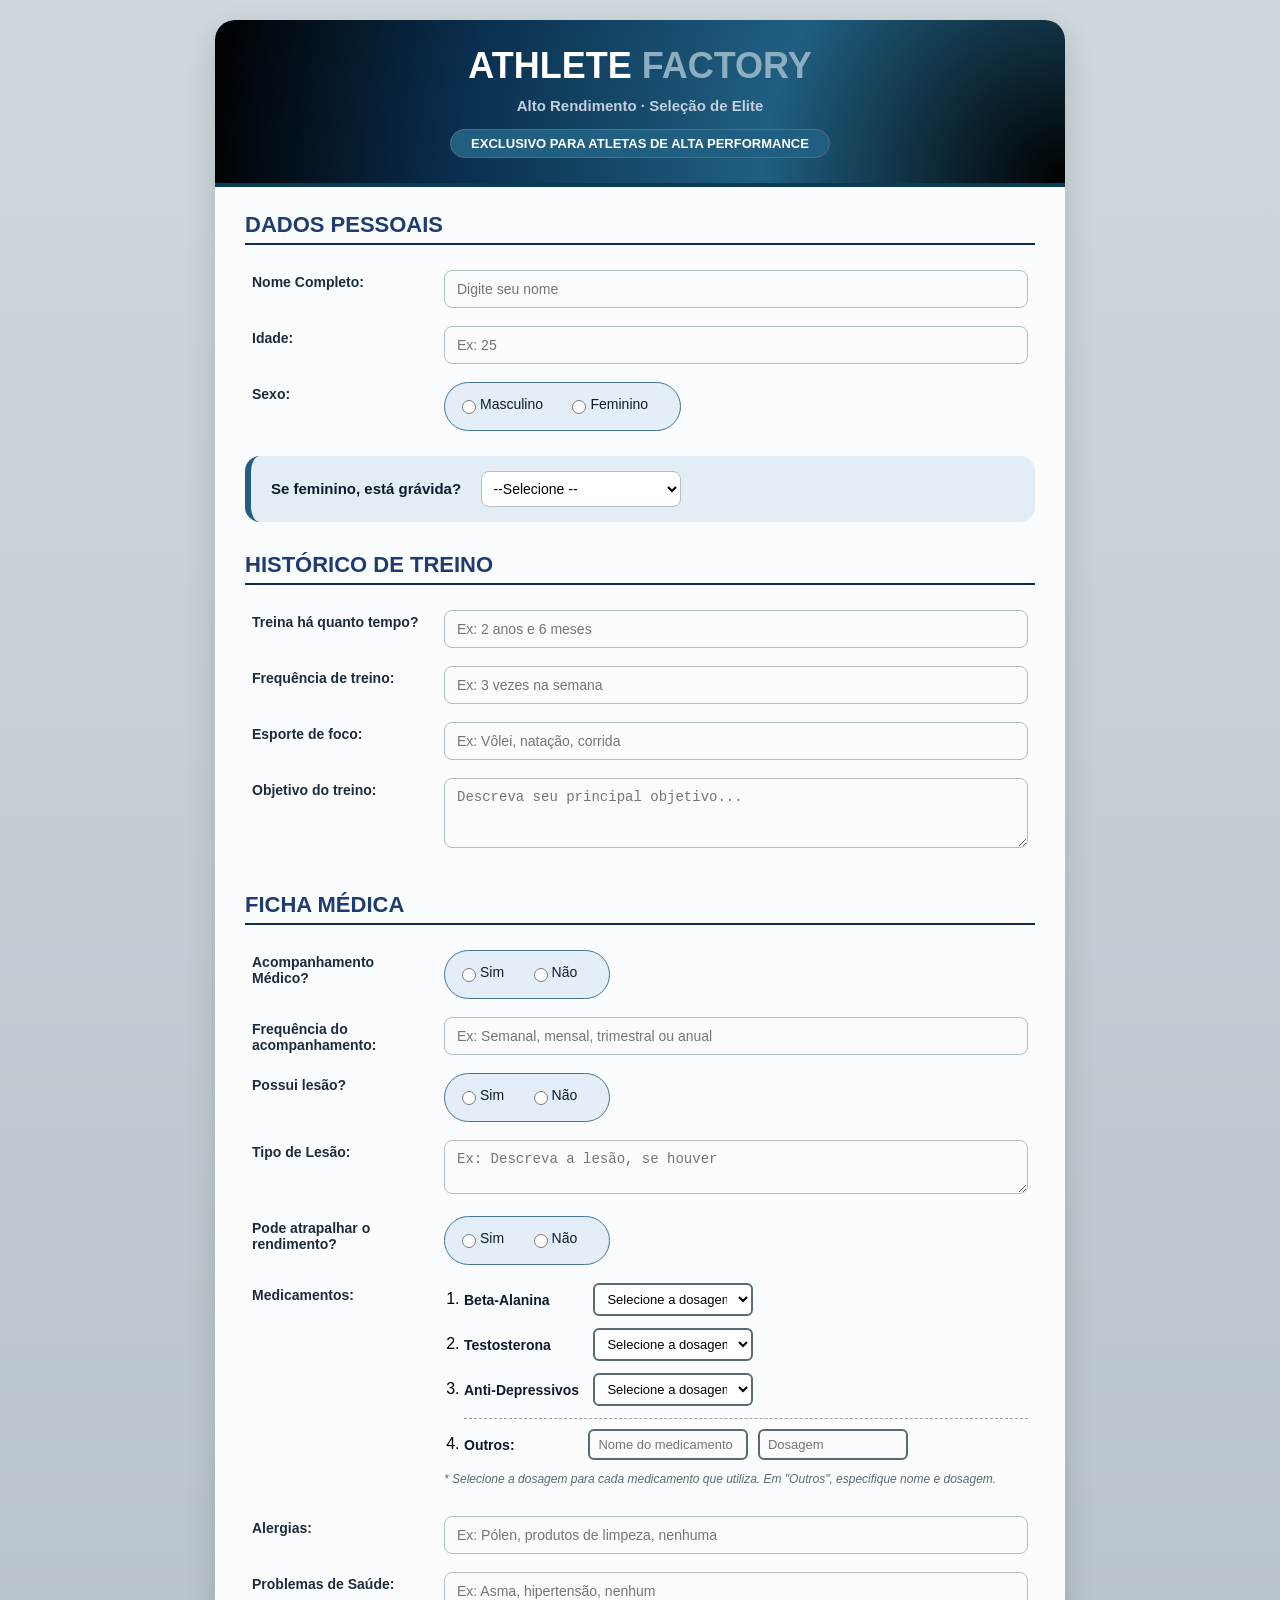
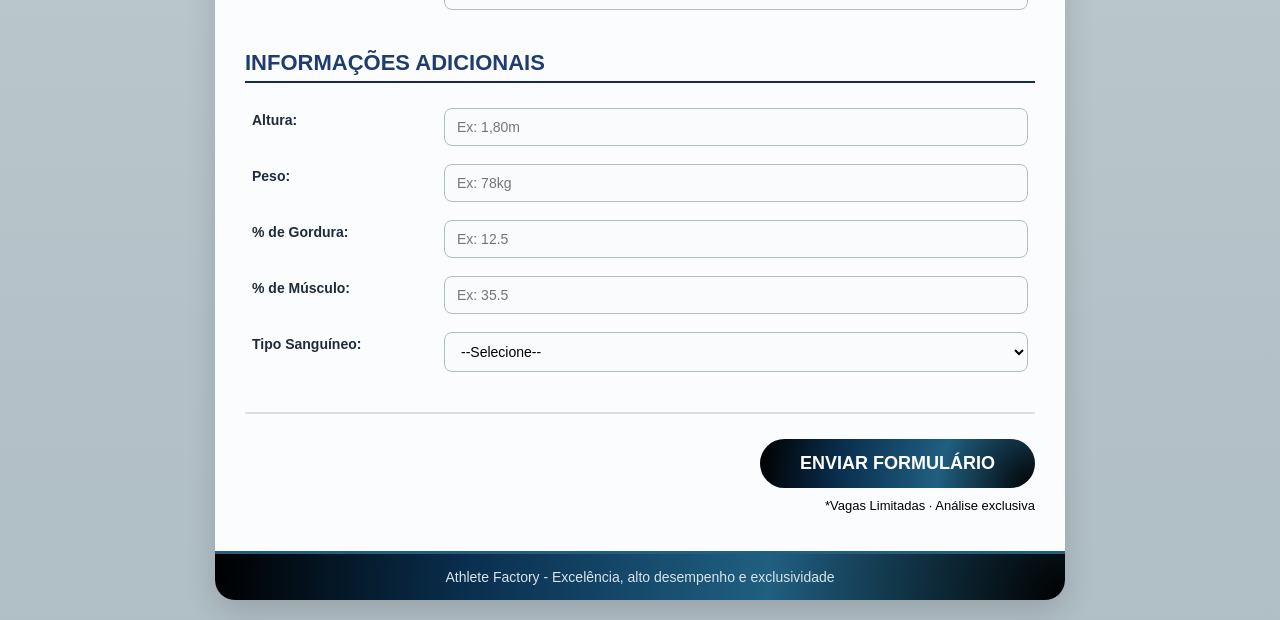
<file: listas.html>
<!DOCTYPE html>
<html lang="pt-BR">
<head>
    <meta charset="UTF-8">
    <title>Athlete Factory - Formulário</title>
    <style>

            /* CORPO DA PÁGINA */

        body {
            font-family: Arial, sans-serif;
            background: linear-gradient(to bottom, #cfd8dc, #b0bec5);
            margin: 0;
            padding: 20px;
            text-align: center;
        }

        /* CONTAINER PRINCIPAL E CABEÇALHO */

        .container {
            max-width: 850px;
            width: 100%;
            background: linear-gradient(to bottom, #ffffff, #f4f7f9);
            border-radius: 20px;
            box-shadow: 0 10px 30px rgba(0,0,0,0.15);
            margin: 0 auto;
            overflow: hidden;
        }

        .cabecalho {
            background: radial-gradient(circle at bottom right, #000000 0%, #205F81 35%, #0a2f4f 70%, #000000 100%);
            color: white;
            padding: 25px 30px;
            border-bottom: 4px solid #0b3a55;
            text-align: center;
        }

        .cabecalho h1 {
            margin: 0;
            font-size: 36px;
            font-weight: normal;
            text-align: center;
        }

        .cabecalho h1 strong {
            color: #8caec0;
            font-weight: bold;
        }

        .cabecalho p {
            margin: 10px 0 0;
            color: #c0d0dd;
            font-size: 15px;
            text-align: center;
        }

        .exclusivo {
            background-color: #205F81;
            color: white;
            padding: 6px 20px;
            border-radius: 30px;
            display: inline-block;
            margin-top: 15px;
            font-size: 13px;
            font-weight: bold;
            border: 1px solid #5A6B73;
        }

        /* ÁREA DO FORMS E TÍTULOS DAS SEÇÕES */

        .formulario {
            padding: 25px 30px;
            background: #fafcfd;
        }

        h2 {
            color: #1e3c72;
            border-bottom: 2px solid #122b57;
            padding-bottom: 5px;
            margin: 30px 0 15px 0;
            font-size: 22px;
            font-weight: bold;
            text-align: left;
        }

        h2:first-of-type {
            margin-top: 0;
        }

        /* TABELAS E CAMPOS DE SELEÇÃO*/

        table {
            width: 100%;
            margin-bottom: 15px;
        }

        td {
            padding: 8px 5px;
            vertical-align: top;
            text-align: left;
        }

        .rotulo {
            width: 180px;
            color: #1e2b3c;
            font-weight: bold;
            font-size: 14px;
            padding-top: 12px;
        }

        input, select, textarea {
            width: 100%;
            padding: 10px 12px;
            border: 1px solid #b0bec5;
            border-radius: 8px;
            font-size: 14px;
            background-color: #f9fbfc;
            box-sizing: border-box;
            transition: 0.2s ease;
        }

        input:focus, select:focus, textarea:focus {
            border-color: #2a5298;
            background-color: #ffffff;
            box-shadow: 0 0 0 2px rgba(42,82,152,0.15);
            outline: none;
        }

        /* GRUPOS DE SELEÇÃO, BOTÕES*/

        .radio-group {
            background-color: #e4eef8;
            padding: 6px 12px;
            border-radius: 31px;
            display: inline-block;
            border: 1px solid #487294;
            height: 35px;
            line-height: 30px;
            white-space: nowrap;
        }

        .radio-group label {
            margin-right: 20px;
            color: #0f1a2f;
            font-weight: 500;
            font-size: 14px;
            cursor: pointer;
        }

        .radio-group input[type="radio"] {
            width: 14px;
            height: 14px;
            margin-right: 4px;
            vertical-align: middle;
        }

        /* BLOCO PERGUNTA DE GRAVIDEZ E PEQUENOS TEXTOS */
        .gravidez {
            background-color: #e3edf5;
            padding: 15px 20px;
            border-radius: 15px;
            margin: 10px 0 20px 0;
            border-left: 6px solid #205F81;
            text-align: left;
        }

        .gravidez label {
            font-weight: bold;
            color: #0f1a2f;
            margin-right: 15px;
            font-size: 15px;
        }

        .gravidez select {
            width: auto;
            min-width: 200px;
            display: inline-block;
            background-color: white;
            padding: 8px;
        }

        .small-note {
            color: #5A6B73;
            font-size: 12px;
            margin-top: 8px;
            font-style: italic;
        }

        /* BOTÃO DE ENVIAR FORMULÁRIO E RODAPÉ*/
        .botao-area {
            text-align: right;
            margin-top: 30px;
            border-top: 2px solid #DCE0E1;
            padding-top: 25px;
        }

        .botao {
            background: radial-gradient(circle at bottom right, #000000 0%, #205F81 35%, #0a2f4f 70%, #000000 100%);
            color: white;
            border: none;
            padding: 14px 40px;
            border-radius: 50px;
            font-size: 18px;
            font-weight: bold;
            cursor: pointer;
            transition: 0.2s ease;
        }

        .botao:hover {
            transform: translateY(-2px);
            box-shadow: 0 6px 15px rgba(0,0,0,0.2);
        }

        .rodape-form {
            color: #000000;
            font-size: 13px;
            text-align: right;
            margin-top: 10px;
        }

        .rodape {
            background: radial-gradient(circle at bottom right, #000000 0%, #205F81 35%, #0a2f4f 70%, #000000 100%);
            color: #d6e4eb;
            text-align: center;
            padding: 15px;
            font-size: 14px;
            border-top: 3px solid #205F81;
        }

        /* LISTA DOS MEDICAMENTOS */
        .medicamentos-lista {
            margin: 0;
            padding-left: 20px;
        }

        .medicamentos-lista li {
            margin-bottom: 12px;
            list-style-type: decimal;
            
        }

        .med-nome {
            font-weight: bold;
            color: #0f1a2f;
            display: inline-block;
            width: 120px; 
            font-size: 14px;
            vertical-align: middle;
        }

        .dosagem-select {
            width: 160px; 
            padding: 6px 8px;
            border: 2px solid #5A6B73;
            border-radius: 6px;
            background-color: white;
            font-size: 13px;
            margin-left: 5px;
            vertical-align: middle;
        }

        .outros-item {
            margin-top: 8px;
            padding-top: 10px;
            border-top: 1px dashed #93A5AF;
            white-space: nowrap;
        }

        .outros-nome, .outros-dosagem {
            width: 150px;
            padding: 6px 8px;
            border: 2px solid #5A6B73;
            border-radius: 6px;
            font-size: 13px;
            margin-right: 5px;
            vertical-align: middle;
            display: inline-block; 
        }

        .outros-nome {
            width: 160px; 
        }      

    </style>
</head>    
<body>
    <div class="container">
        <div class="cabecalho">
            <h1><b>ATHLETE <strong>FACTORY</strong></b></h1>
            <p><b>Alto Rendimento · Seleção de Elite</b></p>
            <div class="exclusivo">EXCLUSIVO PARA ATLETAS DE ALTA PERFORMANCE</div>
        </div>

        <!--INTRODUÇÃO DO FORMS-->

    <div class="formulario">
        <form action="#" method="post">
            <h2>DADOS PESSOAIS</h2>
            <table>
                <tr>
                    <td class="rotulo">Nome Completo:</td>
                    <td><input type="text" name="nome" placeholder="Digite seu nome"></td>
                </tr>
                <tr>
                    <td class="rotulo">Idade:</td>
                    <td><input type="number" name="idade" min="14" max="75" placeholder="Ex: 25"></td>
                </tr>
                <tr>
                    <td class="rotulo">Sexo:</td>
                    <td>
                        <div class="radio-group">
                            <label><input type="radio" name="sexo" value="masculino">Masculino</label>
                            <label><input type="radio" name="sexo" value="feminino">Feminino</label>
                        </div>
                    </td>
                </tr>
            </table>

            <!--GRAVIDEZ (PARA SEXO FEMININO)-->
            <div class="gravidez">
                <label for="gravidez">Se feminino, está grávida?</label>
                <select name="gravidez" id="gravidez">
                    <option value="">--Selecione --</option>
                    <option value="">SIM</option>
                    <option value="">NÃO</option>
                </select>
            </div>

            <!--HISTORICO DE ATIVIDADES-->
            <h2> HISTÓRICO DE TREINO</h2>
            <table>
                <tr>
                <td class="rotulo">Treina há quanto tempo?</td>
                <td><input type="text" name="tempo" placeholder="Ex: 2 anos e 6 meses"></td>
                </tr>

                <tr>
                <td class="rotulo">Frequência de treino:</td>
                <td><input type="text" name="modalidade" placeholder="Ex: 3 vezes na semana"></td>
                </tr>

                <tr>
                <td class="rotulo">Esporte de foco:</td>
                <td><input type="text" name="esporte_foco" placeholder="Ex: Vôlei, natação, corrida"></td>
                </tr>

                <tr>
                <td class="rotulo">Objetivo do treino:</td>
                <td><textarea name="objetivo" rows="3" placeholder="Descreva seu principal objetivo..."></textarea></td>    
                </tr>
            </table>

            <!--FICHA MÉDICA-->
            <h2> FICHA MÉDICA</h2>
            <table>

                <tr>
                <td class="rotulo">Acompanhamento Médico?</td>
                <td>
                    <div class="radio-group">
                        <label><input type="radio" name="acompanhamento" value="sim">Sim</label>
                        <label><input type="radio" name="acompanhamento" value="nao">Não</label>
                    </div>  
                </td>
                </tr>

                <tr>
                <td class="rotulo">Frequência do acompanhamento:</td>
                <td><input type="text" name="frequencia" placeholder="Ex: Semanal, mensal, trimestral ou anual"></td>
                </tr>

                <tr>
                <td class="rotulo">Possui lesão?</td>
                <td>
                    <div class="radio-group">
                        <label><input type="radio" name="lesao" value="sim">Sim</label>
                        <label><input type="radio" name="lesao" value="nao">Não</label>
                    </div> 
                </td> 
                </tr>

                <tr>
                <td class="rotulo">Tipo de Lesão:</td>
                <td><textarea name="tipo_lesao" rows="2" placeholder="Ex: Descreva a lesão, se houver"></textarea></td>    
                </tr>

                <tr>
                <td class="rotulo">Pode atrapalhar o rendimento?</td>
                <td>
                    <div class="radio-group">
                        <label><input type="radio" name="atrapalha" value="sim">Sim</label>
                        <label><input type="radio" name="atrapalha" value="nao">Não</label>
                    </div> 
                </td> 
                </tr>

                <tr>
                <td class="rotulo">Medicamentos:</td>
                <td>
                    <ol class="medicamentos-lista">
                        <li>
                            <b class="med-nome">Beta-Alanina</b>
                            <select name="dosagem_beta" class="dosagem-select">
                                <option value="">Selecione a dosagem</option>
                                <option value="1g">1g</option>
                                <option value="3g">3g</option>
                                <option value="6g">6g</option>
                            </select>
                        </li>
                        <li>
                            <b class="med-nome">Testosterona</b>
                            <select name="dosagem_testo" class="dosagem-select">
                                <option value="">Selecione a dosagem</option>
                                <option value="200mg">200mg</option>
                                <option value="400mg">400mg</option>
                                <option value="600mg">600mg</option>
                            </select>
                        </li>
                        <li>
                            <b class="med-nome">Anti-Depressivos</b>
                            <select name="dosagem_anti" class="dosagem-select">
                                <option value="">Selecione a dosagem</option>
                                <option value="20mg">20mg</option>
                                <option value="50mg">50mg</option>
                                <option value="75mg">75mg</option>
                            </select>
                        </li>
                        <li class="outros-item">
                            <b class="med-nome">Outros:</b>
                            <input type="text" name="outros_med_nome" placeholder="Nome do medicamento" class="outros-nome">
                            <input type="text" name="outros_med_dosagem" placeholder="Dosagem" class="outros-dosagem">
                        </li>
                    </ol>
                    <p class="small-note" style="margin-top:8px;">* Selecione a dosagem para cada medicamento que utiliza. Em "Outros", especifique nome e dosagem.</p>
                </td>
                </tr>

                <tr>
                <td class="rotulo">Alergias:</td>
                <td><input type="text" name="alergias" placeholder="Ex: Pólen, produtos de limpeza, nenhuma"></td>
                </tr>

                <tr>
                <td class="rotulo">Problemas de Saúde:</td>
                <td><input type="text" name="problemas" placeholder="Ex: Asma, hipertensão, nenhum"></td>
                </tr>

            </table>

            <!--INFORMAÇÕES ADICIONAIS-->
            <h2> INFORMAÇÕES ADICIONAIS</h2>
            <table>
                <tr>
                <td class="rotulo">Altura:</td>
                <td><input type="text" name="altura" placeholder="Ex: 1,80m"></td>    
                </tr>

                <tr>
                <td class="rotulo">Peso:</td>
                <td><input type="text" name="peso" placeholder="Ex: 78kg"></td>
                </tr>

                <tr>
                <td class="rotulo">% de Gordura:</td>
                <td><input type="number" name="gordura" step="0.1" min="0" max="60" placeholder="Ex: 12.5"></td>
                </tr>

                <tr>
                <td class="rotulo">% de Músculo:</td>
                <td><input type="number" name="musculo" step="0.1" min="0" max="100" placeholder="Ex: 35.5"></td>
                </tr>

                <tr>
                <td class="rotulo">Tipo Sanguíneo:</td>    
                <td>
                    <select name="sangue">
                        <option value="">--Selecione--</option>
                        <option>A+</option>
                        <option>A-</option>
                        <option>B+</option>
                        <option>B-</option>
                        <option>AB+</option>
                        <option>AB-</option>
                        <option>O+</option>
                        <option>O-</option>
                    </select>
                </td>
                </tr>
            </table>

            <div class="botao-area">
                <button type="submit" class="botao">ENVIAR FORMULÁRIO</button>
            </div>
            <p class="rodape-form">*Vagas Limitadas · Análise exclusiva</p>
        </form>
    </div>
    
    <div class="rodape">
        Athlete Factory - Excelência, alto desempenho e exclusividade
    </div>
    
    </div>
</body>
</html>
</file>
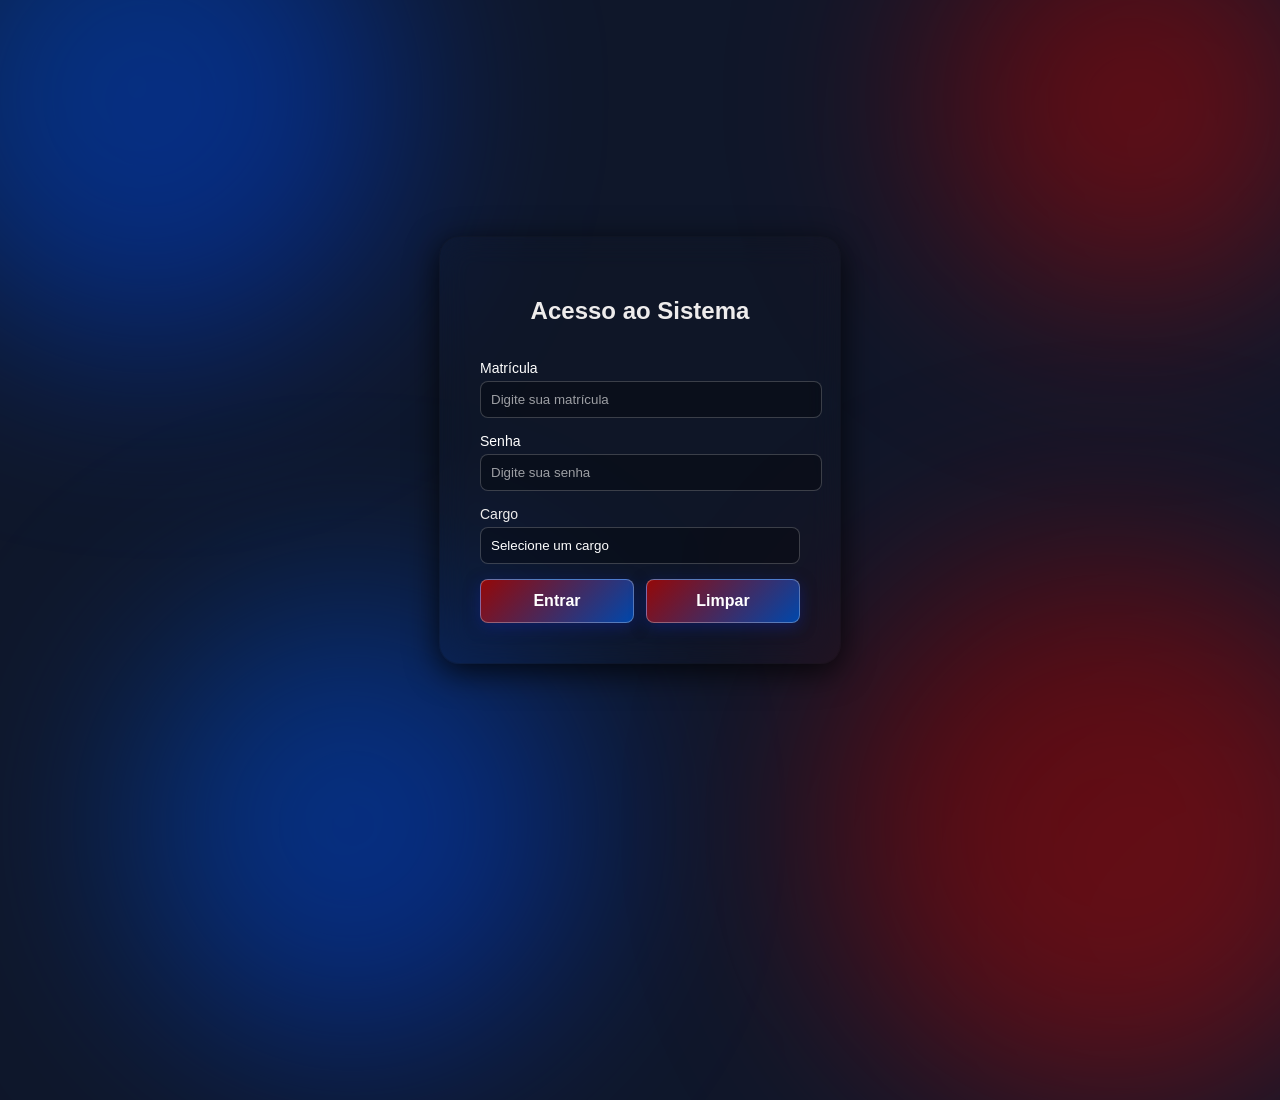
<file: login.html>
<!DOCTYPE html>
<html lang="pt-br">
<head>
    <meta charset="UTF-8">
    <meta name="viewport" content="width=device-width, initial-scale=1.0">
    <title>Login Interativo</title>
    <style>
        body {
            margin: 0;
            height: 100vh;
            display: flex;
            justify-content: center;
            align-items: center;
            background: #0f172a;
            font-family: Arial, sans-serif;
            overflow: hidden;
        }

        .blob {
            position: absolute;
            border-radius: 50%;
            filter: blur(100px);
            z-index: -1;
            opacity: 0.6;
            animation: moveLiquid 5s infinite alternate ease-in-out;
        }

        .blob1 {
            width: 500px;
            height: 500px;
            background: linear-gradient(135deg, #0047ab, #0038d1);
            top: -150px;
            left: -100px;
            animation-duration: 5s;
        }

        .blob2 {
            width: 400px;
            height: 400px;
            background: linear-gradient(135deg, #800000, #b30e0e);
            top: -100px;
            right: -50px;
            animation-delay: 5s;
        }

        .blob3 {
            width: 450px;
            height: 450px;
            background: linear-gradient(135deg, #0047ab, #0038d1);
            bottom: -150px;
            left: 10%;
            animation-delay: 5s;
        }

        .blob4 {
            width: 550px;
            height: 550px;
            background: linear-gradient(135deg, #800000, #b30e0e);
            bottom: -200px;
            right: -100px;
            animation-delay: -15s;
        }

        @keyframes moveLiquid {
            0% {
                transform: translate(0, 0) scale(1) rotate(0deg);
            }
            33% {
                transform: translate(50px, 80px) scale(1.1) rotate(20deg);
            }
            66% {
                transform: translate(-30px, 40px) scale(0.9) rotate(-10deg);
            }
            100% {
                transform: translate(20px, -20px) scale(1.05) rotate(10deg);
            }
        }

        .container {
            background: rgba(20, 20, 20, 0.1);
            backdrop-filter: blur(15px);
            border: 1px solid rgba(15, 15, 15, 0.2);
            border-radius: 20px;
            padding: 40px;
            box-shadow: 0 8px 32px rgba(0, 0, 0, 0.767);
            width: 320px;
            color: rgb(238, 236, 236);
        }

        h2 {
            text-align: center;
            margin-bottom: 35px;
        }

        .input-group {
            margin-bottom: 15px;
            color: white;
        }

        label {
            display: block;
            margin-bottom: 5px;
            font-size: 14px;
        }

        input, select {
            width: 100%;
            padding: 10px;
            border-radius: 8px;
            border: 1px solid rgba(255, 255, 255, 0.2);
            background: rgba(0, 0, 0, 0.3);
            color: white;
            outline: none;
            appearance: none;
            -webkit-appearance: none;
        }

        select option {
            background-color: #1e293b;
            color: white;
            padding: 10px;
        }

        input::placeholder {
            color: rgba(255, 255, 255, 0.6);
        }

        .button-group {
            display: flex;
            gap: 12px;
            margin-top: 15px;
            width: 100%;
        }

        button {
            flex: 1;
            padding: 12px;
            border-radius: 8px;
            border: 1px solid rgba(255, 255, 255, 0.3);
            background: linear-gradient(135deg, #940808, #0047ab, #0038d1, #b30e0e);
            background-size: 300% 300%;
            color: white;
            font-weight: bold;
            font-size: 16px;
            cursor: pointer;
            outline: none;
            box-shadow: 0 4px 15px rgba(15, 34, 141, 0.5);
            transition: all 0.4s ease;
            animation: liquidGradient 6s ease infinite;
        }

        button:hover {
            transform: translateY(-2px);
            box-shadow: 0 6px 20px rgba(8, 18, 155, 0.8);
        }

        button:active {
            transform: translateY(1px);
        }

        @keyframes liquidGradient {
            0% { background-position: 0% 50%; }
            50% { background-position: 100% 50%; }
            100% { background-position: 0% 50%; }
        }
    </style>
</head>
<body>

    <div class="blob blob1"></div>
    <div class="blob blob2"></div>
    <div class="blob blob3"></div>
    <div class="blob blob4"></div>

    <div class="container">
        <form id="loginForm">
            <h2>Acesso ao Sistema</h2>

            <div class="input-group">
                <label for="matricula">Matrícula</label>
                <input type="text" id="matricula" placeholder="Digite sua matrícula">
            </div>

            <div class="input-group">
                <label for="senha">Senha</label>
                <input type="password" id="senha" placeholder="Digite sua senha">
            </div>

            <div class="selection-group">
                <label for="cargo">Cargo</label>
                <select id="cargo">
                    <option value="">Selecione um cargo</option>
                    <option value="Diretor">Diretor</option>
                    <option value="Professor">Professor</option>
                    <option value="Aluno">Aluno</option>
                </select>
            </div>

            <div class="button-group">
                <button type="submit">Entrar</button>
                <button type="reset">Limpar</button>
            </div>
        </form>
    </div>

    <script>
        const form = document.getElementById('loginForm');

        form.addEventListener('submit', function(event) {
            event.preventDefault();

            const matricula = document.getElementById('matricula').value;
            const senha = document.getElementById('senha').value;
            const cargo = document.getElementById('cargo').value;

            if (matricula === '' || senha === '' || cargo === '') {
                alert("Erro: Por favor, preencha todos os campos!");
            } else {
                alert(`Bem-vindo! \nMatrícula: ${matricula} \nCargo: ${cargo}`);
            }
        });
    </script>

</body>
</html>
</file>
<file: style.css>
/* =============================================
   PORTFÓLIO ACADÊMICO | MENU LIQUID GLASS (APPLE)
   Fundo gradiente, sidebars duplas, cards com brilho
   ============================================= */

* {
  margin: 0;
  padding: 0;
  box-sizing: border-box;
}

body {
  font-family: 'Inter', system-ui, -apple-system, BlinkMacSystemFont, 'Segoe UI', sans-serif;
  background: #03000c;
  color: #f0f3ff;
  line-height: 1.5;
  overflow-x: hidden;
}

/* Fundo gradiente azul → roxo */
.gradient-aurora {
  position: fixed;
  top: 0;
  left: 0;
  width: 100%;
  height: 100%;
  z-index: -2;
  background: linear-gradient(135deg, #07122a 0%, #181340 50%, #0c0a2a 100%);
}

/* ===== MENU LIQUID GLASS (APPLE) ===== */
.apple-glass {
  background: rgba(15, 20, 35, 0.65);
  backdrop-filter: blur(20px) saturate(180%);
  border-bottom: 1px solid rgba(255, 255, 255, 0.1);
  position: sticky;
  top: 0;
  z-index: 1000;
  padding: 0.7rem 2rem;
}
.nav-container {
  max-width: 1400px;
  margin: 0 auto;
  display: flex;
  justify-content: space-between;
  align-items: center;
  flex-wrap: wrap;
  gap: 1.5rem;
}
.logo {
  display: flex;
  align-items: center;
  gap: 0.5rem;
  font-size: 1.4rem;
  font-weight: 600;
  letter-spacing: -0.3px;
}
.logo i {
  color: #60a5fa;
  font-size: 1.6rem;
}
.menu-apple {
  display: flex;
  gap: 1.8rem;
  list-style: none;
  margin: 0;
  padding: 0;
}
.menu-apple a {
  text-decoration: none;
  color: #f0f3fc;
  font-weight: 500;
  font-size: 0.95rem;
  padding: 0.5rem 0;
  transition: all 0.2s ease;
  text-transform: capitalize;
}
.menu-apple a:hover {
  color: #a78bfa;
}
.menu-apple .active a {
  color: #a78bfa;
  border-bottom: 2px solid #a78bfa;
}
.dropdown-apple {
  position: relative;
}
.submenu-apple {
  position: absolute;
  top: 100%;
  left: 0;
  background: rgba(20, 25, 45, 0.95);
  backdrop-filter: blur(20px);
  list-style: none;
  padding: 0.6rem 0;
  border-radius: 20px;
  border: 1px solid rgba(255,255,255,0.1);
  min-width: 210px;
  opacity: 0;
  visibility: hidden;
  transform: translateY(10px);
  transition: 0.2s;
  z-index: 200;
}
.dropdown-apple:hover .submenu-apple {
  opacity: 1;
  visibility: visible;
  transform: translateY(0);
}
.submenu-apple li {
  margin: 0;
}
.submenu-apple a {
  display: block;
  padding: 0.5rem 1.2rem;
  font-size: 0.85rem;
  white-space: nowrap;
}
.submenu-apple a:hover {
  background: #6d28d9;
  color: white;
}

/* ===== LAYOUT DASHBOARD (SIDEBARS) ===== */
.layout {
  max-width: 1400px;
  margin: 2rem auto;
  padding: 0 24px;
  display: flex;
  gap: 2rem;
  align-items: flex-start;
}

.sidebar {
  flex: 0 0 280px;
  background: rgba(20, 22, 45, 0.55);
  backdrop-filter: blur(12px);
  border-radius: 32px;
  border: 1px solid rgba(96,165,250,0.2);
  padding: 1.2rem 1rem;
  position: sticky;
  top: 90px;
  transition: all 0.2s;
}
.sidebar:hover {
  box-shadow: 0 0 14px rgba(96, 165, 250, 0.3), 0 0 0 1px rgba(167, 139, 250, 0.2);
}
.sidebar-header {
  text-align: center;
  padding-bottom: 1rem;
  border-bottom: 1px dashed rgba(167,139,250,0.4);
  margin-bottom: 1rem;
}
.sidebar-header i {
  font-size: 1.8rem;
  background: linear-gradient(135deg, #38bdf8, #a78bfa);
  -webkit-background-clip: text;
  background-clip: text;
  color: transparent;
}
.sidebar-header h3 {
  font-size: 1.1rem;
  font-weight: 500;
  margin: 0.5rem 0 0.2rem;
  text-transform: capitalize;
}
.sidebar-header p {
  font-size: 0.7rem;
  color: #b9c7f0;
  text-transform: capitalize;
}
.project-list {
  display: flex;
  flex-direction: column;
  gap: 0.8rem;
}
.project-card {
  display: flex;
  align-items: center;
  gap: 1rem;
  background: rgba(25, 28, 55, 0.6);
  border-radius: 20px;
  padding: 0.7rem 1rem;
  text-decoration: none;
  transition: all 0.2s;
  border: 1px solid transparent;
}
.project-card:hover {
  background: rgba(55, 65, 105, 0.7);
  border-color: rgba(167,139,250,0.5);
  transform: translateX(4px);
  box-shadow: 0 0 12px rgba(96,165,250,0.4);
}
.card-icon {
  font-size: 1.5rem;
  background: linear-gradient(135deg, #60a5fa, #c084fc);
  -webkit-background-clip: text;
  background-clip: text;
  color: transparent;
  min-width: 32px;
  text-align: center;
}
.card-info strong {
  display: block;
  font-size: 0.85rem;
  font-weight: 600;
  color: #f0f3ff;
  text-transform: capitalize;
}
.card-info span {
  font-size: 0.65rem;
  color: #b9c7f0;
  text-transform: lowercase;
}
.sidebar-footer {
  margin-top: 1.5rem;
  text-align: center;
  font-size: 0.7rem;
  color: #9aa8d4;
  border-top: 1px dashed rgba(96,165,250,0.3);
  padding-top: 1rem;
}

/* Conteúdo central */
.main-content {
  flex: 1;
  min-width: 0;
}
.hero-minimal {
  margin-bottom: 2rem;
}
.tag {
  font-size: 0.7rem;
  text-transform: uppercase;
  letter-spacing: 2px;
  background: rgba(167,139,250,0.2);
  padding: 0.2rem 0.8rem;
  border-radius: 40px;
  display: inline-block;
  margin-bottom: 1rem;
  color: #c4b5fd;
}
.hero-minimal h1 {
  font-size: 2.5rem;
  font-weight: 700;
  letter-spacing: -1px;
  margin-bottom: 1rem;
  text-transform: capitalize;
}
.gradient {
  background: linear-gradient(135deg, #60a5fa, #c084fc);
  background-clip: text;
  -webkit-background-clip: text;
  color: transparent;
}
.hero-minimal p {
  max-width: 550px;
  color: #cbd5f0;
  font-size: 0.95rem;
  margin-bottom: 1.5rem;
}
.stats {
  display: flex;
  gap: 1.8rem;
  font-size: 0.8rem;
  color: #b9c7f0;
}
.stats i { margin-right: 6px; color: #60a5fa; }

.info-cards-mini {
  display: flex;
  flex-wrap: wrap;
  gap: 1.5rem;
  margin: 2rem 0 1rem;
  padding: 1rem 0;
  border-top: 1px solid rgba(96,165,250,0.2);
  border-bottom: 1px solid rgba(96,165,250,0.2);
}
.info-mini {
  flex: 1;
  min-width: 180px;
  display: flex;
  gap: 1rem;
  align-items: flex-start;
  transition: all 0.2s;
  padding: 0.5rem;
  border-radius: 20px;
}
.info-mini i {
  font-size: 1.5rem;
  color: #a78bfa;
  opacity: 0.8;
}
.info-mini h4 {
  font-size: 0.9rem;
  font-weight: 600;
  margin-bottom: 0.2rem;
  text-transform: capitalize;
}
.info-mini p {
  font-size: 0.75rem;
  color: #cbd5f0;
}
.info-mini:hover {
  box-shadow: 0 0 12px rgba(96,165,250,0.3), 0 0 0 1px rgba(167,139,250,0.2);
  background: rgba(25,30,55,0.4);
}

.github-card-mini {
  display: flex;
  align-items: center;
  gap: 1rem;
  background: rgba(25, 30, 55, 0.6);
  backdrop-filter: blur(8px);
  border-radius: 28px;
  padding: 0.8rem 1.2rem;
  margin: 1rem 0 0.5rem;
  border: 1px solid rgba(96,165,250,0.3);
  transition: all 0.2s;
}
.github-card-mini:hover {
  box-shadow: 0 0 12px rgba(96,165,250,0.4);
}
.github-card-mini i {
  font-size: 1.8rem;
  color: #c084fc;
}
.github-card-mini .github-info {
  flex: 1;
}
.github-card-mini h4 {
  font-size: 0.9rem;
  margin-bottom: 0.2rem;
  text-transform: capitalize;
}
.github-card-mini p {
  font-size: 0.7rem;
  color: #b9c7f0;
}
.github-link-mini {
  background: rgba(96,165,250,0.2);
  padding: 0.3rem 0.8rem;
  border-radius: 40px;
  font-size: 0.7rem;
  color: white;
  text-decoration: none;
  display: inline-flex;
  align-items: center;
  gap: 0.4rem;
  transition: 0.2s;
}
.github-link-mini:hover {
  background: #6d28d9;
  transform: translateX(3px);
}

footer {
  text-align: center;
  padding: 2rem 1rem 1rem;
  margin-top: 1rem;
  color: #7f8db0;
  font-size: 0.7rem;
  border-top: 1px solid rgba(96,165,250,0.2);
}
.footer-icons {
  margin-top: 0.5rem;
  display: flex;
  justify-content: center;
  gap: 1rem;
  font-size: 0.8rem;
  opacity: 0.5;
}

::-webkit-scrollbar {
  width: 4px;
}
::-webkit-scrollbar-track {
  background: #0f0a2a;
}
::-webkit-scrollbar-thumb {
  background: #a78bfa;
  border-radius: 10px;
}

/* Responsividade */
@media (max-width: 1000px) {
  .layout {
    flex-wrap: wrap;
  }
  .sidebar {
    flex: 1 1 280px;
    position: static;
    top: 0;
  }
  .sidebar-left, .sidebar-right {
    order: 1;
  }
  .main-content {
    order: 0;
    width: 100%;
  }
}
@media (max-width: 850px) {
  .apple-glass .nav-container {
    flex-direction: column;
    align-items: stretch;
  }
  .menu-apple {
    flex-wrap: wrap;
    gap: 1rem;
    justify-content: center;
  }
  .submenu-apple {
    position: static;
    opacity: 1;
    visibility: visible;
    transform: none;
    background: transparent;
    backdrop-filter: none;
    border: none;
    padding: 0;
    margin-top: 0.3rem;
    box-shadow: none;
  }
  .dropdown-apple:hover .submenu-apple {
    transform: none;
  }
  .submenu-apple a {
    white-space: normal;
    padding: 0.2rem 0;
  }
}
@media (max-width: 600px) {
  .menu-apple a {
    font-size: 0.85rem;
  }
  .hero-minimal h1 {
    font-size: 1.8rem;
  }
  .stats {
    flex-direction: column;
    gap: 0.5rem;
  }
  .info-cards-mini {
    flex-direction: column;
  }
}

/* Fundo gradiente animado (ondulação suave, mais escuro) */
.gradient-aurora {
  position: fixed;
  top: 0;
  left: 0;
  width: 100%;
  height: 100%;
  z-index: -2;
  background: linear-gradient(135deg, #010518, #0a0820, #140a20, #050210);
  background-size: 300% 300%;
  animation: waveBg 16s ease infinite alternate;
}

@keyframes waveBg {
  0% {
    background-position: 0% 50%;
  }
  25% {
    background-position: 50% 30%;
  }
  50% {
    background-position: 100% 50%;
  }
  75% {
    background-position: 50% 70%;
  }
  100% {
    background-position: 0% 50%;
  }
}

/* Ícones flutuantes com opacidade ainda mais baixa (0.08) para não poluir */
.float-icon {
  position: fixed;
  font-size: 2rem;
  opacity: 0.08;
  z-index: -1;
  pointer-events: none;
  animation: floatIcon 22s infinite alternate ease-in-out;
  color: #60a5fa;
}
.float-icon.second {
  top: 70%;
  left: 5%;
  font-size: 2.4rem;
  animation-duration: 18s;
  color: #a78bfa;
}
.float-icon.third {
  bottom: 10%;
  right: 8%;
  font-size: 1.8rem;
  animation-duration: 24s;
  color: #38bdf8;
}
.float-icon.fourth {
  top: 30%;
  left: 85%;
  font-size: 1.5rem;
  animation-duration: 28s;
  color: #c084fc;
}
.float-icon.fifth {
  top: 45%;
  left: 90%;
  font-size: 2rem;
  animation-duration: 22s;
  color: #a78bfa;
}
.float-icon.sixth {
  bottom: 30%;
  left: -2%;
  font-size: 2.2rem;
  animation-duration: 26s;
  color: #38bdf8;
}
.float-icon.spider-icon {
  bottom: 8%;
  left: 3%;
  color: #dc2626;
  font-size: 2rem;
}
.float-icon.lightning-icon {
  top: 15%;
  right: 4%;
  color: #fbbf24;
  font-size: 2rem;
  animation-duration: 19s;
}

/* A animação floatIcon permanece igual */
@keyframes floatIcon {
  0% {
    transform: translate(0, 0) rotate(0deg);
  }
  100% {
    transform: translate(-30px, -35px) rotate(8deg);
  }
}
</file>
